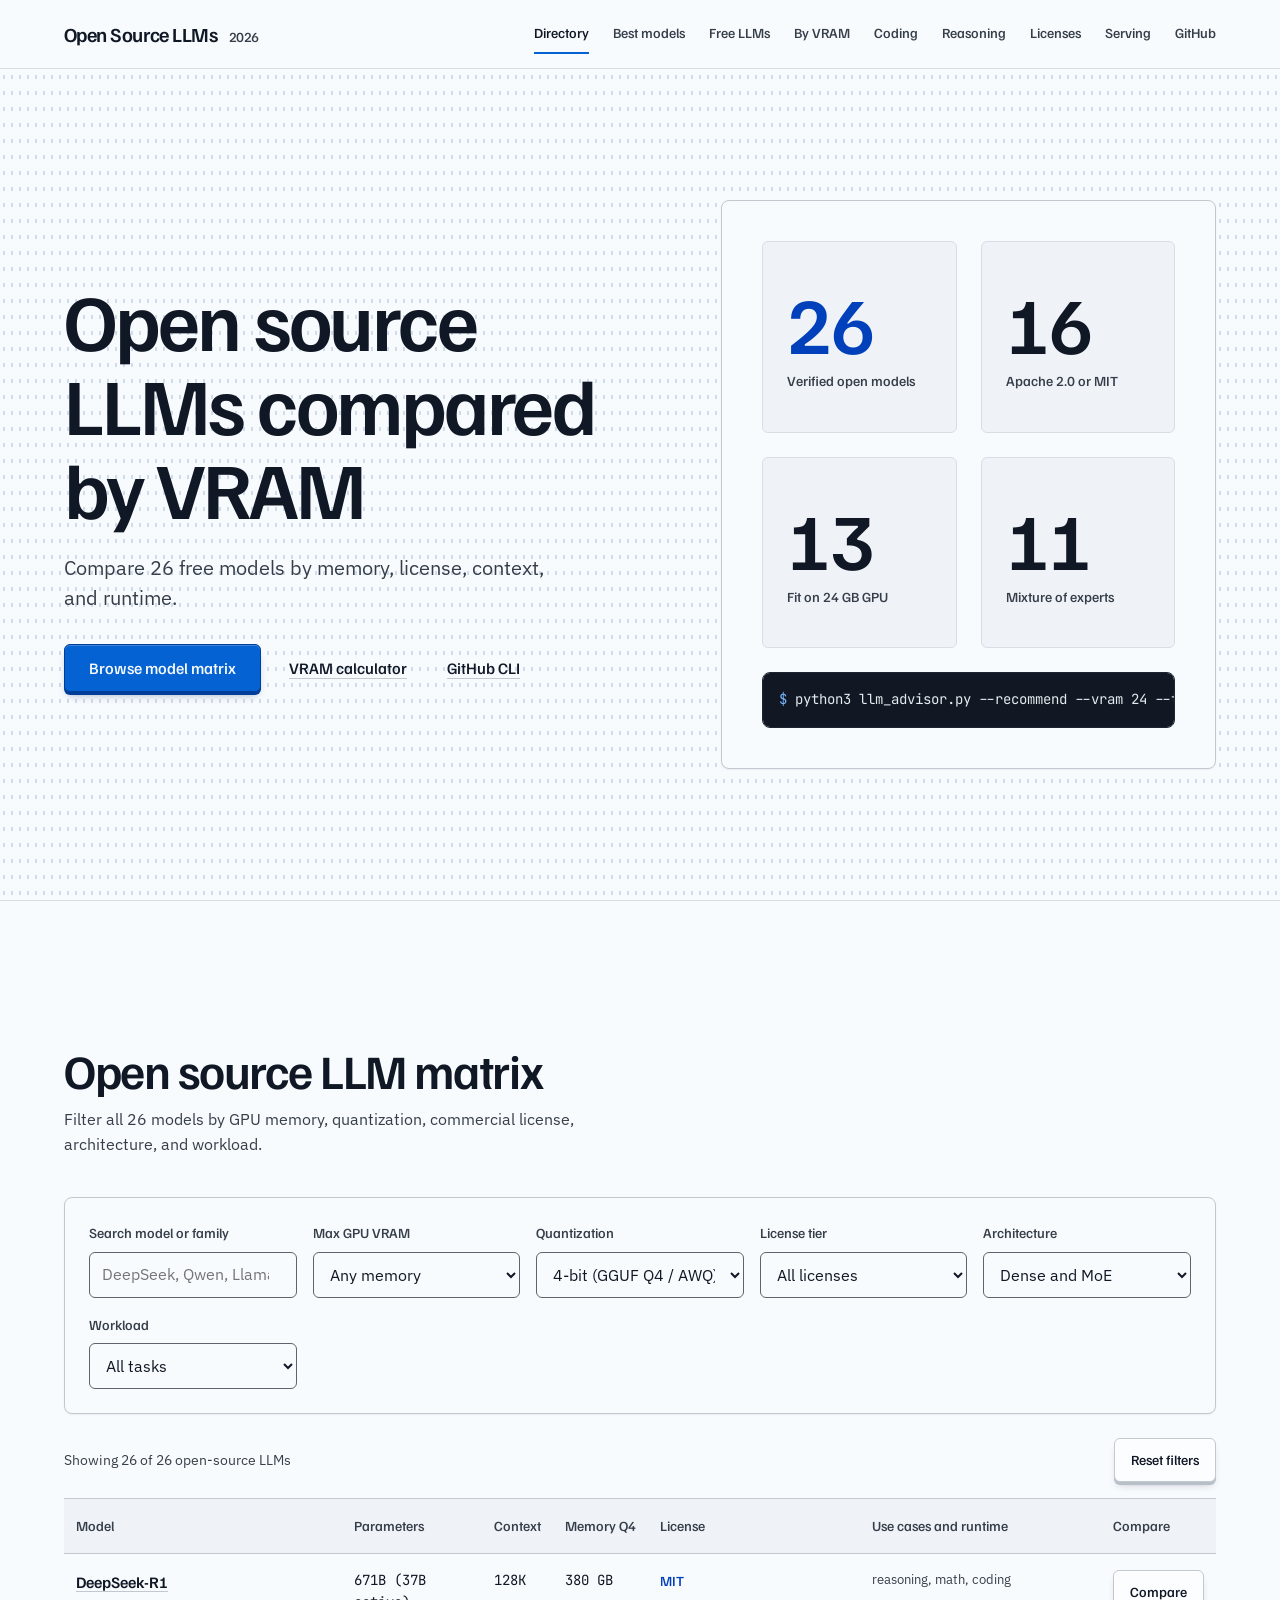
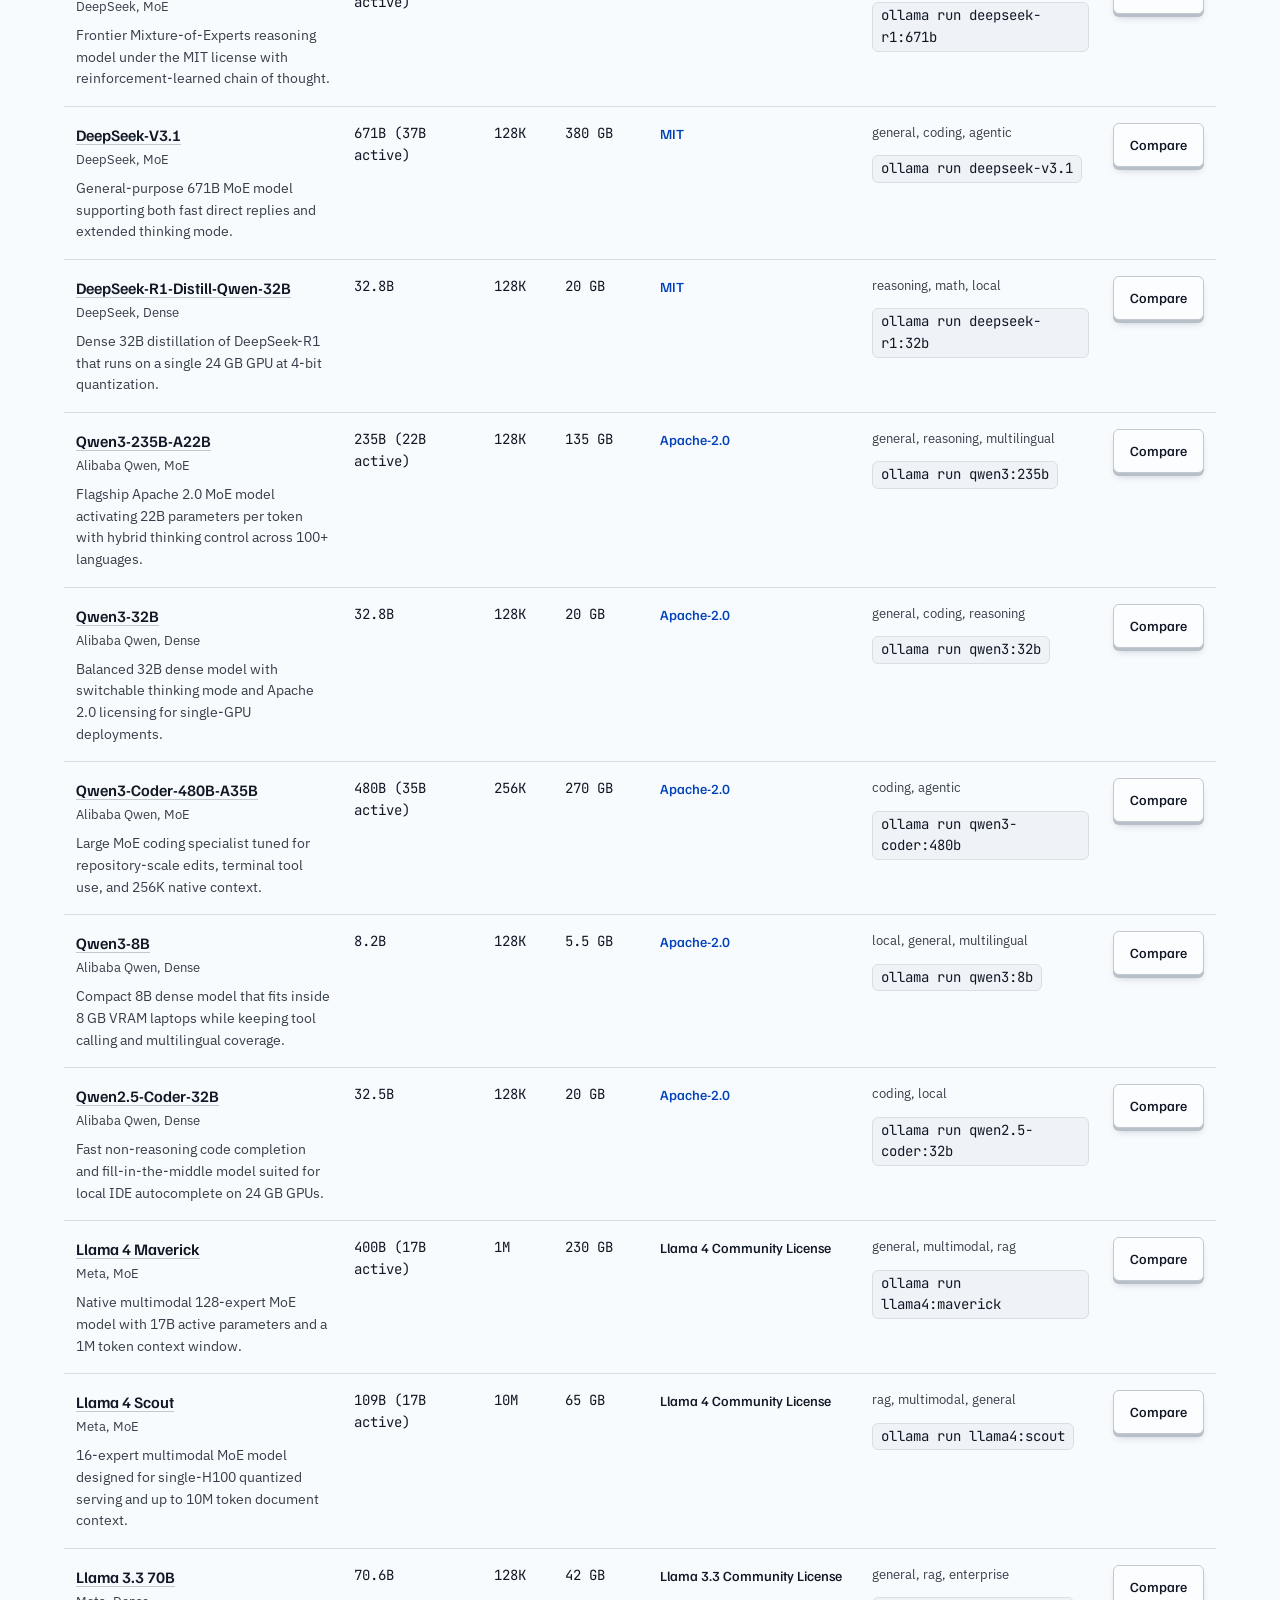
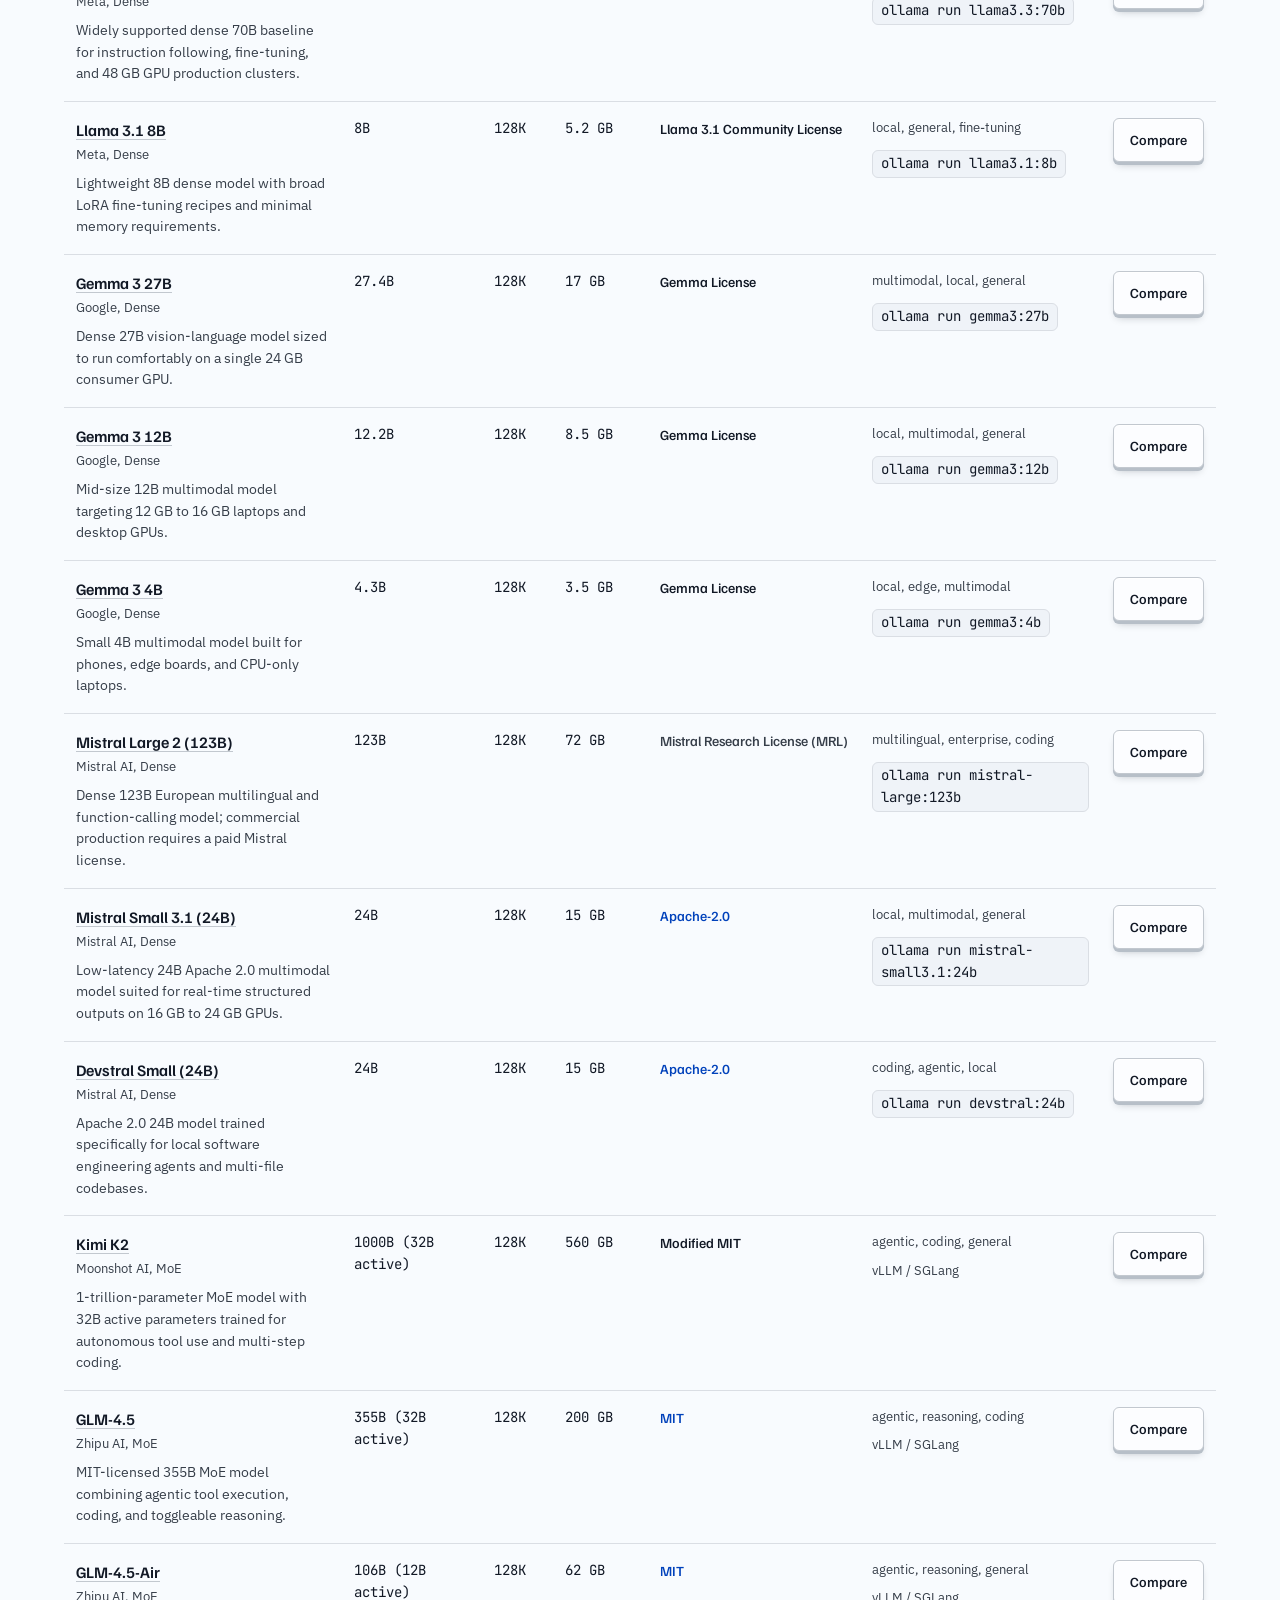
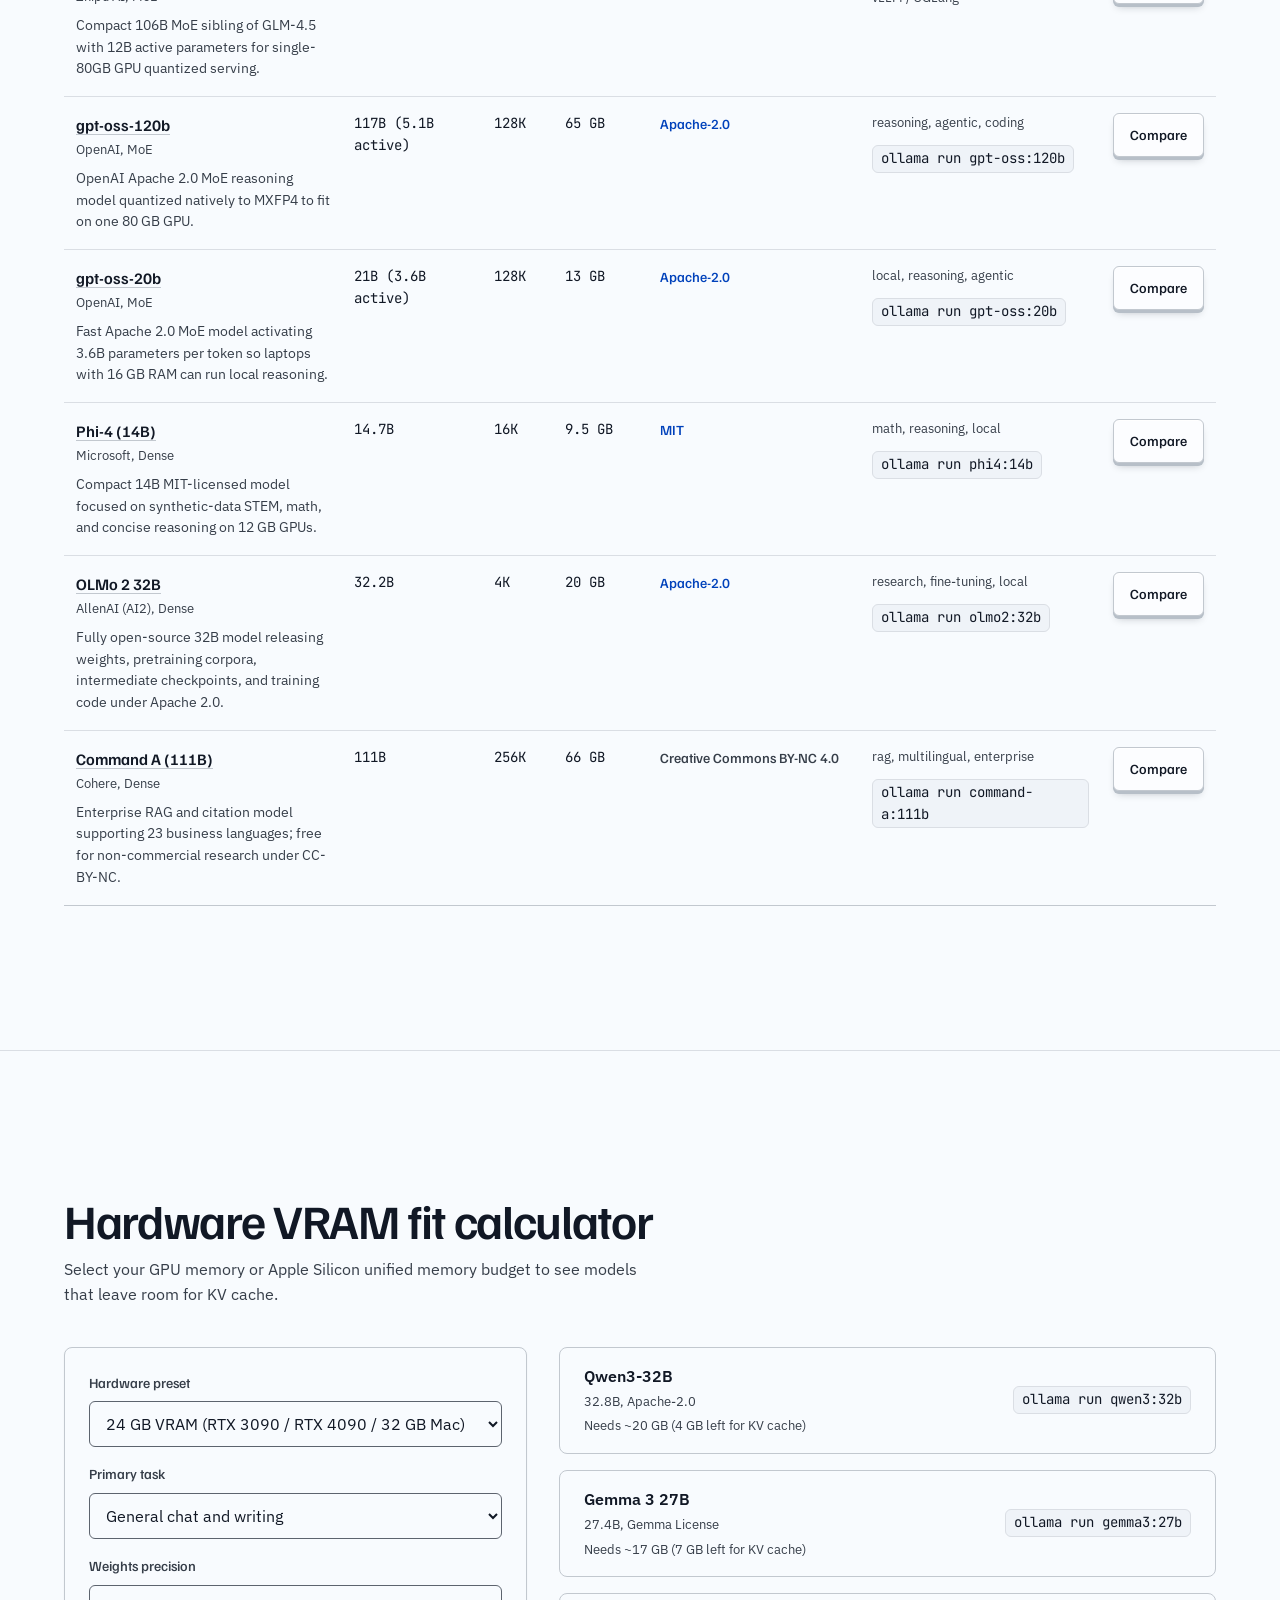
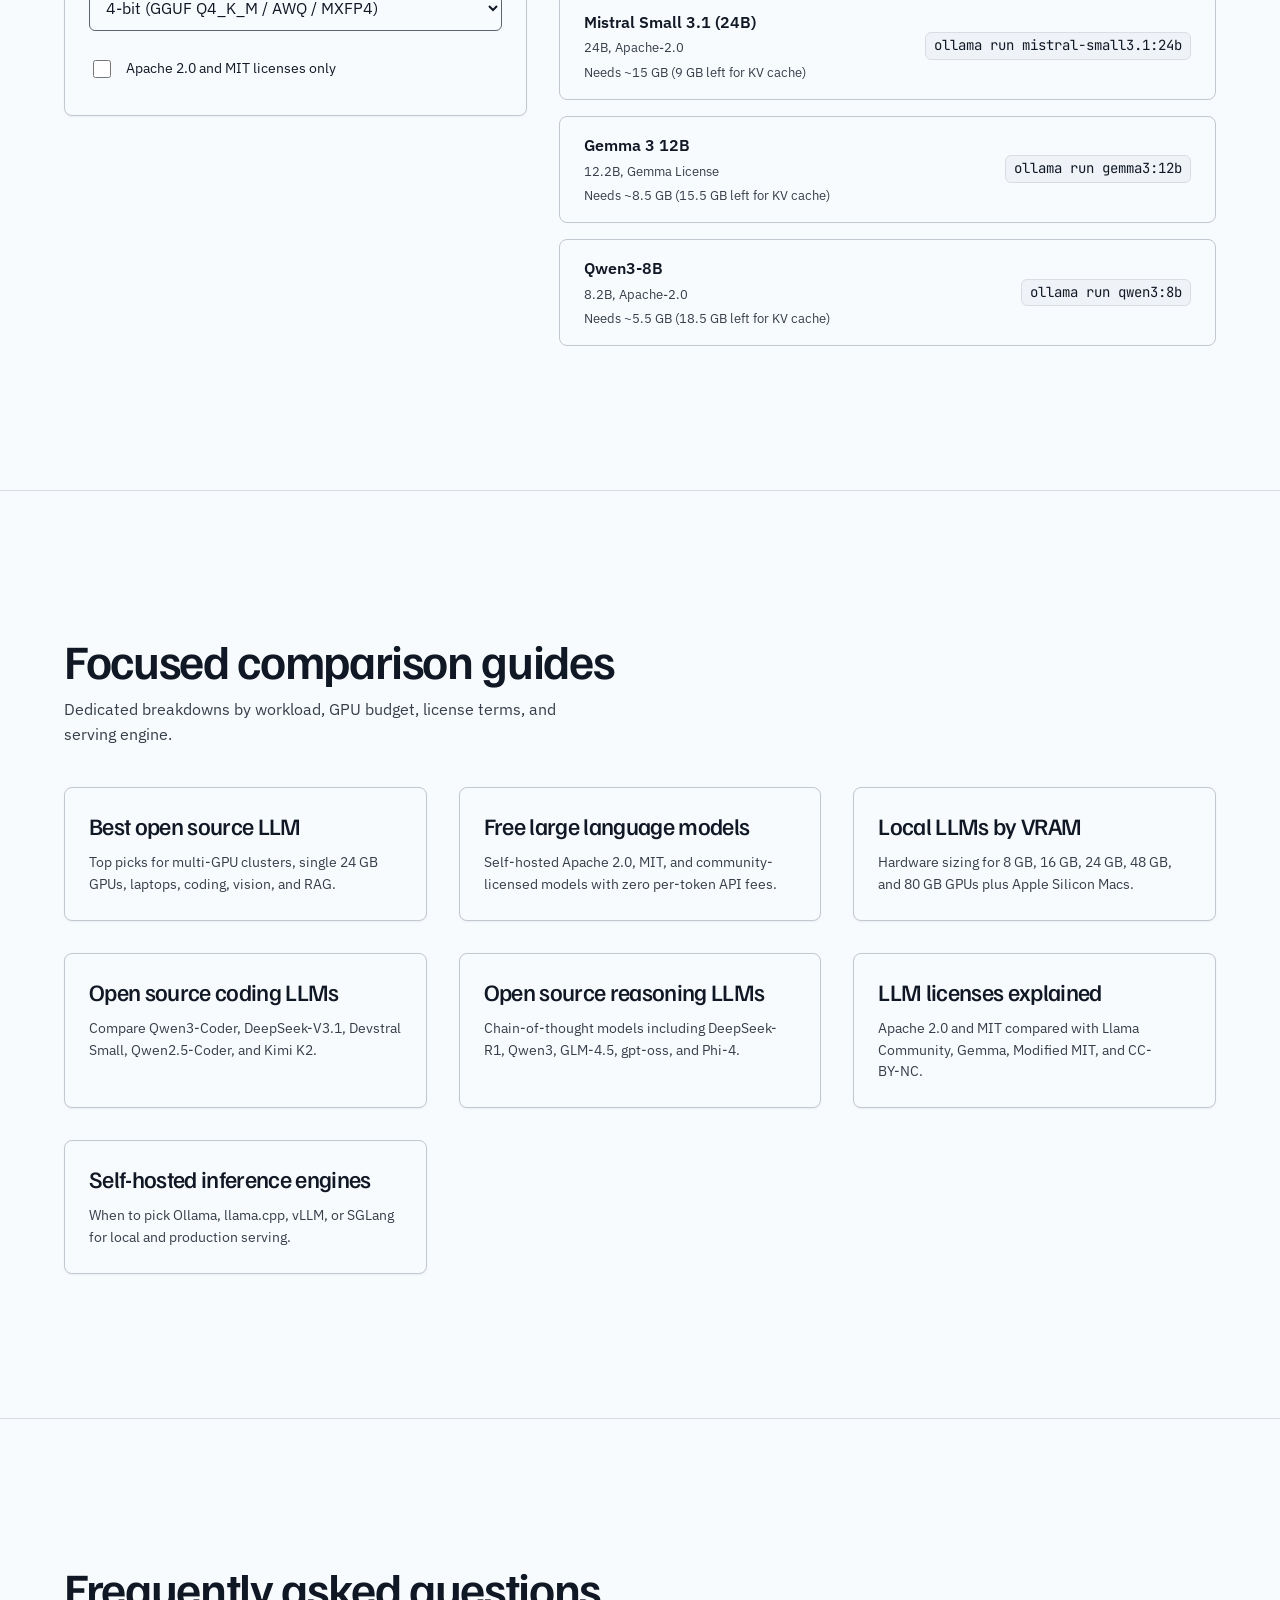
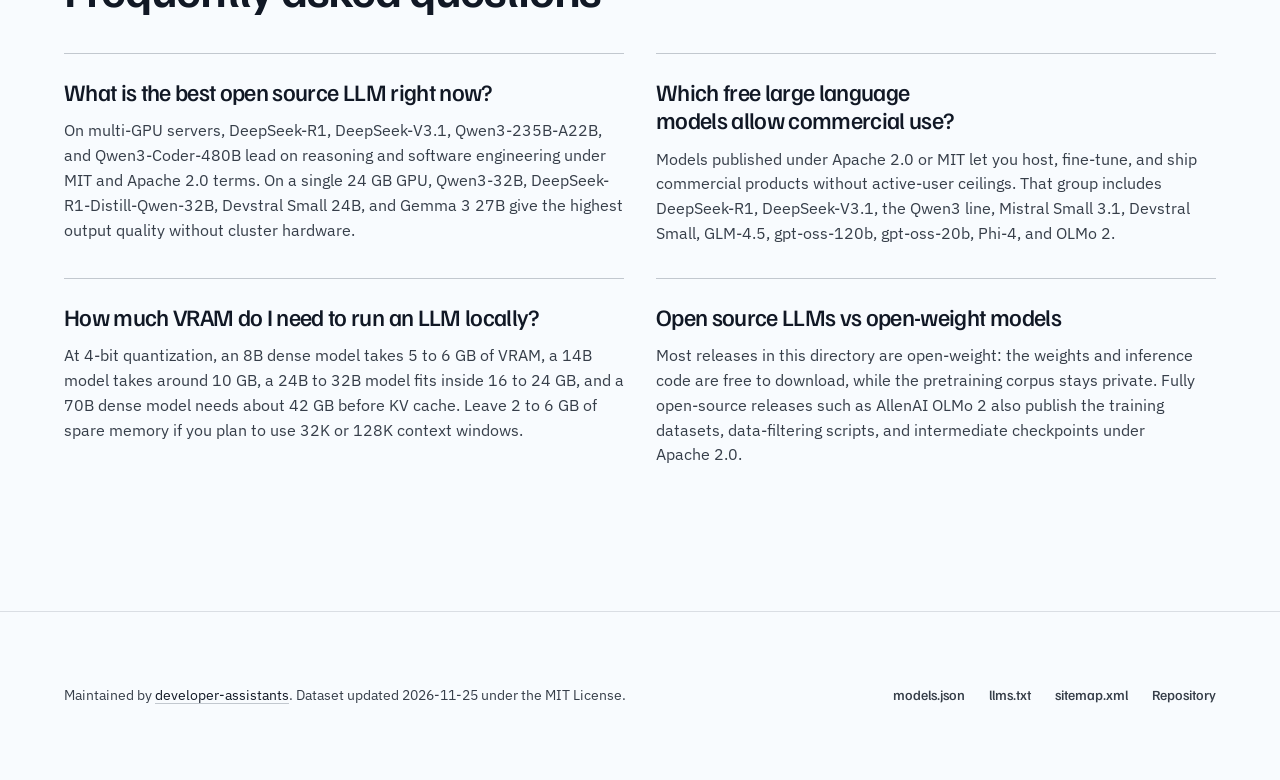
<file: docs/index.html>
<!DOCTYPE html>
<html lang="en">
<head>
  <meta charset="utf-8">
  <meta name="viewport" content="width=device-width, initial-scale=1">
  <meta name="google-site-verification" content="HqgfQrEQATXaycciOAu8GzuJP8BSRHtaR1JrgBtnApU" />
  <title>Open Source LLMs Directory &amp; Comparison (2026) | Free Large Language Models</title>
  <meta name="description" content="Compare 26 open source LLMs and free large language models by VRAM, license, context window, coding, and reasoning. Interactive hardware calculator and Python CLI.">
  <link rel="canonical" href="https://developer-assistants.github.io/open-source-llms/">
  <meta property="og:title" content="Open Source LLMs Directory &amp; Comparison (2026) | Free Large Language Models">
  <meta property="og:description" content="Compare 26 open source LLMs and free large language models by VRAM, license, context window, coding, and reasoning. Interactive hardware calculator and Python CLI.">
  <meta property="og:type" content="website">
  <meta property="og:url" content="https://developer-assistants.github.io/open-source-llms/">
  <meta property="og:image" content="https://developer-assistants.github.io/open-source-llms/assets/preview.svg">
  <meta name="twitter:card" content="summary_large_image">
  <meta name="twitter:title" content="Open Source LLMs Directory &amp; Comparison (2026) | Free Large Language Models">
  <meta name="twitter:description" content="Compare 26 open source LLMs and free large language models by VRAM, license, context window, coding, and reasoning. Interactive hardware calculator and Python CLI.">
  <meta name="twitter:image" content="https://developer-assistants.github.io/open-source-llms/assets/preview.svg">
  <link rel="icon" href="./assets/favicon.svg" type="image/svg+xml">
  <link rel="preconnect" href="https://fonts.googleapis.com">
  <link rel="preconnect" href="https://fonts.gstatic.com" crossorigin>
  <link href="https://fonts.googleapis.com/css2?family=Familjen+Grotesk:wght@500;600&family=IBM+Plex+Sans:wght@400;500&family=JetBrains+Mono:wght@400;500&display=swap" rel="stylesheet">
  <link rel="stylesheet" href="./styles/site.css">
  <script type="application/ld+json">
{
  "@context": "https://schema.org",
  "@graph": [
    {
      "@type": "Dataset",
      "name": "Open Source LLMs Directory (2026)",
      "description": "Structured directory comparing 26 open source LLMs and free large language models by parameter count, VRAM requirement, context window, license, and inference runtime.",
      "url": "https://developer-assistants.github.io/open-source-llms/",
      "license": "https://opensource.org/licenses/MIT",
      "dateModified": "2026-11-25",
      "creator": {
        "@type": "Organization",
        "name": "developer-assistants",
        "url": "https://github.com/developer-assistants"
      }
    },
    {
      "@type": "FAQPage",
      "mainEntity": [
        {
          "@type": "Question",
          "name": "What is the best open source LLM right now?",
          "acceptedAnswer": {
            "@type": "Answer",
            "text": "For multi-GPU reasoning and coding clusters, DeepSeek-R1, DeepSeek-V3.1, Qwen3-235B-A22B, and Qwen3-Coder-480B lead under MIT and Apache 2.0 licenses. For a single 24 GB consumer GPU, Qwen3-32B, DeepSeek-R1-Distill-Qwen-32B, Devstral Small 24B, and Gemma 3 27B give the strongest local performance."
          }
        },
        {
          "@type": "Question",
          "name": "Which free large language models allow unrestricted commercial use?",
          "acceptedAnswer": {
            "@type": "Answer",
            "text": "Models under Apache 2.0 or MIT licenses allow commercial hosting, fine-tuning, and product integration without monthly active user caps. Examples include DeepSeek-R1, DeepSeek-V3.1, Qwen3, Mistral Small 3.1, Devstral Small, GLM-4.5, gpt-oss-120b, gpt-oss-20b, Phi-4, and OLMo 2."
          }
        },
        {
          "@type": "Question",
          "name": "How much VRAM do I need to run an open source LLM locally?",
          "acceptedAnswer": {
            "@type": "Answer",
            "text": "At 4-bit quantization (Q4_K_M or AWQ), an 8B model needs roughly 5 to 6 GB of VRAM, a 14B model needs about 10 GB, a 24B to 32B model fits inside 16 to 24 GB, and a 70B dense model requires around 42 GB plus space for the KV cache."
          }
        },
        {
          "@type": "Question",
          "name": "What is the difference between open source LLMs and open-weight models?",
          "acceptedAnswer": {
            "@type": "Answer",
            "text": "Open-weight models publish downloadable weights and inference code, often under Apache 2.0, MIT, or custom community licenses, without releasing the full pretraining corpus. Truly open-source models like OLMo 2 release weights, training datasets, intermediate checkpoints, and training recipes together."
          }
        }
      ]
    }
  ]
}
  </script>
</head>
<body>
  <header class="site-header">
    <div class="container site-header__inner">
      <a class="brand" href="./index.html">
        <span>Open Source LLMs</span>
        <span class="brand__year">2026</span>
      </a>
      <nav class="nav" aria-label="Primary">
        <a href="./index.html" aria-current="page">Directory</a><a href="./best-open-source-llm.html">Best models</a><a href="./free-large-language-models.html">Free LLMs</a><a href="./local-llms-by-vram.html">By VRAM</a><a href="./open-source-coding-llms.html">Coding</a><a href="./open-source-reasoning-llms.html">Reasoning</a><a href="./open-source-llm-licenses.html">Licenses</a><a href="./self-hosted-llm-inference.html">Serving</a><a href="https://github.com/developer-assistants/open-source-llms" target="_blank" rel="noopener">GitHub</a>
      </nav>
    </div>
  </header>
  <main>
    <section class="hero">
      <div class="container hero__grid">
        <div class="hero__copy">
          <h1>Open source LLMs compared by VRAM</h1>
          <p class="lead">Compare 26 free models by memory, license, context, and runtime.</p>
          <div class="hero__actions">
            <a class="key key--primary" href="#directory">Browse model matrix</a>
            <a class="action-link" href="#vram-calculator">VRAM calculator</a>
            <a class="action-link" href="https://github.com/developer-assistants/open-source-llms" target="_blank" rel="noopener">GitHub CLI</a>
          </div>
        </div>

        <aside class="cut bench" aria-label="Dataset summary">
          <div class="bench__cell">
            <span class="bench__figure bench__figure--accent">26</span>
            <span class="bench__label">Verified open models</span>
          </div>
          <div class="bench__cell">
            <span class="bench__figure">16</span>
            <span class="bench__label">Apache 2.0 or MIT</span>
          </div>
          <div class="bench__cell">
            <span class="bench__figure">13</span>
            <span class="bench__label">Fit on 24 GB GPU</span>
          </div>
          <div class="bench__cell">
            <span class="bench__figure">11</span>
            <span class="bench__label">Mixture of experts</span>
          </div>
          <div class="bench__cell--wide graphite cli-strip">
            <span class="token">$</span> python3 llm_advisor.py --recommend --vram 24 --task coding
          </div>
        </aside>
      </div>
    </section>

    <section class="section" id="directory">
      <div class="container">
        <div class="section-head">
          <h2>Open source LLM matrix</h2>
          <p>Filter all 26 models by GPU memory, quantization, commercial license, architecture, and workload.</p>
        </div>

        <form class="cut filter-bar" onsubmit="return false;">
          <div class="field">
            <label for="filter-search">Search model or family</label>
            <input id="filter-search" type="search" placeholder="DeepSeek, Qwen, Llama, 32B...">
          </div>
          <div class="field">
            <label for="filter-vram">Max GPU VRAM</label>
            <select id="filter-vram">
              <option value="">Any memory</option>
              <option value="8">Up to 8 GB (Laptop)</option>
              <option value="16">Up to 16 GB (RTX 4060 Ti / Mac)</option>
              <option value="24">Up to 24 GB (RTX 3090 / 4090)</option>
              <option value="48">Up to 48 GB (A6000 / L40S)</option>
              <option value="80">Up to 80 GB (A100 / H100)</option>
              <option value="256">Up to 256 GB (Multi-GPU)</option>
            </select>
          </div>
          <div class="field">
            <label for="filter-precision">Quantization</label>
            <select id="filter-precision">
              <option value="q4">4-bit (GGUF Q4 / AWQ)</option>
              <option value="fp16">16-bit (FP16 / BF16)</option>
            </select>
          </div>
          <div class="field">
            <label for="filter-license">License tier</label>
            <select id="filter-license">
              <option value="">All licenses</option>
              <option value="permissive-oss">Apache 2.0 / MIT</option>
              <option value="community-commercial">Community Commercial</option>
              <option value="non-commercial-research">Research / Non-Commercial</option>
            </select>
          </div>
          <div class="field">
            <label for="filter-arch">Architecture</label>
            <select id="filter-arch">
              <option value="">Dense and MoE</option>
              <option value="Dense">Dense</option>
              <option value="MoE">Mixture-of-Experts (MoE)</option>
            </select>
          </div>
          <div class="field">
            <label for="filter-task">Workload</label>
            <select id="filter-task">
              <option value="">All tasks</option>
              <option value="coding">Coding</option>
              <option value="reasoning">Reasoning and math</option>
              <option value="agentic">Agentic tool use</option>
              <option value="local">Local and laptop</option>
              <option value="rag">Long-context RAG</option>
              <option value="vision">Vision and multimodal</option>
              <option value="open_data">Open training data</option>
            </select>
          </div>
        </form>

        <div class="toolbar">
          <span id="result-count">Showing 26 of 26 open-source LLMs</span>
          <button type="button" class="key key--sm" id="filter-reset">Reset filters</button>
        </div>

        <div class="table-wrap">
          <table>
            <thead>
              <tr>
                <th>Model</th>
                <th>Parameters</th>
                <th>Context</th>
                <th>Memory Q4</th>
                <th>License</th>
                <th>Use cases and runtime</th>
                <th>Compare</th>
              </tr>
            </thead>
            <tbody id="models-tbody">
          <tr>
            <td>
              <span class="model-name"><a href="https://huggingface.co/deepseek-ai/DeepSeek-R1" target="_blank" rel="noopener">DeepSeek-R1</a></span>
              <span class="model-meta">DeepSeek, MoE</span>
              <div class="model-summary">Frontier Mixture-of-Experts reasoning model under the MIT license with reinforcement-learned chain of thought.</div>
            </td>
            <td class="mono num">671B (37B active)</td>
            <td class="mono num">128K</td>
            <td class="mono num">380 GB</td>
            <td><span class="status-text status-text--oss">MIT</span></td>
            <td><div class="tag-list">reasoning, math, coding</div><code class="run-cmd">ollama run deepseek-r1:671b</code></td>
            <td><button type="button" class="key key--sm" data-compare-id="deepseek-r1">Compare</button></td>
          </tr>
          <tr>
            <td>
              <span class="model-name"><a href="https://huggingface.co/deepseek-ai/DeepSeek-V3.1" target="_blank" rel="noopener">DeepSeek-V3.1</a></span>
              <span class="model-meta">DeepSeek, MoE</span>
              <div class="model-summary">General-purpose 671B MoE model supporting both fast direct replies and extended thinking mode.</div>
            </td>
            <td class="mono num">671B (37B active)</td>
            <td class="mono num">128K</td>
            <td class="mono num">380 GB</td>
            <td><span class="status-text status-text--oss">MIT</span></td>
            <td><div class="tag-list">general, coding, agentic</div><code class="run-cmd">ollama run deepseek-v3.1</code></td>
            <td><button type="button" class="key key--sm" data-compare-id="deepseek-v3-1">Compare</button></td>
          </tr>
          <tr>
            <td>
              <span class="model-name"><a href="https://huggingface.co/deepseek-ai/DeepSeek-R1-Distill-Qwen-32B" target="_blank" rel="noopener">DeepSeek-R1-Distill-Qwen-32B</a></span>
              <span class="model-meta">DeepSeek, Dense</span>
              <div class="model-summary">Dense 32B distillation of DeepSeek-R1 that runs on a single 24 GB GPU at 4-bit quantization.</div>
            </td>
            <td class="mono num">32.8B</td>
            <td class="mono num">128K</td>
            <td class="mono num">20 GB</td>
            <td><span class="status-text status-text--oss">MIT</span></td>
            <td><div class="tag-list">reasoning, math, local</div><code class="run-cmd">ollama run deepseek-r1:32b</code></td>
            <td><button type="button" class="key key--sm" data-compare-id="deepseek-r1-distill-qwen-32b">Compare</button></td>
          </tr>
          <tr>
            <td>
              <span class="model-name"><a href="https://huggingface.co/Qwen/Qwen3-235B-A22B" target="_blank" rel="noopener">Qwen3-235B-A22B</a></span>
              <span class="model-meta">Alibaba Qwen, MoE</span>
              <div class="model-summary">Flagship Apache 2.0 MoE model activating 22B parameters per token with hybrid thinking control across 100+ languages.</div>
            </td>
            <td class="mono num">235B (22B active)</td>
            <td class="mono num">128K</td>
            <td class="mono num">135 GB</td>
            <td><span class="status-text status-text--oss">Apache-2.0</span></td>
            <td><div class="tag-list">general, reasoning, multilingual</div><code class="run-cmd">ollama run qwen3:235b</code></td>
            <td><button type="button" class="key key--sm" data-compare-id="qwen3-235b-a22b">Compare</button></td>
          </tr>
          <tr>
            <td>
              <span class="model-name"><a href="https://huggingface.co/Qwen/Qwen3-32B" target="_blank" rel="noopener">Qwen3-32B</a></span>
              <span class="model-meta">Alibaba Qwen, Dense</span>
              <div class="model-summary">Balanced 32B dense model with switchable thinking mode and Apache 2.0 licensing for single-GPU deployments.</div>
            </td>
            <td class="mono num">32.8B</td>
            <td class="mono num">128K</td>
            <td class="mono num">20 GB</td>
            <td><span class="status-text status-text--oss">Apache-2.0</span></td>
            <td><div class="tag-list">general, coding, reasoning</div><code class="run-cmd">ollama run qwen3:32b</code></td>
            <td><button type="button" class="key key--sm" data-compare-id="qwen3-32b">Compare</button></td>
          </tr>
          <tr>
            <td>
              <span class="model-name"><a href="https://huggingface.co/Qwen/Qwen3-Coder-480B-A35B-Instruct" target="_blank" rel="noopener">Qwen3-Coder-480B-A35B</a></span>
              <span class="model-meta">Alibaba Qwen, MoE</span>
              <div class="model-summary">Large MoE coding specialist tuned for repository-scale edits, terminal tool use, and 256K native context.</div>
            </td>
            <td class="mono num">480B (35B active)</td>
            <td class="mono num">256K</td>
            <td class="mono num">270 GB</td>
            <td><span class="status-text status-text--oss">Apache-2.0</span></td>
            <td><div class="tag-list">coding, agentic</div><code class="run-cmd">ollama run qwen3-coder:480b</code></td>
            <td><button type="button" class="key key--sm" data-compare-id="qwen3-coder-480b">Compare</button></td>
          </tr>
          <tr>
            <td>
              <span class="model-name"><a href="https://huggingface.co/Qwen/Qwen3-8B" target="_blank" rel="noopener">Qwen3-8B</a></span>
              <span class="model-meta">Alibaba Qwen, Dense</span>
              <div class="model-summary">Compact 8B dense model that fits inside 8 GB VRAM laptops while keeping tool calling and multilingual coverage.</div>
            </td>
            <td class="mono num">8.2B</td>
            <td class="mono num">128K</td>
            <td class="mono num">5.5 GB</td>
            <td><span class="status-text status-text--oss">Apache-2.0</span></td>
            <td><div class="tag-list">local, general, multilingual</div><code class="run-cmd">ollama run qwen3:8b</code></td>
            <td><button type="button" class="key key--sm" data-compare-id="qwen3-8b">Compare</button></td>
          </tr>
          <tr>
            <td>
              <span class="model-name"><a href="https://huggingface.co/Qwen/Qwen2.5-Coder-32B-Instruct" target="_blank" rel="noopener">Qwen2.5-Coder-32B</a></span>
              <span class="model-meta">Alibaba Qwen, Dense</span>
              <div class="model-summary">Fast non-reasoning code completion and fill-in-the-middle model suited for local IDE autocomplete on 24 GB GPUs.</div>
            </td>
            <td class="mono num">32.5B</td>
            <td class="mono num">128K</td>
            <td class="mono num">20 GB</td>
            <td><span class="status-text status-text--oss">Apache-2.0</span></td>
            <td><div class="tag-list">coding, local</div><code class="run-cmd">ollama run qwen2.5-coder:32b</code></td>
            <td><button type="button" class="key key--sm" data-compare-id="qwen2-5-coder-32b">Compare</button></td>
          </tr>
          <tr>
            <td>
              <span class="model-name"><a href="https://huggingface.co/meta-llama/Llama-4-Maverick-17B-128E-Instruct" target="_blank" rel="noopener">Llama 4 Maverick</a></span>
              <span class="model-meta">Meta, MoE</span>
              <div class="model-summary">Native multimodal 128-expert MoE model with 17B active parameters and a 1M token context window.</div>
            </td>
            <td class="mono num">400B (17B active)</td>
            <td class="mono num">1M</td>
            <td class="mono num">230 GB</td>
            <td><span class="status-text status-text--community">Llama 4 Community License</span></td>
            <td><div class="tag-list">general, multimodal, rag</div><code class="run-cmd">ollama run llama4:maverick</code></td>
            <td><button type="button" class="key key--sm" data-compare-id="llama-4-maverick">Compare</button></td>
          </tr>
          <tr>
            <td>
              <span class="model-name"><a href="https://huggingface.co/meta-llama/Llama-4-Scout-17B-16E-Instruct" target="_blank" rel="noopener">Llama 4 Scout</a></span>
              <span class="model-meta">Meta, MoE</span>
              <div class="model-summary">16-expert multimodal MoE model designed for single-H100 quantized serving and up to 10M token document context.</div>
            </td>
            <td class="mono num">109B (17B active)</td>
            <td class="mono num">10M</td>
            <td class="mono num">65 GB</td>
            <td><span class="status-text status-text--community">Llama 4 Community License</span></td>
            <td><div class="tag-list">rag, multimodal, general</div><code class="run-cmd">ollama run llama4:scout</code></td>
            <td><button type="button" class="key key--sm" data-compare-id="llama-4-scout">Compare</button></td>
          </tr>
          <tr>
            <td>
              <span class="model-name"><a href="https://huggingface.co/meta-llama/Llama-3.3-70B-Instruct" target="_blank" rel="noopener">Llama 3.3 70B</a></span>
              <span class="model-meta">Meta, Dense</span>
              <div class="model-summary">Widely supported dense 70B baseline for instruction following, fine-tuning, and 48 GB GPU production clusters.</div>
            </td>
            <td class="mono num">70.6B</td>
            <td class="mono num">128K</td>
            <td class="mono num">42 GB</td>
            <td><span class="status-text status-text--community">Llama 3.3 Community License</span></td>
            <td><div class="tag-list">general, rag, enterprise</div><code class="run-cmd">ollama run llama3.3:70b</code></td>
            <td><button type="button" class="key key--sm" data-compare-id="llama-3-3-70b">Compare</button></td>
          </tr>
          <tr>
            <td>
              <span class="model-name"><a href="https://huggingface.co/meta-llama/Llama-3.1-8B-Instruct" target="_blank" rel="noopener">Llama 3.1 8B</a></span>
              <span class="model-meta">Meta, Dense</span>
              <div class="model-summary">Lightweight 8B dense model with broad LoRA fine-tuning recipes and minimal memory requirements.</div>
            </td>
            <td class="mono num">8B</td>
            <td class="mono num">128K</td>
            <td class="mono num">5.2 GB</td>
            <td><span class="status-text status-text--community">Llama 3.1 Community License</span></td>
            <td><div class="tag-list">local, general, fine-tuning</div><code class="run-cmd">ollama run llama3.1:8b</code></td>
            <td><button type="button" class="key key--sm" data-compare-id="llama-3-1-8b">Compare</button></td>
          </tr>
          <tr>
            <td>
              <span class="model-name"><a href="https://huggingface.co/google/gemma-3-27b-it" target="_blank" rel="noopener">Gemma 3 27B</a></span>
              <span class="model-meta">Google, Dense</span>
              <div class="model-summary">Dense 27B vision-language model sized to run comfortably on a single 24 GB consumer GPU.</div>
            </td>
            <td class="mono num">27.4B</td>
            <td class="mono num">128K</td>
            <td class="mono num">17 GB</td>
            <td><span class="status-text status-text--community">Gemma License</span></td>
            <td><div class="tag-list">multimodal, local, general</div><code class="run-cmd">ollama run gemma3:27b</code></td>
            <td><button type="button" class="key key--sm" data-compare-id="gemma-3-27b">Compare</button></td>
          </tr>
          <tr>
            <td>
              <span class="model-name"><a href="https://huggingface.co/google/gemma-3-12b-it" target="_blank" rel="noopener">Gemma 3 12B</a></span>
              <span class="model-meta">Google, Dense</span>
              <div class="model-summary">Mid-size 12B multimodal model targeting 12 GB to 16 GB laptops and desktop GPUs.</div>
            </td>
            <td class="mono num">12.2B</td>
            <td class="mono num">128K</td>
            <td class="mono num">8.5 GB</td>
            <td><span class="status-text status-text--community">Gemma License</span></td>
            <td><div class="tag-list">local, multimodal, general</div><code class="run-cmd">ollama run gemma3:12b</code></td>
            <td><button type="button" class="key key--sm" data-compare-id="gemma-3-12b">Compare</button></td>
          </tr>
          <tr>
            <td>
              <span class="model-name"><a href="https://huggingface.co/google/gemma-3-4b-it" target="_blank" rel="noopener">Gemma 3 4B</a></span>
              <span class="model-meta">Google, Dense</span>
              <div class="model-summary">Small 4B multimodal model built for phones, edge boards, and CPU-only laptops.</div>
            </td>
            <td class="mono num">4.3B</td>
            <td class="mono num">128K</td>
            <td class="mono num">3.5 GB</td>
            <td><span class="status-text status-text--community">Gemma License</span></td>
            <td><div class="tag-list">local, edge, multimodal</div><code class="run-cmd">ollama run gemma3:4b</code></td>
            <td><button type="button" class="key key--sm" data-compare-id="gemma-3-4b">Compare</button></td>
          </tr>
          <tr>
            <td>
              <span class="model-name"><a href="https://huggingface.co/mistralai/Mistral-Large-Instruct-2411" target="_blank" rel="noopener">Mistral Large 2 (123B)</a></span>
              <span class="model-meta">Mistral AI, Dense</span>
              <div class="model-summary">Dense 123B European multilingual and function-calling model; commercial production requires a paid Mistral license.</div>
            </td>
            <td class="mono num">123B</td>
            <td class="mono num">128K</td>
            <td class="mono num">72 GB</td>
            <td><span class="status-text status-text--research">Mistral Research License (MRL)</span></td>
            <td><div class="tag-list">multilingual, enterprise, coding</div><code class="run-cmd">ollama run mistral-large:123b</code></td>
            <td><button type="button" class="key key--sm" data-compare-id="mistral-large-2">Compare</button></td>
          </tr>
          <tr>
            <td>
              <span class="model-name"><a href="https://huggingface.co/mistralai/Mistral-Small-3.1-24B-Instruct-2503" target="_blank" rel="noopener">Mistral Small 3.1 (24B)</a></span>
              <span class="model-meta">Mistral AI, Dense</span>
              <div class="model-summary">Low-latency 24B Apache 2.0 multimodal model suited for real-time structured outputs on 16 GB to 24 GB GPUs.</div>
            </td>
            <td class="mono num">24B</td>
            <td class="mono num">128K</td>
            <td class="mono num">15 GB</td>
            <td><span class="status-text status-text--oss">Apache-2.0</span></td>
            <td><div class="tag-list">local, multimodal, general</div><code class="run-cmd">ollama run mistral-small3.1:24b</code></td>
            <td><button type="button" class="key key--sm" data-compare-id="mistral-small-3-1">Compare</button></td>
          </tr>
          <tr>
            <td>
              <span class="model-name"><a href="https://huggingface.co/mistralai/Devstral-Small-2505" target="_blank" rel="noopener">Devstral Small (24B)</a></span>
              <span class="model-meta">Mistral AI, Dense</span>
              <div class="model-summary">Apache 2.0 24B model trained specifically for local software engineering agents and multi-file codebases.</div>
            </td>
            <td class="mono num">24B</td>
            <td class="mono num">128K</td>
            <td class="mono num">15 GB</td>
            <td><span class="status-text status-text--oss">Apache-2.0</span></td>
            <td><div class="tag-list">coding, agentic, local</div><code class="run-cmd">ollama run devstral:24b</code></td>
            <td><button type="button" class="key key--sm" data-compare-id="devstral-small">Compare</button></td>
          </tr>
          <tr>
            <td>
              <span class="model-name"><a href="https://huggingface.co/moonshotai/Kimi-K2-Instruct" target="_blank" rel="noopener">Kimi K2</a></span>
              <span class="model-meta">Moonshot AI, MoE</span>
              <div class="model-summary">1-trillion-parameter MoE model with 32B active parameters trained for autonomous tool use and multi-step coding.</div>
            </td>
            <td class="mono num">1000B (32B active)</td>
            <td class="mono num">128K</td>
            <td class="mono num">560 GB</td>
            <td><span class="status-text status-text--community">Modified MIT</span></td>
            <td><div class="tag-list">agentic, coding, general</div><span class="model-meta">vLLM / SGLang</span></td>
            <td><button type="button" class="key key--sm" data-compare-id="kimi-k2">Compare</button></td>
          </tr>
          <tr>
            <td>
              <span class="model-name"><a href="https://huggingface.co/zai-org/GLM-4.5" target="_blank" rel="noopener">GLM-4.5</a></span>
              <span class="model-meta">Zhipu AI, MoE</span>
              <div class="model-summary">MIT-licensed 355B MoE model combining agentic tool execution, coding, and toggleable reasoning.</div>
            </td>
            <td class="mono num">355B (32B active)</td>
            <td class="mono num">128K</td>
            <td class="mono num">200 GB</td>
            <td><span class="status-text status-text--oss">MIT</span></td>
            <td><div class="tag-list">agentic, reasoning, coding</div><span class="model-meta">vLLM / SGLang</span></td>
            <td><button type="button" class="key key--sm" data-compare-id="glm-4-5">Compare</button></td>
          </tr>
          <tr>
            <td>
              <span class="model-name"><a href="https://huggingface.co/zai-org/GLM-4.5-Air" target="_blank" rel="noopener">GLM-4.5-Air</a></span>
              <span class="model-meta">Zhipu AI, MoE</span>
              <div class="model-summary">Compact 106B MoE sibling of GLM-4.5 with 12B active parameters for single-80GB GPU quantized serving.</div>
            </td>
            <td class="mono num">106B (12B active)</td>
            <td class="mono num">128K</td>
            <td class="mono num">62 GB</td>
            <td><span class="status-text status-text--oss">MIT</span></td>
            <td><div class="tag-list">agentic, reasoning, general</div><span class="model-meta">vLLM / SGLang</span></td>
            <td><button type="button" class="key key--sm" data-compare-id="glm-4-5-air">Compare</button></td>
          </tr>
          <tr>
            <td>
              <span class="model-name"><a href="https://huggingface.co/openai/gpt-oss-120b" target="_blank" rel="noopener">gpt-oss-120b</a></span>
              <span class="model-meta">OpenAI, MoE</span>
              <div class="model-summary">OpenAI Apache 2.0 MoE reasoning model quantized natively to MXFP4 to fit on one 80 GB GPU.</div>
            </td>
            <td class="mono num">117B (5.1B active)</td>
            <td class="mono num">128K</td>
            <td class="mono num">65 GB</td>
            <td><span class="status-text status-text--oss">Apache-2.0</span></td>
            <td><div class="tag-list">reasoning, agentic, coding</div><code class="run-cmd">ollama run gpt-oss:120b</code></td>
            <td><button type="button" class="key key--sm" data-compare-id="gpt-oss-120b">Compare</button></td>
          </tr>
          <tr>
            <td>
              <span class="model-name"><a href="https://huggingface.co/openai/gpt-oss-20b" target="_blank" rel="noopener">gpt-oss-20b</a></span>
              <span class="model-meta">OpenAI, MoE</span>
              <div class="model-summary">Fast Apache 2.0 MoE model activating 3.6B parameters per token so laptops with 16 GB RAM can run local reasoning.</div>
            </td>
            <td class="mono num">21B (3.6B active)</td>
            <td class="mono num">128K</td>
            <td class="mono num">13 GB</td>
            <td><span class="status-text status-text--oss">Apache-2.0</span></td>
            <td><div class="tag-list">local, reasoning, agentic</div><code class="run-cmd">ollama run gpt-oss:20b</code></td>
            <td><button type="button" class="key key--sm" data-compare-id="gpt-oss-20b">Compare</button></td>
          </tr>
          <tr>
            <td>
              <span class="model-name"><a href="https://huggingface.co/microsoft/phi-4" target="_blank" rel="noopener">Phi-4 (14B)</a></span>
              <span class="model-meta">Microsoft, Dense</span>
              <div class="model-summary">Compact 14B MIT-licensed model focused on synthetic-data STEM, math, and concise reasoning on 12 GB GPUs.</div>
            </td>
            <td class="mono num">14.7B</td>
            <td class="mono num">16K</td>
            <td class="mono num">9.5 GB</td>
            <td><span class="status-text status-text--oss">MIT</span></td>
            <td><div class="tag-list">math, reasoning, local</div><code class="run-cmd">ollama run phi4:14b</code></td>
            <td><button type="button" class="key key--sm" data-compare-id="phi-4-14b">Compare</button></td>
          </tr>
          <tr>
            <td>
              <span class="model-name"><a href="https://huggingface.co/allenai/OLMo-2-0325-32B-Instruct" target="_blank" rel="noopener">OLMo 2 32B</a></span>
              <span class="model-meta">AllenAI (AI2), Dense</span>
              <div class="model-summary">Fully open-source 32B model releasing weights, pretraining corpora, intermediate checkpoints, and training code under Apache 2.0.</div>
            </td>
            <td class="mono num">32.2B</td>
            <td class="mono num">4K</td>
            <td class="mono num">20 GB</td>
            <td><span class="status-text status-text--oss">Apache-2.0</span></td>
            <td><div class="tag-list">research, fine-tuning, local</div><code class="run-cmd">ollama run olmo2:32b</code></td>
            <td><button type="button" class="key key--sm" data-compare-id="olmo-2-32b">Compare</button></td>
          </tr>
          <tr>
            <td>
              <span class="model-name"><a href="https://huggingface.co/CohereForAI/c4ai-command-a-03-2025" target="_blank" rel="noopener">Command A (111B)</a></span>
              <span class="model-meta">Cohere, Dense</span>
              <div class="model-summary">Enterprise RAG and citation model supporting 23 business languages; free for non-commercial research under CC-BY-NC.</div>
            </td>
            <td class="mono num">111B</td>
            <td class="mono num">256K</td>
            <td class="mono num">66 GB</td>
            <td><span class="status-text status-text--research">Creative Commons BY-NC 4.0</span></td>
            <td><div class="tag-list">rag, multilingual, enterprise</div><code class="run-cmd">ollama run command-a:111b</code></td>
            <td><button type="button" class="key key--sm" data-compare-id="command-a-111b">Compare</button></td>
          </tr>
            </tbody>
          </table>
        </div>

        <div class="cut compare-tray" id="compare-tray" aria-live="polite">
          <div class="compare-tray__head">
            <h3>Side-by-side comparison</h3>
            <button type="button" class="key key--sm" id="clear-compare">Clear selection</button>
          </div>
          <div class="table-wrap">
            <table id="compare-table"></table>
          </div>
        </div>
      </div>
    </section>

    <section class="section" id="vram-calculator">
      <div class="container">
        <div class="section-head">
          <h2>Hardware VRAM fit calculator</h2>
          <p>Select your GPU memory or Apple Silicon unified memory budget to see models that leave room for KV cache.</p>
        </div>
        <div class="calc-grid">
          <div class="cut card">
            <div class="field" style="margin-bottom:var(--space-md)">
              <label for="calc-hardware">Hardware preset</label>
              <select id="calc-hardware">
                <option value="8">8 GB VRAM (RTX 4060 / 16 GB laptop)</option>
                <option value="16">16 GB VRAM (RTX 4060 Ti / 24 GB Mac)</option>
                <option value="24" selected>24 GB VRAM (RTX 3090 / RTX 4090 / 32 GB Mac)</option>
                <option value="48">48 GB VRAM (A6000 / L40S / 64 GB Mac)</option>
                <option value="80">80 GB VRAM (A100 / H100 / 128 GB Mac)</option>
                <option value="320">4x 80 GB H100 (320 GB cluster)</option>
                <option value="640">8x 80 GB H100 (640 GB cluster)</option>
              </select>
            </div>
            <div class="field" style="margin-bottom:var(--space-md)">
              <label for="calc-task">Primary task</label>
              <select id="calc-task">
                <option value="general">General chat and writing</option>
                <option value="coding">Coding and IDE agents</option>
                <option value="reasoning">Reasoning and math</option>
                <option value="agentic">Tool calling and agents</option>
                <option value="rag">Document RAG</option>
                <option value="multimodal">Vision and images</option>
              </select>
            </div>
            <div class="field" style="margin-bottom:var(--space-md)">
              <label for="calc-precision">Weights precision</label>
              <select id="calc-precision">
                <option value="q4" selected>4-bit (GGUF Q4_K_M / AWQ / MXFP4)</option>
                <option value="fp16">16-bit (FP16 / BF16)</option>
              </select>
            </div>
            <label class="check-row">
              <input id="calc-permissive" type="checkbox">
              Apache 2.0 and MIT licenses only
            </label>
          </div>
          <div class="calc-results" id="calc-output">
            <div class="calc-item">
              <div>
                <strong>Qwen3-32B</strong>
                <span class="calc-item__meta">32.8B, Apache-2.0</span>
                <span class="calc-item__meta">Needs ~20 GB (4 GB left for KV cache)</span>
              </div>
              <code>ollama run qwen3:32b</code>
            </div>
            <div class="calc-item">
              <div>
                <strong>Gemma 3 27B</strong>
                <span class="calc-item__meta">27.4B, Gemma License</span>
                <span class="calc-item__meta">Needs ~17 GB (7 GB left for KV cache)</span>
              </div>
              <code>ollama run gemma3:27b</code>
            </div>
            <div class="calc-item">
              <div>
                <strong>Devstral Small (24B)</strong>
                <span class="calc-item__meta">24B, Apache-2.0</span>
                <span class="calc-item__meta">Needs ~15 GB (9 GB left for KV cache)</span>
              </div>
              <code>ollama run devstral:24b</code>
            </div>
          </div>
        </div>
      </div>
    </section>

    <section class="section">
      <div class="container">
        <div class="section-head">
          <h2>Focused comparison guides</h2>
          <p>Dedicated breakdowns by workload, GPU budget, license terms, and serving engine.</p>
        </div>
        <div class="cluster-grid">
          <a class="cut cluster-card" href="./best-open-source-llm.html">
            <h3>Best open source LLM</h3>
            <p>Top picks for multi-GPU clusters, single 24 GB GPUs, laptops, coding, vision, and RAG.</p>
          </a>
          <a class="cut cluster-card" href="./free-large-language-models.html">
            <h3>Free large language models</h3>
            <p>Self-hosted Apache 2.0, MIT, and community-licensed models with zero per-token API fees.</p>
          </a>
          <a class="cut cluster-card" href="./local-llms-by-vram.html">
            <h3>Local LLMs by VRAM</h3>
            <p>Hardware sizing for 8 GB, 16 GB, 24 GB, 48 GB, and 80 GB GPUs plus Apple Silicon Macs.</p>
          </a>
          <a class="cut cluster-card" href="./open-source-coding-llms.html">
            <h3>Open source coding LLMs</h3>
            <p>Compare Qwen3-Coder, DeepSeek-V3.1, Devstral Small, Qwen2.5-Coder, and Kimi K2.</p>
          </a>
          <a class="cut cluster-card" href="./open-source-reasoning-llms.html">
            <h3>Open source reasoning LLMs</h3>
            <p>Chain-of-thought models including DeepSeek-R1, Qwen3, GLM-4.5, gpt-oss, and Phi-4.</p>
          </a>
          <a class="cut cluster-card" href="./open-source-llm-licenses.html">
            <h3>LLM licenses explained</h3>
            <p>Apache 2.0 and MIT compared with Llama Community, Gemma, Modified MIT, and CC-BY-NC.</p>
          </a>
          <a class="cut cluster-card" href="./self-hosted-llm-inference.html">
            <h3>Self-hosted inference engines</h3>
            <p>When to pick Ollama, llama.cpp, vLLM, or SGLang for local and production serving.</p>
          </a>
        </div>
      </div>
    </section>

    <section class="section">
      <div class="container">
        <div class="section-head">
          <h2>Frequently asked questions</h2>
        </div>
        <div class="faq-list">
          <div class="faq-item">
            <h3>What is the best open source LLM right now?</h3>
            <p>On multi-GPU servers, DeepSeek-R1, DeepSeek-V3.1, Qwen3-235B-A22B, and Qwen3-Coder-480B lead on reasoning and software engineering under MIT and Apache 2.0 terms. On a single 24 GB GPU, Qwen3-32B, DeepSeek-R1-Distill-Qwen-32B, Devstral Small 24B, and Gemma 3 27B give the highest output quality without cluster hardware.</p>
          </div>
          <div class="faq-item">
            <h3>Which free large language models allow commercial use?</h3>
            <p>Models published under Apache 2.0 or MIT let you host, fine-tune, and ship commercial products without active-user ceilings. That group includes DeepSeek-R1, DeepSeek-V3.1, the Qwen3 line, Mistral Small 3.1, Devstral Small, GLM-4.5, gpt-oss-120b, gpt-oss-20b, Phi-4, and OLMo 2.</p>
          </div>
          <div class="faq-item">
            <h3>How much VRAM do I need to run an LLM locally?</h3>
            <p>At 4-bit quantization, an 8B dense model takes 5 to 6 GB of VRAM, a 14B model takes around 10 GB, a 24B to 32B model fits inside 16 to 24 GB, and a 70B dense model needs about 42 GB before KV cache. Leave 2 to 6 GB of spare memory if you plan to use 32K or 128K context windows.</p>
          </div>
          <div class="faq-item">
            <h3>Open source LLMs vs open-weight models</h3>
            <p>Most releases in this directory are open-weight: the weights and inference code are free to download, while the pretraining corpus stays private. Fully open-source releases such as AllenAI OLMo 2 also publish the training datasets, data-filtering scripts, and intermediate checkpoints under Apache 2.0.</p>
          </div>
        </div>
      </div>
    </section>
  </main>
  <footer class="site-footer">
    <div class="container site-footer__inner">
      <div>
        Maintained by <a href="https://github.com/developer-assistants">developer-assistants</a>.
        Dataset updated 2026-11-25 under the MIT License.
      </div>
      <div class="nav">
        <a href="./models.json">models.json</a>
        <a href="./llms.txt">llms.txt</a>
        <a href="./sitemap.xml">sitemap.xml</a>
        <a href="https://github.com/developer-assistants/open-source-llms">Repository</a>
      </div>
    </div>
  </footer>
  <script src="./app.js" defer></script>
</body>
</html>
</file>
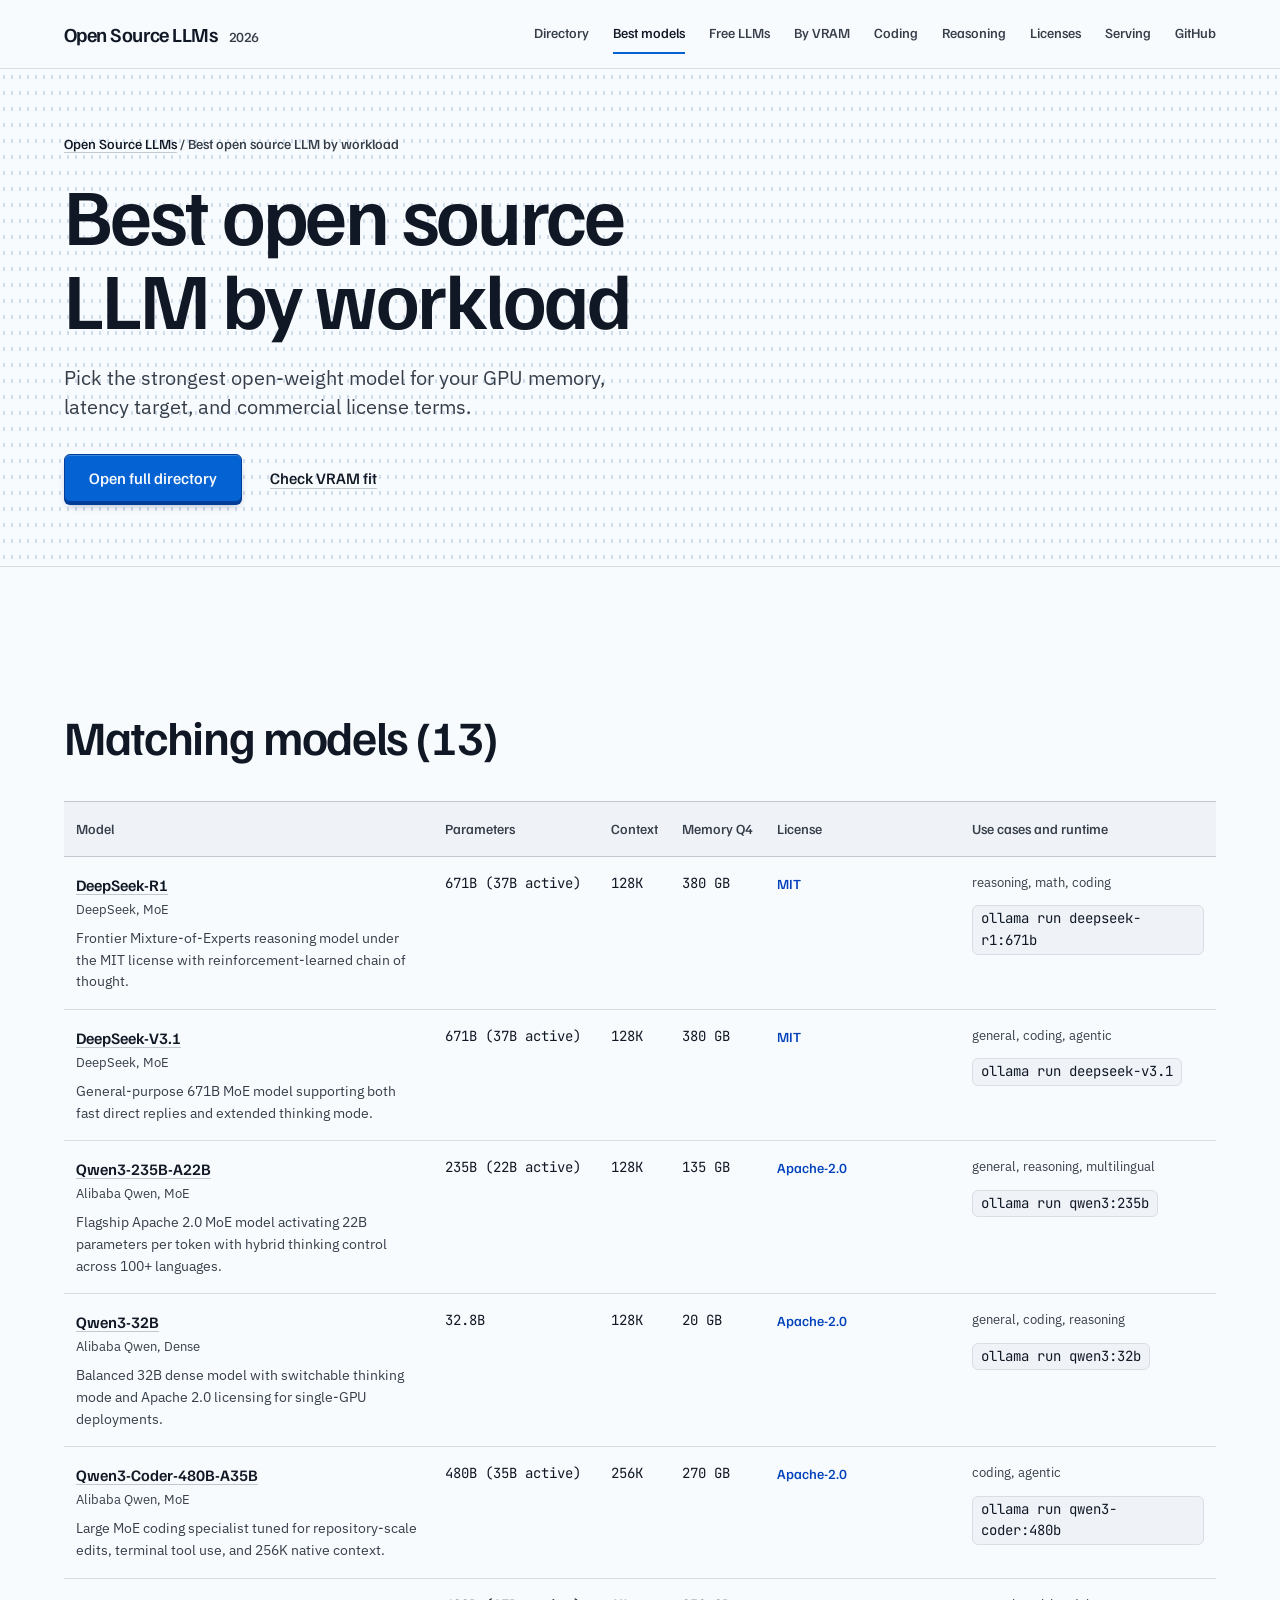
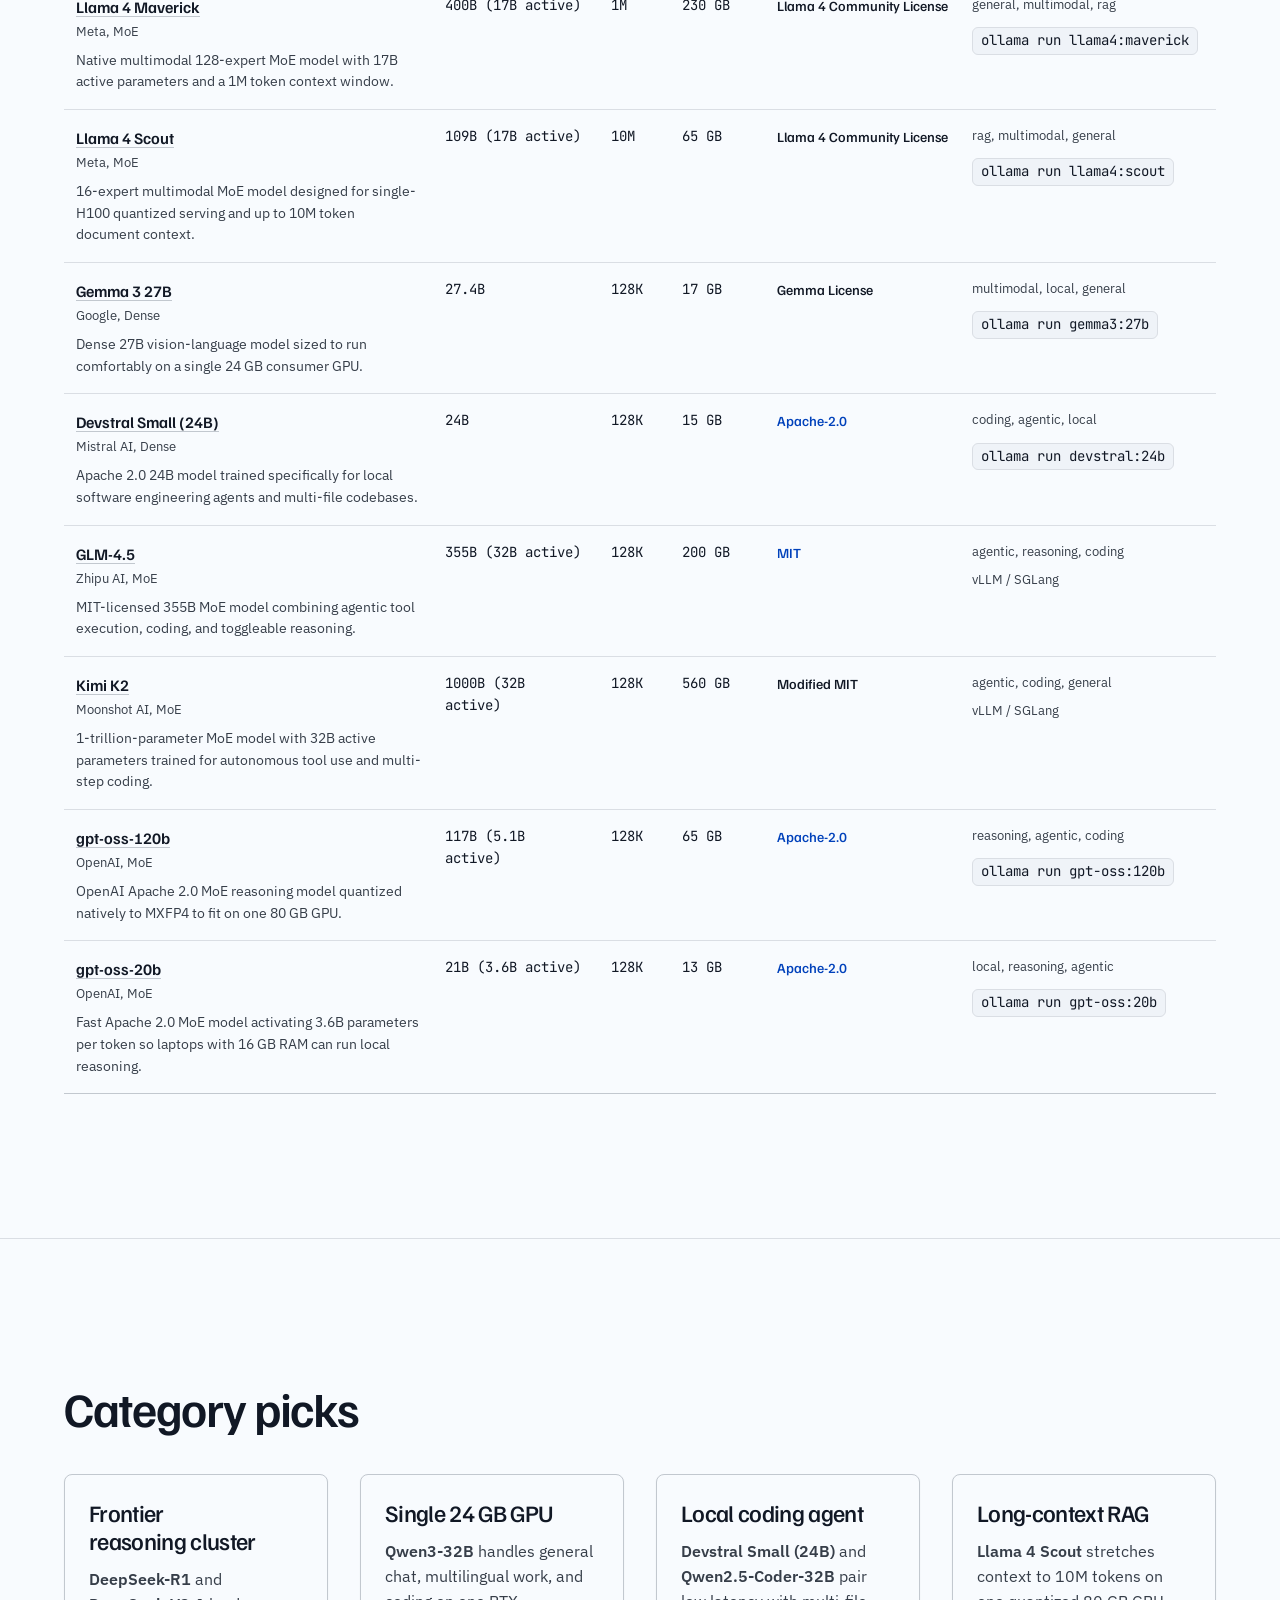
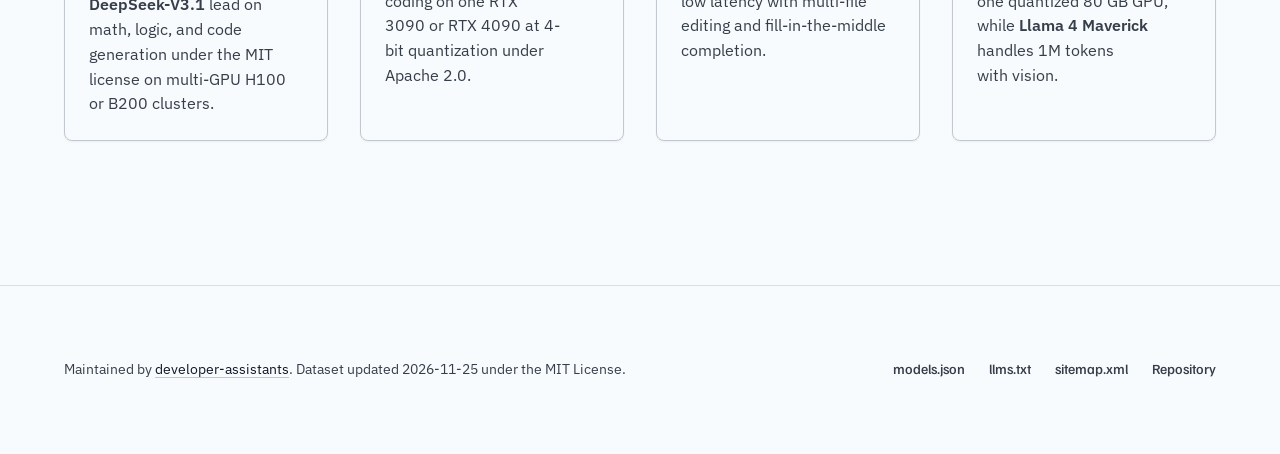
<file: docs/best-open-source-llm.html>
<!DOCTYPE html>
<html lang="en">
<head>
  <meta charset="utf-8">
  <meta name="viewport" content="width=device-width, initial-scale=1">
  <title>Best Open Source LLM in 2026: Ranked by Hardware &amp; Workload</title>
  <meta name="description" content="Find the best open source LLM for coding, reasoning, RAG, multimodal vision, and local 24 GB GPUs. Side-by-side specs for DeepSeek, Qwen3, Llama 4, Gemma 3, and gpt-oss.">
  <link rel="canonical" href="https://developer-assistants.github.io/open-source-llms/best-open-source-llm.html">
  <meta property="og:title" content="Best Open Source LLM in 2026: Ranked by Hardware &amp; Workload">
  <meta property="og:description" content="Find the best open source LLM for coding, reasoning, RAG, multimodal vision, and local 24 GB GPUs. Side-by-side specs for DeepSeek, Qwen3, Llama 4, Gemma 3, and gpt-oss.">
  <meta property="og:type" content="website">
  <meta property="og:url" content="https://developer-assistants.github.io/open-source-llms/best-open-source-llm.html">
  <meta property="og:image" content="https://developer-assistants.github.io/open-source-llms/assets/preview.svg">
  <meta name="twitter:card" content="summary_large_image">
  <meta name="twitter:title" content="Best Open Source LLM in 2026: Ranked by Hardware &amp; Workload">
  <meta name="twitter:description" content="Find the best open source LLM for coding, reasoning, RAG, multimodal vision, and local 24 GB GPUs. Side-by-side specs for DeepSeek, Qwen3, Llama 4, Gemma 3, and gpt-oss.">
  <meta name="twitter:image" content="https://developer-assistants.github.io/open-source-llms/assets/preview.svg">
  <link rel="icon" href="./assets/favicon.svg" type="image/svg+xml">
  <link rel="preconnect" href="https://fonts.googleapis.com">
  <link rel="preconnect" href="https://fonts.gstatic.com" crossorigin>
  <link href="https://fonts.googleapis.com/css2?family=Familjen+Grotesk:wght@500;600&family=IBM+Plex+Sans:wght@400;500&family=JetBrains+Mono:wght@400;500&display=swap" rel="stylesheet">
  <link rel="stylesheet" href="./styles/site.css">
  <script type="application/ld+json">
{
  "@context": "https://schema.org",
  "@type": "BreadcrumbList",
  "itemListElement": [
    {
      "@type": "ListItem",
      "position": 1,
      "name": "Open Source LLMs",
      "item": "https://developer-assistants.github.io/open-source-llms/"
    },
    {
      "@type": "ListItem",
      "position": 2,
      "name": "Best open source LLM by workload",
      "item": "https://developer-assistants.github.io/open-source-llms/best-open-source-llm.html"
    }
  ]
}
  </script>
</head>
<body>
  <header class="site-header">
    <div class="container site-header__inner">
      <a class="brand" href="./index.html">
        <span>Open Source LLMs</span>
        <span class="brand__year">2026</span>
      </a>
      <nav class="nav" aria-label="Primary">
        <a href="./index.html">Directory</a><a href="./best-open-source-llm.html" aria-current="page">Best models</a><a href="./free-large-language-models.html">Free LLMs</a><a href="./local-llms-by-vram.html">By VRAM</a><a href="./open-source-coding-llms.html">Coding</a><a href="./open-source-reasoning-llms.html">Reasoning</a><a href="./open-source-llm-licenses.html">Licenses</a><a href="./self-hosted-llm-inference.html">Serving</a><a href="https://github.com/developer-assistants/open-source-llms" target="_blank" rel="noopener">GitHub</a>
      </nav>
    </div>
  </header>
  <main>
    <section class="hero hero--sub">
      <div class="container">
        <div class="breadcrumbs"><a href="./index.html">Open Source LLMs</a> / Best open source LLM by workload</div>
        <div class="hero__copy">
          <h1>Best open source LLM by workload</h1>
          <p class="lead">Pick the strongest open-weight model for your GPU memory, latency target, and commercial license terms.</p>
          <div class="hero__actions">
            <a class="key key--primary" href="./index.html#directory">Open full directory</a>
            <a class="action-link" href="./index.html#vram-calculator">Check VRAM fit</a>
          </div>
        </div>
      </div>
    </section>

    <section class="section">
      <div class="container">
        <div class="section-head">
          <h2>Matching models (13)</h2>
        </div>
        <div class="table-wrap">
          <table>
            <thead>
              <tr>
                <th>Model</th>
                <th>Parameters</th>
                <th>Context</th>
                <th>Memory Q4</th>
                <th>License</th>
                <th>Use cases and runtime</th>
              </tr>
            </thead>
            <tbody>
          <tr>
            <td>
              <span class="model-name"><a href="https://huggingface.co/deepseek-ai/DeepSeek-R1" target="_blank" rel="noopener">DeepSeek-R1</a></span>
              <span class="model-meta">DeepSeek, MoE</span>
              <div class="model-summary">Frontier Mixture-of-Experts reasoning model under the MIT license with reinforcement-learned chain of thought.</div>
            </td>
            <td class="mono num">671B (37B active)</td>
            <td class="mono num">128K</td>
            <td class="mono num">380 GB</td>
            <td><span class="status-text status-text--oss">MIT</span></td>
            <td><div class="tag-list">reasoning, math, coding</div><code class="run-cmd">ollama run deepseek-r1:671b</code></td>
            
          </tr>
          <tr>
            <td>
              <span class="model-name"><a href="https://huggingface.co/deepseek-ai/DeepSeek-V3.1" target="_blank" rel="noopener">DeepSeek-V3.1</a></span>
              <span class="model-meta">DeepSeek, MoE</span>
              <div class="model-summary">General-purpose 671B MoE model supporting both fast direct replies and extended thinking mode.</div>
            </td>
            <td class="mono num">671B (37B active)</td>
            <td class="mono num">128K</td>
            <td class="mono num">380 GB</td>
            <td><span class="status-text status-text--oss">MIT</span></td>
            <td><div class="tag-list">general, coding, agentic</div><code class="run-cmd">ollama run deepseek-v3.1</code></td>
            
          </tr>
          <tr>
            <td>
              <span class="model-name"><a href="https://huggingface.co/Qwen/Qwen3-235B-A22B" target="_blank" rel="noopener">Qwen3-235B-A22B</a></span>
              <span class="model-meta">Alibaba Qwen, MoE</span>
              <div class="model-summary">Flagship Apache 2.0 MoE model activating 22B parameters per token with hybrid thinking control across 100+ languages.</div>
            </td>
            <td class="mono num">235B (22B active)</td>
            <td class="mono num">128K</td>
            <td class="mono num">135 GB</td>
            <td><span class="status-text status-text--oss">Apache-2.0</span></td>
            <td><div class="tag-list">general, reasoning, multilingual</div><code class="run-cmd">ollama run qwen3:235b</code></td>
            
          </tr>
          <tr>
            <td>
              <span class="model-name"><a href="https://huggingface.co/Qwen/Qwen3-32B" target="_blank" rel="noopener">Qwen3-32B</a></span>
              <span class="model-meta">Alibaba Qwen, Dense</span>
              <div class="model-summary">Balanced 32B dense model with switchable thinking mode and Apache 2.0 licensing for single-GPU deployments.</div>
            </td>
            <td class="mono num">32.8B</td>
            <td class="mono num">128K</td>
            <td class="mono num">20 GB</td>
            <td><span class="status-text status-text--oss">Apache-2.0</span></td>
            <td><div class="tag-list">general, coding, reasoning</div><code class="run-cmd">ollama run qwen3:32b</code></td>
            
          </tr>
          <tr>
            <td>
              <span class="model-name"><a href="https://huggingface.co/Qwen/Qwen3-Coder-480B-A35B-Instruct" target="_blank" rel="noopener">Qwen3-Coder-480B-A35B</a></span>
              <span class="model-meta">Alibaba Qwen, MoE</span>
              <div class="model-summary">Large MoE coding specialist tuned for repository-scale edits, terminal tool use, and 256K native context.</div>
            </td>
            <td class="mono num">480B (35B active)</td>
            <td class="mono num">256K</td>
            <td class="mono num">270 GB</td>
            <td><span class="status-text status-text--oss">Apache-2.0</span></td>
            <td><div class="tag-list">coding, agentic</div><code class="run-cmd">ollama run qwen3-coder:480b</code></td>
            
          </tr>
          <tr>
            <td>
              <span class="model-name"><a href="https://huggingface.co/meta-llama/Llama-4-Maverick-17B-128E-Instruct" target="_blank" rel="noopener">Llama 4 Maverick</a></span>
              <span class="model-meta">Meta, MoE</span>
              <div class="model-summary">Native multimodal 128-expert MoE model with 17B active parameters and a 1M token context window.</div>
            </td>
            <td class="mono num">400B (17B active)</td>
            <td class="mono num">1M</td>
            <td class="mono num">230 GB</td>
            <td><span class="status-text status-text--community">Llama 4 Community License</span></td>
            <td><div class="tag-list">general, multimodal, rag</div><code class="run-cmd">ollama run llama4:maverick</code></td>
            
          </tr>
          <tr>
            <td>
              <span class="model-name"><a href="https://huggingface.co/meta-llama/Llama-4-Scout-17B-16E-Instruct" target="_blank" rel="noopener">Llama 4 Scout</a></span>
              <span class="model-meta">Meta, MoE</span>
              <div class="model-summary">16-expert multimodal MoE model designed for single-H100 quantized serving and up to 10M token document context.</div>
            </td>
            <td class="mono num">109B (17B active)</td>
            <td class="mono num">10M</td>
            <td class="mono num">65 GB</td>
            <td><span class="status-text status-text--community">Llama 4 Community License</span></td>
            <td><div class="tag-list">rag, multimodal, general</div><code class="run-cmd">ollama run llama4:scout</code></td>
            
          </tr>
          <tr>
            <td>
              <span class="model-name"><a href="https://huggingface.co/google/gemma-3-27b-it" target="_blank" rel="noopener">Gemma 3 27B</a></span>
              <span class="model-meta">Google, Dense</span>
              <div class="model-summary">Dense 27B vision-language model sized to run comfortably on a single 24 GB consumer GPU.</div>
            </td>
            <td class="mono num">27.4B</td>
            <td class="mono num">128K</td>
            <td class="mono num">17 GB</td>
            <td><span class="status-text status-text--community">Gemma License</span></td>
            <td><div class="tag-list">multimodal, local, general</div><code class="run-cmd">ollama run gemma3:27b</code></td>
            
          </tr>
          <tr>
            <td>
              <span class="model-name"><a href="https://huggingface.co/mistralai/Devstral-Small-2505" target="_blank" rel="noopener">Devstral Small (24B)</a></span>
              <span class="model-meta">Mistral AI, Dense</span>
              <div class="model-summary">Apache 2.0 24B model trained specifically for local software engineering agents and multi-file codebases.</div>
            </td>
            <td class="mono num">24B</td>
            <td class="mono num">128K</td>
            <td class="mono num">15 GB</td>
            <td><span class="status-text status-text--oss">Apache-2.0</span></td>
            <td><div class="tag-list">coding, agentic, local</div><code class="run-cmd">ollama run devstral:24b</code></td>
            
          </tr>
          <tr>
            <td>
              <span class="model-name"><a href="https://huggingface.co/zai-org/GLM-4.5" target="_blank" rel="noopener">GLM-4.5</a></span>
              <span class="model-meta">Zhipu AI, MoE</span>
              <div class="model-summary">MIT-licensed 355B MoE model combining agentic tool execution, coding, and toggleable reasoning.</div>
            </td>
            <td class="mono num">355B (32B active)</td>
            <td class="mono num">128K</td>
            <td class="mono num">200 GB</td>
            <td><span class="status-text status-text--oss">MIT</span></td>
            <td><div class="tag-list">agentic, reasoning, coding</div><span class="model-meta">vLLM / SGLang</span></td>
            
          </tr>
          <tr>
            <td>
              <span class="model-name"><a href="https://huggingface.co/moonshotai/Kimi-K2-Instruct" target="_blank" rel="noopener">Kimi K2</a></span>
              <span class="model-meta">Moonshot AI, MoE</span>
              <div class="model-summary">1-trillion-parameter MoE model with 32B active parameters trained for autonomous tool use and multi-step coding.</div>
            </td>
            <td class="mono num">1000B (32B active)</td>
            <td class="mono num">128K</td>
            <td class="mono num">560 GB</td>
            <td><span class="status-text status-text--community">Modified MIT</span></td>
            <td><div class="tag-list">agentic, coding, general</div><span class="model-meta">vLLM / SGLang</span></td>
            
          </tr>
          <tr>
            <td>
              <span class="model-name"><a href="https://huggingface.co/openai/gpt-oss-120b" target="_blank" rel="noopener">gpt-oss-120b</a></span>
              <span class="model-meta">OpenAI, MoE</span>
              <div class="model-summary">OpenAI Apache 2.0 MoE reasoning model quantized natively to MXFP4 to fit on one 80 GB GPU.</div>
            </td>
            <td class="mono num">117B (5.1B active)</td>
            <td class="mono num">128K</td>
            <td class="mono num">65 GB</td>
            <td><span class="status-text status-text--oss">Apache-2.0</span></td>
            <td><div class="tag-list">reasoning, agentic, coding</div><code class="run-cmd">ollama run gpt-oss:120b</code></td>
            
          </tr>
          <tr>
            <td>
              <span class="model-name"><a href="https://huggingface.co/openai/gpt-oss-20b" target="_blank" rel="noopener">gpt-oss-20b</a></span>
              <span class="model-meta">OpenAI, MoE</span>
              <div class="model-summary">Fast Apache 2.0 MoE model activating 3.6B parameters per token so laptops with 16 GB RAM can run local reasoning.</div>
            </td>
            <td class="mono num">21B (3.6B active)</td>
            <td class="mono num">128K</td>
            <td class="mono num">13 GB</td>
            <td><span class="status-text status-text--oss">Apache-2.0</span></td>
            <td><div class="tag-list">local, reasoning, agentic</div><code class="run-cmd">ollama run gpt-oss:20b</code></td>
            
          </tr>
            </tbody>
          </table>
        </div>
      </div>
    </section>

    <section class="section">
      <div class="container">
        <div class="section-head">
          <h2>Category picks</h2>
        </div>
        <div class="card-grid">
          <div class="cut card">
            <h3>Frontier reasoning cluster</h3>
            <p><strong>DeepSeek-R1</strong> and <strong>DeepSeek-V3.1</strong> lead on math, logic, and code generation under the MIT license on multi-GPU H100 or B200 clusters.</p>
          </div>
          <div class="cut card">
            <h3>Single 24 GB GPU</h3>
            <p><strong>Qwen3-32B</strong> handles general chat, multilingual work, and coding on one RTX 3090 or RTX 4090 at 4-bit quantization under Apache 2.0.</p>
          </div>
          <div class="cut card">
            <h3>Local coding agent</h3>
            <p><strong>Devstral Small (24B)</strong> and <strong>Qwen2.5-Coder-32B</strong> pair low latency with multi-file editing and fill-in-the-middle completion.</p>
          </div>
          <div class="cut card">
            <h3>Long-context RAG</h3>
            <p><strong>Llama 4 Scout</strong> stretches context to 10M tokens on one quantized 80 GB GPU, while <strong>Llama 4 Maverick</strong> handles 1M tokens with vision.</p>
          </div>
        </div>
      </div>
    </section>
  </main>
  <footer class="site-footer">
    <div class="container site-footer__inner">
      <div>
        Maintained by <a href="https://github.com/developer-assistants">developer-assistants</a>.
        Dataset updated 2026-11-25 under the MIT License.
      </div>
      <div class="nav">
        <a href="./models.json">models.json</a>
        <a href="./llms.txt">llms.txt</a>
        <a href="./sitemap.xml">sitemap.xml</a>
        <a href="https://github.com/developer-assistants/open-source-llms">Repository</a>
      </div>
    </div>
  </footer>
</body>
</html>
</file>
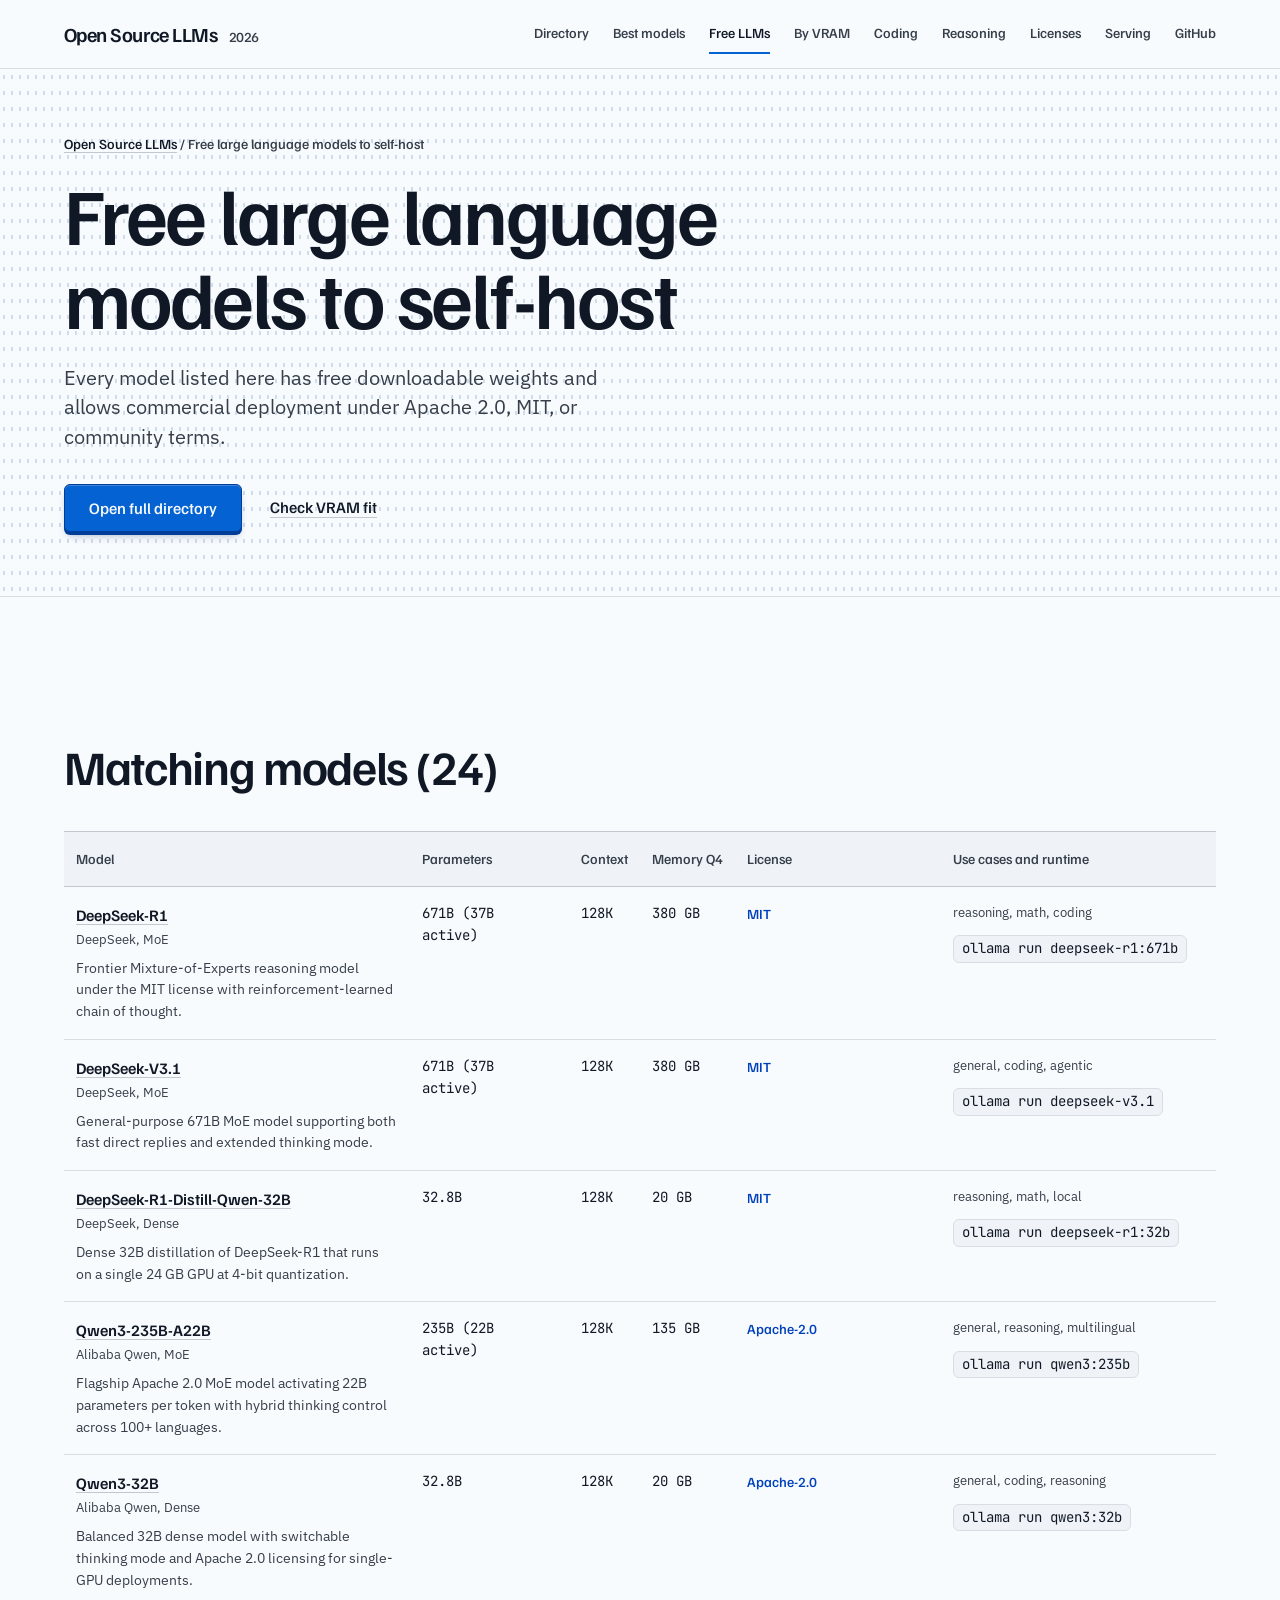
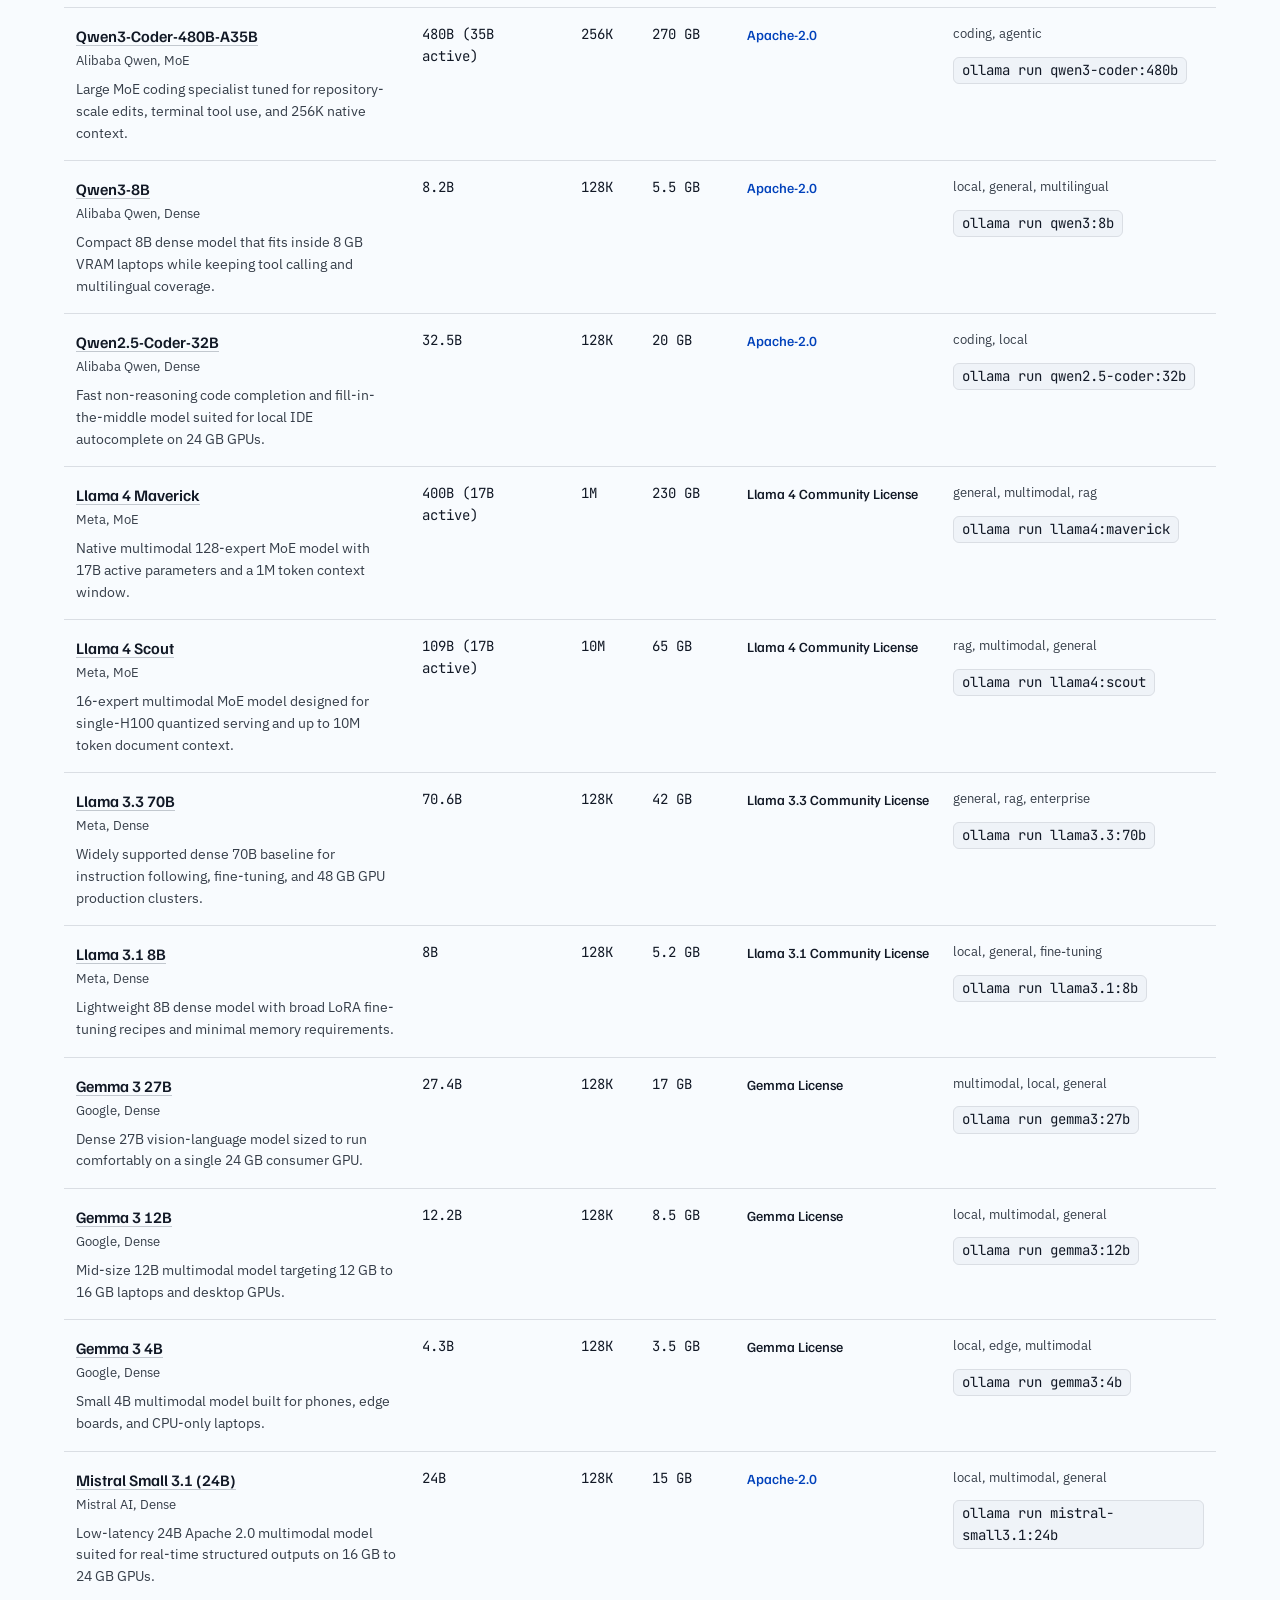
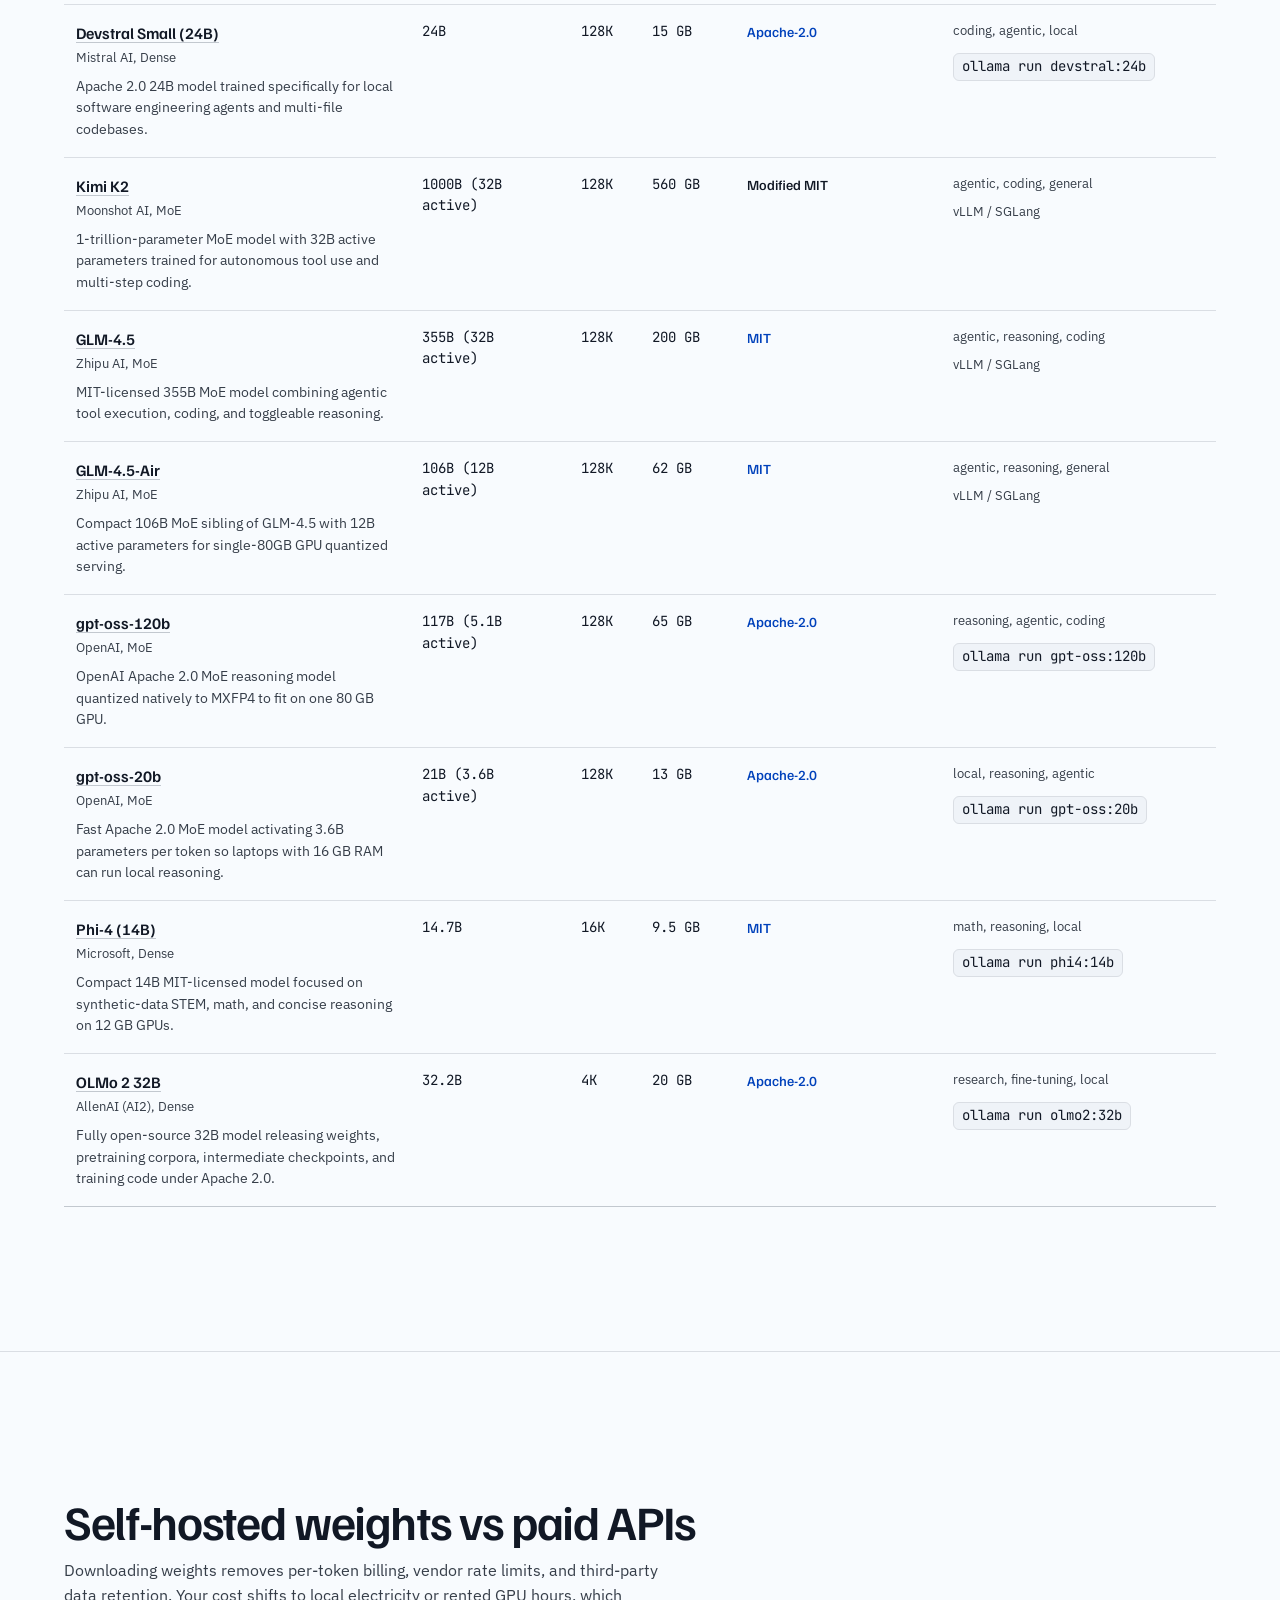
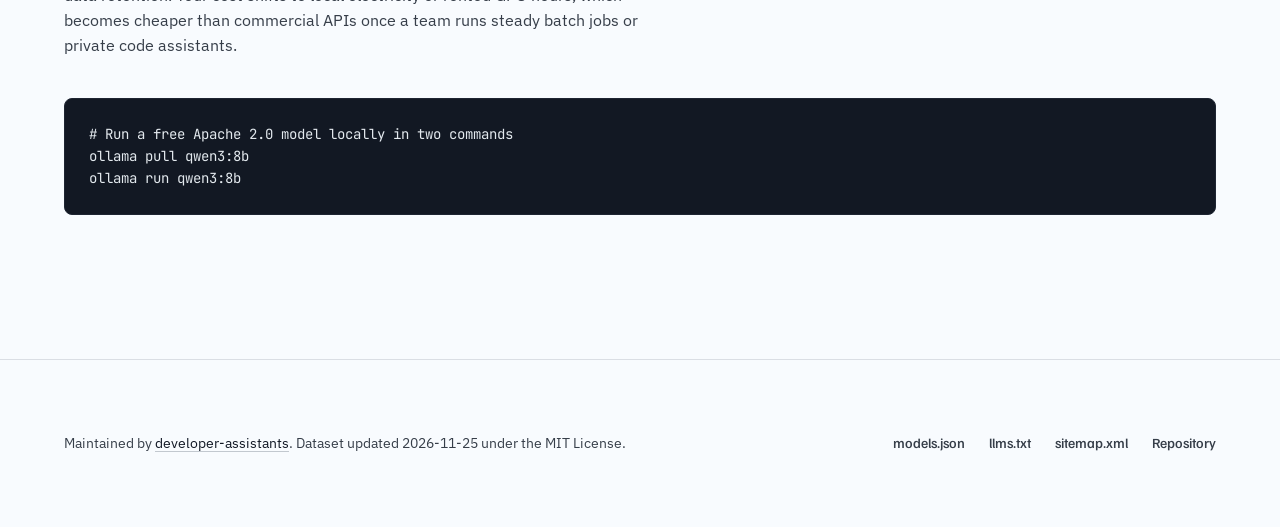
<file: docs/free-large-language-models.html>
<!DOCTYPE html>
<html lang="en">
<head>
  <meta charset="utf-8">
  <meta name="viewport" content="width=device-width, initial-scale=1">
  <title>Free Large Language Models (2026): Self-Hosted &amp; Commercial-Ready</title>
  <meta name="description" content="Directory of 24 free large language models you can download, self-host, and run with zero API token fees under Apache 2.0, MIT, Llama, and Gemma licenses.">
  <link rel="canonical" href="https://developer-assistants.github.io/open-source-llms/free-large-language-models.html">
  <meta property="og:title" content="Free Large Language Models (2026): Self-Hosted &amp; Commercial-Ready">
  <meta property="og:description" content="Directory of 24 free large language models you can download, self-host, and run with zero API token fees under Apache 2.0, MIT, Llama, and Gemma licenses.">
  <meta property="og:type" content="website">
  <meta property="og:url" content="https://developer-assistants.github.io/open-source-llms/free-large-language-models.html">
  <meta property="og:image" content="https://developer-assistants.github.io/open-source-llms/assets/preview.svg">
  <meta name="twitter:card" content="summary_large_image">
  <meta name="twitter:title" content="Free Large Language Models (2026): Self-Hosted &amp; Commercial-Ready">
  <meta name="twitter:description" content="Directory of 24 free large language models you can download, self-host, and run with zero API token fees under Apache 2.0, MIT, Llama, and Gemma licenses.">
  <meta name="twitter:image" content="https://developer-assistants.github.io/open-source-llms/assets/preview.svg">
  <link rel="icon" href="./assets/favicon.svg" type="image/svg+xml">
  <link rel="preconnect" href="https://fonts.googleapis.com">
  <link rel="preconnect" href="https://fonts.gstatic.com" crossorigin>
  <link href="https://fonts.googleapis.com/css2?family=Familjen+Grotesk:wght@500;600&family=IBM+Plex+Sans:wght@400;500&family=JetBrains+Mono:wght@400;500&display=swap" rel="stylesheet">
  <link rel="stylesheet" href="./styles/site.css">
  <script type="application/ld+json">
{
  "@context": "https://schema.org",
  "@type": "BreadcrumbList",
  "itemListElement": [
    {
      "@type": "ListItem",
      "position": 1,
      "name": "Open Source LLMs",
      "item": "https://developer-assistants.github.io/open-source-llms/"
    },
    {
      "@type": "ListItem",
      "position": 2,
      "name": "Free large language models to self-host",
      "item": "https://developer-assistants.github.io/open-source-llms/free-large-language-models.html"
    }
  ]
}
  </script>
</head>
<body>
  <header class="site-header">
    <div class="container site-header__inner">
      <a class="brand" href="./index.html">
        <span>Open Source LLMs</span>
        <span class="brand__year">2026</span>
      </a>
      <nav class="nav" aria-label="Primary">
        <a href="./index.html">Directory</a><a href="./best-open-source-llm.html">Best models</a><a href="./free-large-language-models.html" aria-current="page">Free LLMs</a><a href="./local-llms-by-vram.html">By VRAM</a><a href="./open-source-coding-llms.html">Coding</a><a href="./open-source-reasoning-llms.html">Reasoning</a><a href="./open-source-llm-licenses.html">Licenses</a><a href="./self-hosted-llm-inference.html">Serving</a><a href="https://github.com/developer-assistants/open-source-llms" target="_blank" rel="noopener">GitHub</a>
      </nav>
    </div>
  </header>
  <main>
    <section class="hero hero--sub">
      <div class="container">
        <div class="breadcrumbs"><a href="./index.html">Open Source LLMs</a> / Free large language models to self-host</div>
        <div class="hero__copy">
          <h1>Free large language models to self-host</h1>
          <p class="lead">Every model listed here has free downloadable weights and allows commercial deployment under Apache 2.0, MIT, or community terms.</p>
          <div class="hero__actions">
            <a class="key key--primary" href="./index.html#directory">Open full directory</a>
            <a class="action-link" href="./index.html#vram-calculator">Check VRAM fit</a>
          </div>
        </div>
      </div>
    </section>

    <section class="section">
      <div class="container">
        <div class="section-head">
          <h2>Matching models (24)</h2>
        </div>
        <div class="table-wrap">
          <table>
            <thead>
              <tr>
                <th>Model</th>
                <th>Parameters</th>
                <th>Context</th>
                <th>Memory Q4</th>
                <th>License</th>
                <th>Use cases and runtime</th>
              </tr>
            </thead>
            <tbody>
          <tr>
            <td>
              <span class="model-name"><a href="https://huggingface.co/deepseek-ai/DeepSeek-R1" target="_blank" rel="noopener">DeepSeek-R1</a></span>
              <span class="model-meta">DeepSeek, MoE</span>
              <div class="model-summary">Frontier Mixture-of-Experts reasoning model under the MIT license with reinforcement-learned chain of thought.</div>
            </td>
            <td class="mono num">671B (37B active)</td>
            <td class="mono num">128K</td>
            <td class="mono num">380 GB</td>
            <td><span class="status-text status-text--oss">MIT</span></td>
            <td><div class="tag-list">reasoning, math, coding</div><code class="run-cmd">ollama run deepseek-r1:671b</code></td>
            
          </tr>
          <tr>
            <td>
              <span class="model-name"><a href="https://huggingface.co/deepseek-ai/DeepSeek-V3.1" target="_blank" rel="noopener">DeepSeek-V3.1</a></span>
              <span class="model-meta">DeepSeek, MoE</span>
              <div class="model-summary">General-purpose 671B MoE model supporting both fast direct replies and extended thinking mode.</div>
            </td>
            <td class="mono num">671B (37B active)</td>
            <td class="mono num">128K</td>
            <td class="mono num">380 GB</td>
            <td><span class="status-text status-text--oss">MIT</span></td>
            <td><div class="tag-list">general, coding, agentic</div><code class="run-cmd">ollama run deepseek-v3.1</code></td>
            
          </tr>
          <tr>
            <td>
              <span class="model-name"><a href="https://huggingface.co/deepseek-ai/DeepSeek-R1-Distill-Qwen-32B" target="_blank" rel="noopener">DeepSeek-R1-Distill-Qwen-32B</a></span>
              <span class="model-meta">DeepSeek, Dense</span>
              <div class="model-summary">Dense 32B distillation of DeepSeek-R1 that runs on a single 24 GB GPU at 4-bit quantization.</div>
            </td>
            <td class="mono num">32.8B</td>
            <td class="mono num">128K</td>
            <td class="mono num">20 GB</td>
            <td><span class="status-text status-text--oss">MIT</span></td>
            <td><div class="tag-list">reasoning, math, local</div><code class="run-cmd">ollama run deepseek-r1:32b</code></td>
            
          </tr>
          <tr>
            <td>
              <span class="model-name"><a href="https://huggingface.co/Qwen/Qwen3-235B-A22B" target="_blank" rel="noopener">Qwen3-235B-A22B</a></span>
              <span class="model-meta">Alibaba Qwen, MoE</span>
              <div class="model-summary">Flagship Apache 2.0 MoE model activating 22B parameters per token with hybrid thinking control across 100+ languages.</div>
            </td>
            <td class="mono num">235B (22B active)</td>
            <td class="mono num">128K</td>
            <td class="mono num">135 GB</td>
            <td><span class="status-text status-text--oss">Apache-2.0</span></td>
            <td><div class="tag-list">general, reasoning, multilingual</div><code class="run-cmd">ollama run qwen3:235b</code></td>
            
          </tr>
          <tr>
            <td>
              <span class="model-name"><a href="https://huggingface.co/Qwen/Qwen3-32B" target="_blank" rel="noopener">Qwen3-32B</a></span>
              <span class="model-meta">Alibaba Qwen, Dense</span>
              <div class="model-summary">Balanced 32B dense model with switchable thinking mode and Apache 2.0 licensing for single-GPU deployments.</div>
            </td>
            <td class="mono num">32.8B</td>
            <td class="mono num">128K</td>
            <td class="mono num">20 GB</td>
            <td><span class="status-text status-text--oss">Apache-2.0</span></td>
            <td><div class="tag-list">general, coding, reasoning</div><code class="run-cmd">ollama run qwen3:32b</code></td>
            
          </tr>
          <tr>
            <td>
              <span class="model-name"><a href="https://huggingface.co/Qwen/Qwen3-Coder-480B-A35B-Instruct" target="_blank" rel="noopener">Qwen3-Coder-480B-A35B</a></span>
              <span class="model-meta">Alibaba Qwen, MoE</span>
              <div class="model-summary">Large MoE coding specialist tuned for repository-scale edits, terminal tool use, and 256K native context.</div>
            </td>
            <td class="mono num">480B (35B active)</td>
            <td class="mono num">256K</td>
            <td class="mono num">270 GB</td>
            <td><span class="status-text status-text--oss">Apache-2.0</span></td>
            <td><div class="tag-list">coding, agentic</div><code class="run-cmd">ollama run qwen3-coder:480b</code></td>
            
          </tr>
          <tr>
            <td>
              <span class="model-name"><a href="https://huggingface.co/Qwen/Qwen3-8B" target="_blank" rel="noopener">Qwen3-8B</a></span>
              <span class="model-meta">Alibaba Qwen, Dense</span>
              <div class="model-summary">Compact 8B dense model that fits inside 8 GB VRAM laptops while keeping tool calling and multilingual coverage.</div>
            </td>
            <td class="mono num">8.2B</td>
            <td class="mono num">128K</td>
            <td class="mono num">5.5 GB</td>
            <td><span class="status-text status-text--oss">Apache-2.0</span></td>
            <td><div class="tag-list">local, general, multilingual</div><code class="run-cmd">ollama run qwen3:8b</code></td>
            
          </tr>
          <tr>
            <td>
              <span class="model-name"><a href="https://huggingface.co/Qwen/Qwen2.5-Coder-32B-Instruct" target="_blank" rel="noopener">Qwen2.5-Coder-32B</a></span>
              <span class="model-meta">Alibaba Qwen, Dense</span>
              <div class="model-summary">Fast non-reasoning code completion and fill-in-the-middle model suited for local IDE autocomplete on 24 GB GPUs.</div>
            </td>
            <td class="mono num">32.5B</td>
            <td class="mono num">128K</td>
            <td class="mono num">20 GB</td>
            <td><span class="status-text status-text--oss">Apache-2.0</span></td>
            <td><div class="tag-list">coding, local</div><code class="run-cmd">ollama run qwen2.5-coder:32b</code></td>
            
          </tr>
          <tr>
            <td>
              <span class="model-name"><a href="https://huggingface.co/meta-llama/Llama-4-Maverick-17B-128E-Instruct" target="_blank" rel="noopener">Llama 4 Maverick</a></span>
              <span class="model-meta">Meta, MoE</span>
              <div class="model-summary">Native multimodal 128-expert MoE model with 17B active parameters and a 1M token context window.</div>
            </td>
            <td class="mono num">400B (17B active)</td>
            <td class="mono num">1M</td>
            <td class="mono num">230 GB</td>
            <td><span class="status-text status-text--community">Llama 4 Community License</span></td>
            <td><div class="tag-list">general, multimodal, rag</div><code class="run-cmd">ollama run llama4:maverick</code></td>
            
          </tr>
          <tr>
            <td>
              <span class="model-name"><a href="https://huggingface.co/meta-llama/Llama-4-Scout-17B-16E-Instruct" target="_blank" rel="noopener">Llama 4 Scout</a></span>
              <span class="model-meta">Meta, MoE</span>
              <div class="model-summary">16-expert multimodal MoE model designed for single-H100 quantized serving and up to 10M token document context.</div>
            </td>
            <td class="mono num">109B (17B active)</td>
            <td class="mono num">10M</td>
            <td class="mono num">65 GB</td>
            <td><span class="status-text status-text--community">Llama 4 Community License</span></td>
            <td><div class="tag-list">rag, multimodal, general</div><code class="run-cmd">ollama run llama4:scout</code></td>
            
          </tr>
          <tr>
            <td>
              <span class="model-name"><a href="https://huggingface.co/meta-llama/Llama-3.3-70B-Instruct" target="_blank" rel="noopener">Llama 3.3 70B</a></span>
              <span class="model-meta">Meta, Dense</span>
              <div class="model-summary">Widely supported dense 70B baseline for instruction following, fine-tuning, and 48 GB GPU production clusters.</div>
            </td>
            <td class="mono num">70.6B</td>
            <td class="mono num">128K</td>
            <td class="mono num">42 GB</td>
            <td><span class="status-text status-text--community">Llama 3.3 Community License</span></td>
            <td><div class="tag-list">general, rag, enterprise</div><code class="run-cmd">ollama run llama3.3:70b</code></td>
            
          </tr>
          <tr>
            <td>
              <span class="model-name"><a href="https://huggingface.co/meta-llama/Llama-3.1-8B-Instruct" target="_blank" rel="noopener">Llama 3.1 8B</a></span>
              <span class="model-meta">Meta, Dense</span>
              <div class="model-summary">Lightweight 8B dense model with broad LoRA fine-tuning recipes and minimal memory requirements.</div>
            </td>
            <td class="mono num">8B</td>
            <td class="mono num">128K</td>
            <td class="mono num">5.2 GB</td>
            <td><span class="status-text status-text--community">Llama 3.1 Community License</span></td>
            <td><div class="tag-list">local, general, fine-tuning</div><code class="run-cmd">ollama run llama3.1:8b</code></td>
            
          </tr>
          <tr>
            <td>
              <span class="model-name"><a href="https://huggingface.co/google/gemma-3-27b-it" target="_blank" rel="noopener">Gemma 3 27B</a></span>
              <span class="model-meta">Google, Dense</span>
              <div class="model-summary">Dense 27B vision-language model sized to run comfortably on a single 24 GB consumer GPU.</div>
            </td>
            <td class="mono num">27.4B</td>
            <td class="mono num">128K</td>
            <td class="mono num">17 GB</td>
            <td><span class="status-text status-text--community">Gemma License</span></td>
            <td><div class="tag-list">multimodal, local, general</div><code class="run-cmd">ollama run gemma3:27b</code></td>
            
          </tr>
          <tr>
            <td>
              <span class="model-name"><a href="https://huggingface.co/google/gemma-3-12b-it" target="_blank" rel="noopener">Gemma 3 12B</a></span>
              <span class="model-meta">Google, Dense</span>
              <div class="model-summary">Mid-size 12B multimodal model targeting 12 GB to 16 GB laptops and desktop GPUs.</div>
            </td>
            <td class="mono num">12.2B</td>
            <td class="mono num">128K</td>
            <td class="mono num">8.5 GB</td>
            <td><span class="status-text status-text--community">Gemma License</span></td>
            <td><div class="tag-list">local, multimodal, general</div><code class="run-cmd">ollama run gemma3:12b</code></td>
            
          </tr>
          <tr>
            <td>
              <span class="model-name"><a href="https://huggingface.co/google/gemma-3-4b-it" target="_blank" rel="noopener">Gemma 3 4B</a></span>
              <span class="model-meta">Google, Dense</span>
              <div class="model-summary">Small 4B multimodal model built for phones, edge boards, and CPU-only laptops.</div>
            </td>
            <td class="mono num">4.3B</td>
            <td class="mono num">128K</td>
            <td class="mono num">3.5 GB</td>
            <td><span class="status-text status-text--community">Gemma License</span></td>
            <td><div class="tag-list">local, edge, multimodal</div><code class="run-cmd">ollama run gemma3:4b</code></td>
            
          </tr>
          <tr>
            <td>
              <span class="model-name"><a href="https://huggingface.co/mistralai/Mistral-Small-3.1-24B-Instruct-2503" target="_blank" rel="noopener">Mistral Small 3.1 (24B)</a></span>
              <span class="model-meta">Mistral AI, Dense</span>
              <div class="model-summary">Low-latency 24B Apache 2.0 multimodal model suited for real-time structured outputs on 16 GB to 24 GB GPUs.</div>
            </td>
            <td class="mono num">24B</td>
            <td class="mono num">128K</td>
            <td class="mono num">15 GB</td>
            <td><span class="status-text status-text--oss">Apache-2.0</span></td>
            <td><div class="tag-list">local, multimodal, general</div><code class="run-cmd">ollama run mistral-small3.1:24b</code></td>
            
          </tr>
          <tr>
            <td>
              <span class="model-name"><a href="https://huggingface.co/mistralai/Devstral-Small-2505" target="_blank" rel="noopener">Devstral Small (24B)</a></span>
              <span class="model-meta">Mistral AI, Dense</span>
              <div class="model-summary">Apache 2.0 24B model trained specifically for local software engineering agents and multi-file codebases.</div>
            </td>
            <td class="mono num">24B</td>
            <td class="mono num">128K</td>
            <td class="mono num">15 GB</td>
            <td><span class="status-text status-text--oss">Apache-2.0</span></td>
            <td><div class="tag-list">coding, agentic, local</div><code class="run-cmd">ollama run devstral:24b</code></td>
            
          </tr>
          <tr>
            <td>
              <span class="model-name"><a href="https://huggingface.co/moonshotai/Kimi-K2-Instruct" target="_blank" rel="noopener">Kimi K2</a></span>
              <span class="model-meta">Moonshot AI, MoE</span>
              <div class="model-summary">1-trillion-parameter MoE model with 32B active parameters trained for autonomous tool use and multi-step coding.</div>
            </td>
            <td class="mono num">1000B (32B active)</td>
            <td class="mono num">128K</td>
            <td class="mono num">560 GB</td>
            <td><span class="status-text status-text--community">Modified MIT</span></td>
            <td><div class="tag-list">agentic, coding, general</div><span class="model-meta">vLLM / SGLang</span></td>
            
          </tr>
          <tr>
            <td>
              <span class="model-name"><a href="https://huggingface.co/zai-org/GLM-4.5" target="_blank" rel="noopener">GLM-4.5</a></span>
              <span class="model-meta">Zhipu AI, MoE</span>
              <div class="model-summary">MIT-licensed 355B MoE model combining agentic tool execution, coding, and toggleable reasoning.</div>
            </td>
            <td class="mono num">355B (32B active)</td>
            <td class="mono num">128K</td>
            <td class="mono num">200 GB</td>
            <td><span class="status-text status-text--oss">MIT</span></td>
            <td><div class="tag-list">agentic, reasoning, coding</div><span class="model-meta">vLLM / SGLang</span></td>
            
          </tr>
          <tr>
            <td>
              <span class="model-name"><a href="https://huggingface.co/zai-org/GLM-4.5-Air" target="_blank" rel="noopener">GLM-4.5-Air</a></span>
              <span class="model-meta">Zhipu AI, MoE</span>
              <div class="model-summary">Compact 106B MoE sibling of GLM-4.5 with 12B active parameters for single-80GB GPU quantized serving.</div>
            </td>
            <td class="mono num">106B (12B active)</td>
            <td class="mono num">128K</td>
            <td class="mono num">62 GB</td>
            <td><span class="status-text status-text--oss">MIT</span></td>
            <td><div class="tag-list">agentic, reasoning, general</div><span class="model-meta">vLLM / SGLang</span></td>
            
          </tr>
          <tr>
            <td>
              <span class="model-name"><a href="https://huggingface.co/openai/gpt-oss-120b" target="_blank" rel="noopener">gpt-oss-120b</a></span>
              <span class="model-meta">OpenAI, MoE</span>
              <div class="model-summary">OpenAI Apache 2.0 MoE reasoning model quantized natively to MXFP4 to fit on one 80 GB GPU.</div>
            </td>
            <td class="mono num">117B (5.1B active)</td>
            <td class="mono num">128K</td>
            <td class="mono num">65 GB</td>
            <td><span class="status-text status-text--oss">Apache-2.0</span></td>
            <td><div class="tag-list">reasoning, agentic, coding</div><code class="run-cmd">ollama run gpt-oss:120b</code></td>
            
          </tr>
          <tr>
            <td>
              <span class="model-name"><a href="https://huggingface.co/openai/gpt-oss-20b" target="_blank" rel="noopener">gpt-oss-20b</a></span>
              <span class="model-meta">OpenAI, MoE</span>
              <div class="model-summary">Fast Apache 2.0 MoE model activating 3.6B parameters per token so laptops with 16 GB RAM can run local reasoning.</div>
            </td>
            <td class="mono num">21B (3.6B active)</td>
            <td class="mono num">128K</td>
            <td class="mono num">13 GB</td>
            <td><span class="status-text status-text--oss">Apache-2.0</span></td>
            <td><div class="tag-list">local, reasoning, agentic</div><code class="run-cmd">ollama run gpt-oss:20b</code></td>
            
          </tr>
          <tr>
            <td>
              <span class="model-name"><a href="https://huggingface.co/microsoft/phi-4" target="_blank" rel="noopener">Phi-4 (14B)</a></span>
              <span class="model-meta">Microsoft, Dense</span>
              <div class="model-summary">Compact 14B MIT-licensed model focused on synthetic-data STEM, math, and concise reasoning on 12 GB GPUs.</div>
            </td>
            <td class="mono num">14.7B</td>
            <td class="mono num">16K</td>
            <td class="mono num">9.5 GB</td>
            <td><span class="status-text status-text--oss">MIT</span></td>
            <td><div class="tag-list">math, reasoning, local</div><code class="run-cmd">ollama run phi4:14b</code></td>
            
          </tr>
          <tr>
            <td>
              <span class="model-name"><a href="https://huggingface.co/allenai/OLMo-2-0325-32B-Instruct" target="_blank" rel="noopener">OLMo 2 32B</a></span>
              <span class="model-meta">AllenAI (AI2), Dense</span>
              <div class="model-summary">Fully open-source 32B model releasing weights, pretraining corpora, intermediate checkpoints, and training code under Apache 2.0.</div>
            </td>
            <td class="mono num">32.2B</td>
            <td class="mono num">4K</td>
            <td class="mono num">20 GB</td>
            <td><span class="status-text status-text--oss">Apache-2.0</span></td>
            <td><div class="tag-list">research, fine-tuning, local</div><code class="run-cmd">ollama run olmo2:32b</code></td>
            
          </tr>
            </tbody>
          </table>
        </div>
      </div>
    </section>

    <section class="section">
      <div class="container">
        <div class="section-head">
          <h2>Self-hosted weights vs paid APIs</h2>
          <p>Downloading weights removes per-token billing, vendor rate limits, and third-party data retention. Your cost shifts to local electricity or rented GPU hours, which becomes cheaper than commercial APIs once a team runs steady batch jobs or private code assistants.</p>
        </div>
        <pre><code># Run a free Apache 2.0 model locally in two commands
ollama pull qwen3:8b
ollama run qwen3:8b</code></pre>
      </div>
    </section>
  </main>
  <footer class="site-footer">
    <div class="container site-footer__inner">
      <div>
        Maintained by <a href="https://github.com/developer-assistants">developer-assistants</a>.
        Dataset updated 2026-11-25 under the MIT License.
      </div>
      <div class="nav">
        <a href="./models.json">models.json</a>
        <a href="./llms.txt">llms.txt</a>
        <a href="./sitemap.xml">sitemap.xml</a>
        <a href="https://github.com/developer-assistants/open-source-llms">Repository</a>
      </div>
    </div>
  </footer>
</body>
</html>
</file>
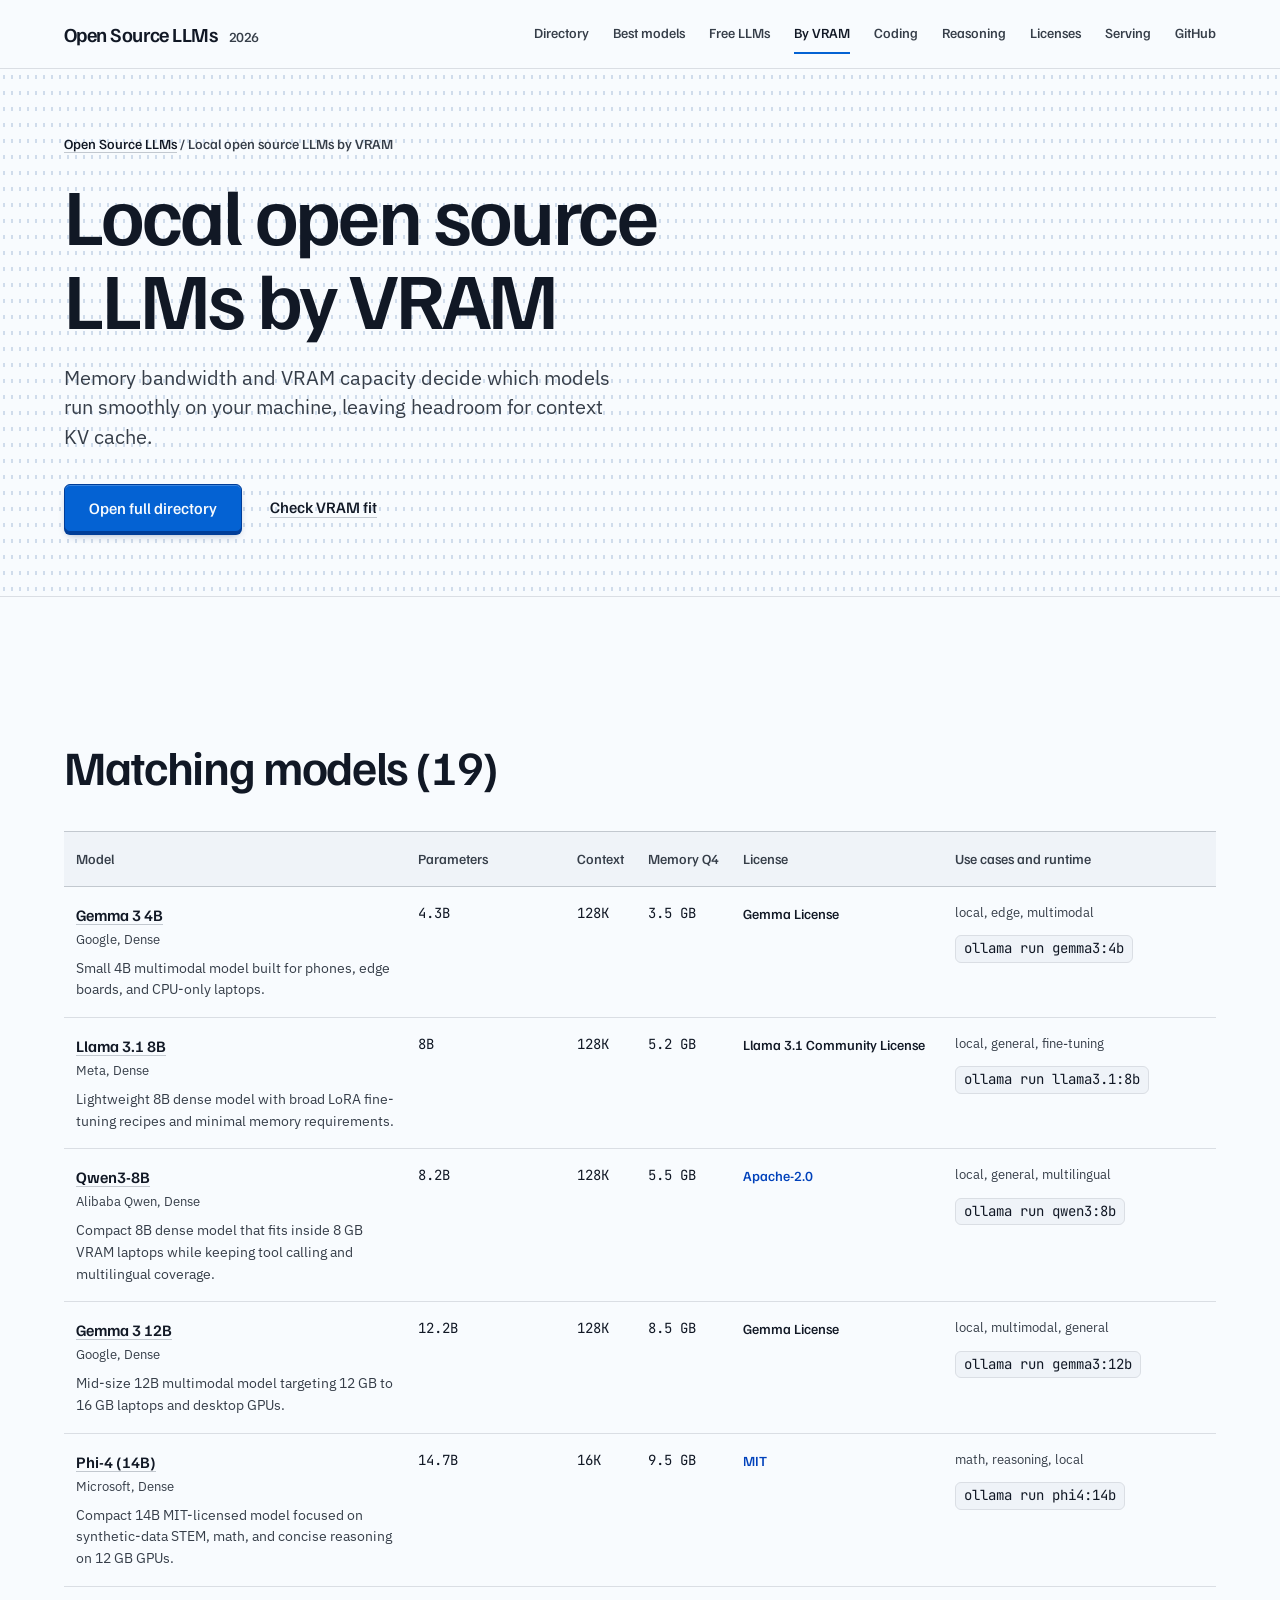
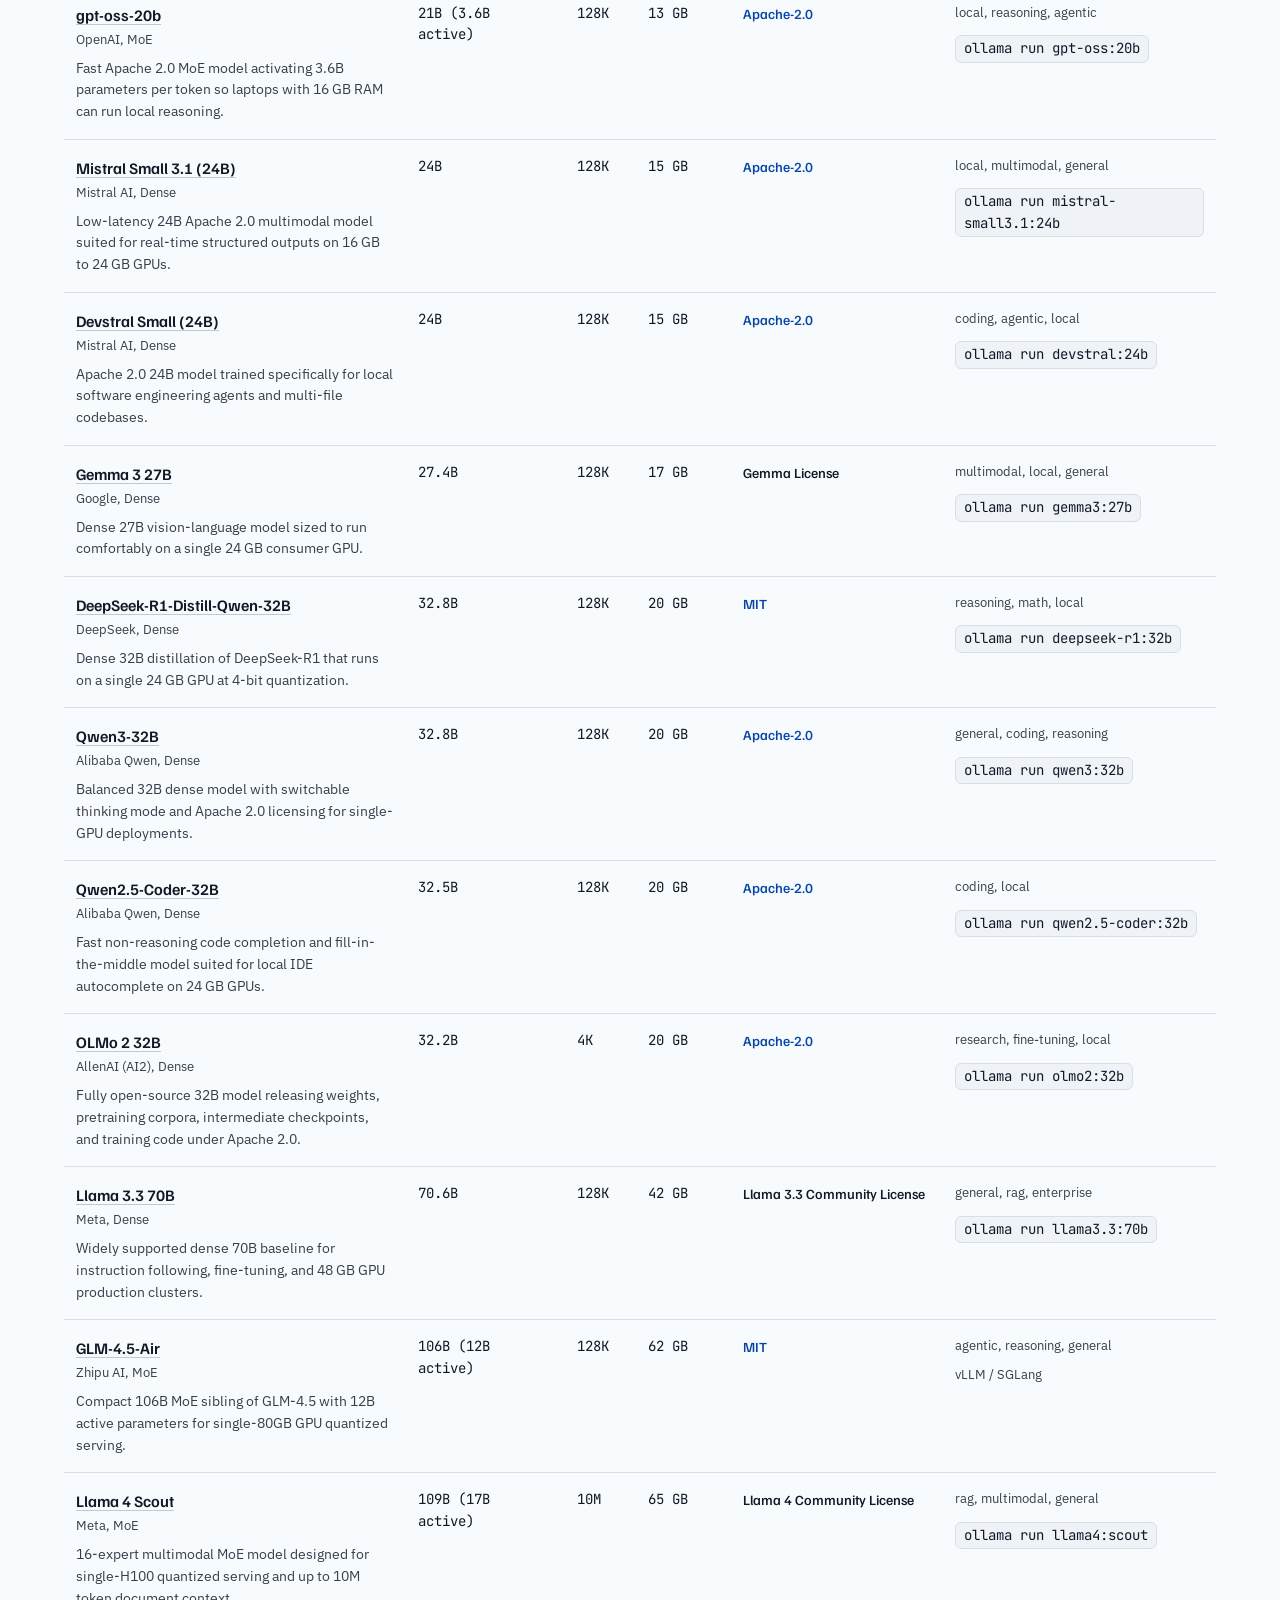
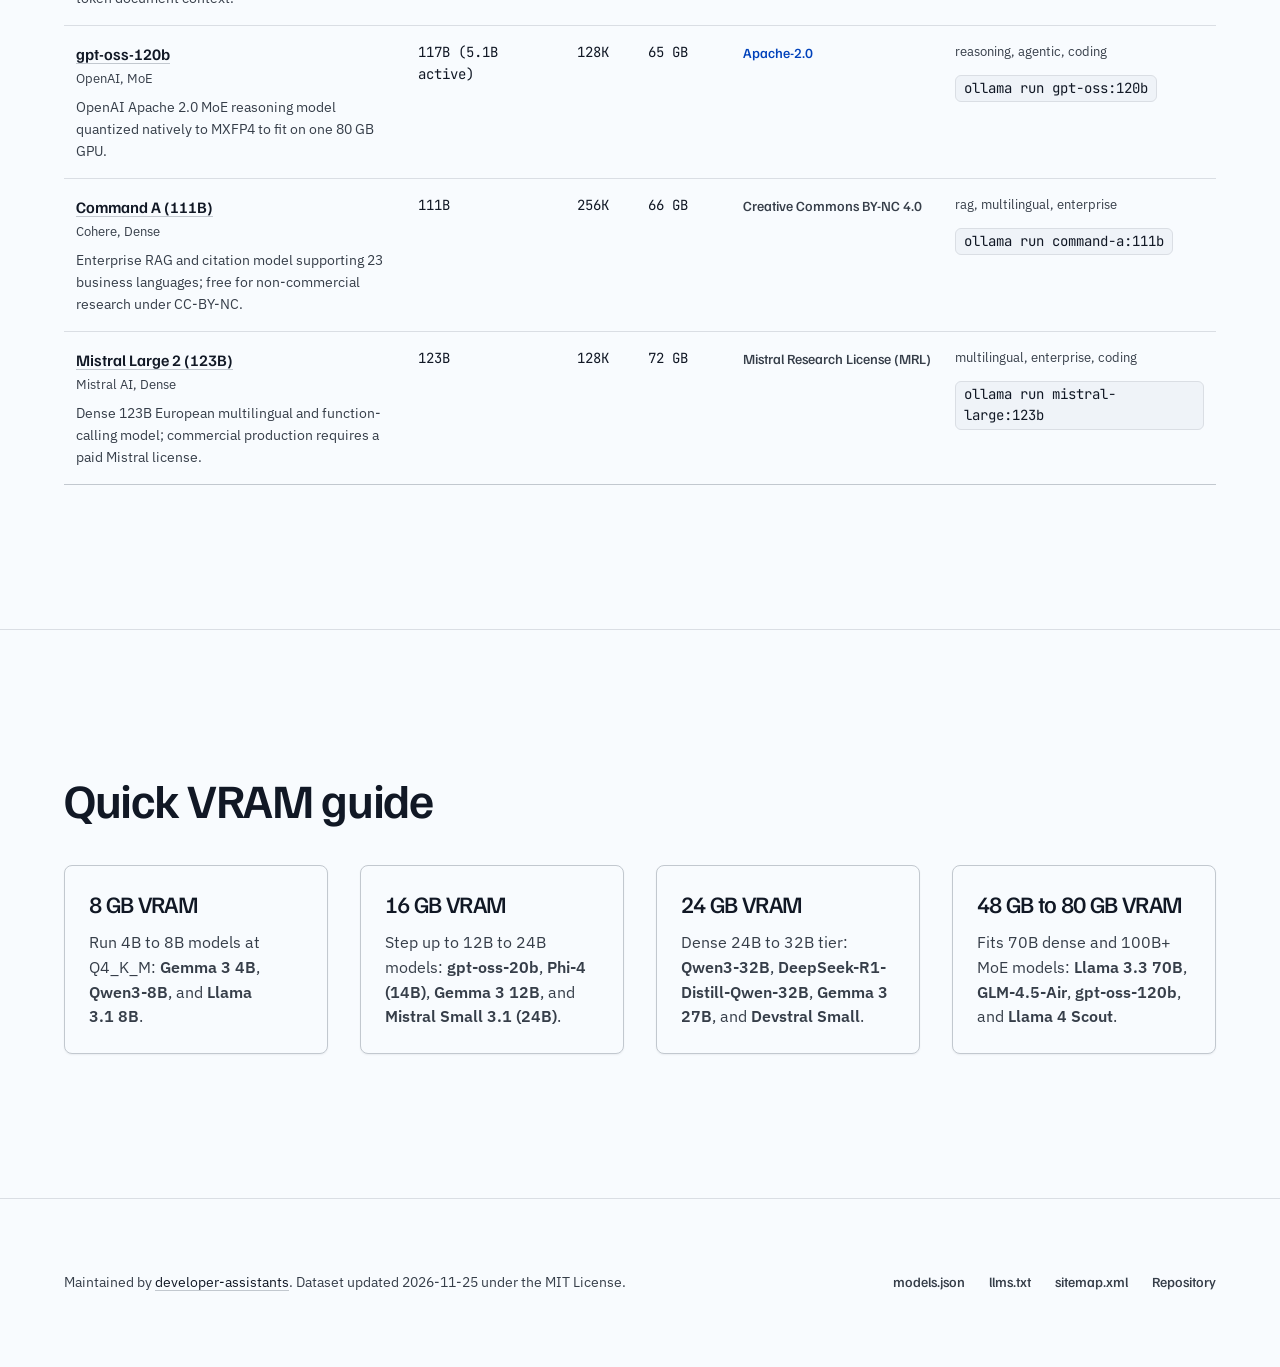
<file: docs/local-llms-by-vram.html>
<!DOCTYPE html>
<html lang="en">
<head>
  <meta charset="utf-8">
  <meta name="viewport" content="width=device-width, initial-scale=1">
  <title>Local Open Source LLMs by VRAM: 8 GB, 16 GB, 24 GB, 48 GB &amp; 80 GB</title>
  <meta name="description" content="Match open source LLMs to your exact GPU VRAM or Apple Silicon unified memory. Tested 4-bit and FP16 sizing for laptops, RTX 4090, and single H100 servers.">
  <link rel="canonical" href="https://developer-assistants.github.io/open-source-llms/local-llms-by-vram.html">
  <meta property="og:title" content="Local Open Source LLMs by VRAM: 8 GB, 16 GB, 24 GB, 48 GB &amp; 80 GB">
  <meta property="og:description" content="Match open source LLMs to your exact GPU VRAM or Apple Silicon unified memory. Tested 4-bit and FP16 sizing for laptops, RTX 4090, and single H100 servers.">
  <meta property="og:type" content="website">
  <meta property="og:url" content="https://developer-assistants.github.io/open-source-llms/local-llms-by-vram.html">
  <meta property="og:image" content="https://developer-assistants.github.io/open-source-llms/assets/preview.svg">
  <meta name="twitter:card" content="summary_large_image">
  <meta name="twitter:title" content="Local Open Source LLMs by VRAM: 8 GB, 16 GB, 24 GB, 48 GB &amp; 80 GB">
  <meta name="twitter:description" content="Match open source LLMs to your exact GPU VRAM or Apple Silicon unified memory. Tested 4-bit and FP16 sizing for laptops, RTX 4090, and single H100 servers.">
  <meta name="twitter:image" content="https://developer-assistants.github.io/open-source-llms/assets/preview.svg">
  <link rel="icon" href="./assets/favicon.svg" type="image/svg+xml">
  <link rel="preconnect" href="https://fonts.googleapis.com">
  <link rel="preconnect" href="https://fonts.gstatic.com" crossorigin>
  <link href="https://fonts.googleapis.com/css2?family=Familjen+Grotesk:wght@500;600&family=IBM+Plex+Sans:wght@400;500&family=JetBrains+Mono:wght@400;500&display=swap" rel="stylesheet">
  <link rel="stylesheet" href="./styles/site.css">
  <script type="application/ld+json">
{
  "@context": "https://schema.org",
  "@type": "BreadcrumbList",
  "itemListElement": [
    {
      "@type": "ListItem",
      "position": 1,
      "name": "Open Source LLMs",
      "item": "https://developer-assistants.github.io/open-source-llms/"
    },
    {
      "@type": "ListItem",
      "position": 2,
      "name": "Local open source LLMs by VRAM",
      "item": "https://developer-assistants.github.io/open-source-llms/local-llms-by-vram.html"
    }
  ]
}
  </script>
</head>
<body>
  <header class="site-header">
    <div class="container site-header__inner">
      <a class="brand" href="./index.html">
        <span>Open Source LLMs</span>
        <span class="brand__year">2026</span>
      </a>
      <nav class="nav" aria-label="Primary">
        <a href="./index.html">Directory</a><a href="./best-open-source-llm.html">Best models</a><a href="./free-large-language-models.html">Free LLMs</a><a href="./local-llms-by-vram.html" aria-current="page">By VRAM</a><a href="./open-source-coding-llms.html">Coding</a><a href="./open-source-reasoning-llms.html">Reasoning</a><a href="./open-source-llm-licenses.html">Licenses</a><a href="./self-hosted-llm-inference.html">Serving</a><a href="https://github.com/developer-assistants/open-source-llms" target="_blank" rel="noopener">GitHub</a>
      </nav>
    </div>
  </header>
  <main>
    <section class="hero hero--sub">
      <div class="container">
        <div class="breadcrumbs"><a href="./index.html">Open Source LLMs</a> / Local open source LLMs by VRAM</div>
        <div class="hero__copy">
          <h1>Local open source LLMs by VRAM</h1>
          <p class="lead">Memory bandwidth and VRAM capacity decide which models run smoothly on your machine, leaving headroom for context KV cache.</p>
          <div class="hero__actions">
            <a class="key key--primary" href="./index.html#directory">Open full directory</a>
            <a class="action-link" href="./index.html#vram-calculator">Check VRAM fit</a>
          </div>
        </div>
      </div>
    </section>

    <section class="section">
      <div class="container">
        <div class="section-head">
          <h2>Matching models (19)</h2>
        </div>
        <div class="table-wrap">
          <table>
            <thead>
              <tr>
                <th>Model</th>
                <th>Parameters</th>
                <th>Context</th>
                <th>Memory Q4</th>
                <th>License</th>
                <th>Use cases and runtime</th>
              </tr>
            </thead>
            <tbody>
          <tr>
            <td>
              <span class="model-name"><a href="https://huggingface.co/google/gemma-3-4b-it" target="_blank" rel="noopener">Gemma 3 4B</a></span>
              <span class="model-meta">Google, Dense</span>
              <div class="model-summary">Small 4B multimodal model built for phones, edge boards, and CPU-only laptops.</div>
            </td>
            <td class="mono num">4.3B</td>
            <td class="mono num">128K</td>
            <td class="mono num">3.5 GB</td>
            <td><span class="status-text status-text--community">Gemma License</span></td>
            <td><div class="tag-list">local, edge, multimodal</div><code class="run-cmd">ollama run gemma3:4b</code></td>
            
          </tr>
          <tr>
            <td>
              <span class="model-name"><a href="https://huggingface.co/meta-llama/Llama-3.1-8B-Instruct" target="_blank" rel="noopener">Llama 3.1 8B</a></span>
              <span class="model-meta">Meta, Dense</span>
              <div class="model-summary">Lightweight 8B dense model with broad LoRA fine-tuning recipes and minimal memory requirements.</div>
            </td>
            <td class="mono num">8B</td>
            <td class="mono num">128K</td>
            <td class="mono num">5.2 GB</td>
            <td><span class="status-text status-text--community">Llama 3.1 Community License</span></td>
            <td><div class="tag-list">local, general, fine-tuning</div><code class="run-cmd">ollama run llama3.1:8b</code></td>
            
          </tr>
          <tr>
            <td>
              <span class="model-name"><a href="https://huggingface.co/Qwen/Qwen3-8B" target="_blank" rel="noopener">Qwen3-8B</a></span>
              <span class="model-meta">Alibaba Qwen, Dense</span>
              <div class="model-summary">Compact 8B dense model that fits inside 8 GB VRAM laptops while keeping tool calling and multilingual coverage.</div>
            </td>
            <td class="mono num">8.2B</td>
            <td class="mono num">128K</td>
            <td class="mono num">5.5 GB</td>
            <td><span class="status-text status-text--oss">Apache-2.0</span></td>
            <td><div class="tag-list">local, general, multilingual</div><code class="run-cmd">ollama run qwen3:8b</code></td>
            
          </tr>
          <tr>
            <td>
              <span class="model-name"><a href="https://huggingface.co/google/gemma-3-12b-it" target="_blank" rel="noopener">Gemma 3 12B</a></span>
              <span class="model-meta">Google, Dense</span>
              <div class="model-summary">Mid-size 12B multimodal model targeting 12 GB to 16 GB laptops and desktop GPUs.</div>
            </td>
            <td class="mono num">12.2B</td>
            <td class="mono num">128K</td>
            <td class="mono num">8.5 GB</td>
            <td><span class="status-text status-text--community">Gemma License</span></td>
            <td><div class="tag-list">local, multimodal, general</div><code class="run-cmd">ollama run gemma3:12b</code></td>
            
          </tr>
          <tr>
            <td>
              <span class="model-name"><a href="https://huggingface.co/microsoft/phi-4" target="_blank" rel="noopener">Phi-4 (14B)</a></span>
              <span class="model-meta">Microsoft, Dense</span>
              <div class="model-summary">Compact 14B MIT-licensed model focused on synthetic-data STEM, math, and concise reasoning on 12 GB GPUs.</div>
            </td>
            <td class="mono num">14.7B</td>
            <td class="mono num">16K</td>
            <td class="mono num">9.5 GB</td>
            <td><span class="status-text status-text--oss">MIT</span></td>
            <td><div class="tag-list">math, reasoning, local</div><code class="run-cmd">ollama run phi4:14b</code></td>
            
          </tr>
          <tr>
            <td>
              <span class="model-name"><a href="https://huggingface.co/openai/gpt-oss-20b" target="_blank" rel="noopener">gpt-oss-20b</a></span>
              <span class="model-meta">OpenAI, MoE</span>
              <div class="model-summary">Fast Apache 2.0 MoE model activating 3.6B parameters per token so laptops with 16 GB RAM can run local reasoning.</div>
            </td>
            <td class="mono num">21B (3.6B active)</td>
            <td class="mono num">128K</td>
            <td class="mono num">13 GB</td>
            <td><span class="status-text status-text--oss">Apache-2.0</span></td>
            <td><div class="tag-list">local, reasoning, agentic</div><code class="run-cmd">ollama run gpt-oss:20b</code></td>
            
          </tr>
          <tr>
            <td>
              <span class="model-name"><a href="https://huggingface.co/mistralai/Mistral-Small-3.1-24B-Instruct-2503" target="_blank" rel="noopener">Mistral Small 3.1 (24B)</a></span>
              <span class="model-meta">Mistral AI, Dense</span>
              <div class="model-summary">Low-latency 24B Apache 2.0 multimodal model suited for real-time structured outputs on 16 GB to 24 GB GPUs.</div>
            </td>
            <td class="mono num">24B</td>
            <td class="mono num">128K</td>
            <td class="mono num">15 GB</td>
            <td><span class="status-text status-text--oss">Apache-2.0</span></td>
            <td><div class="tag-list">local, multimodal, general</div><code class="run-cmd">ollama run mistral-small3.1:24b</code></td>
            
          </tr>
          <tr>
            <td>
              <span class="model-name"><a href="https://huggingface.co/mistralai/Devstral-Small-2505" target="_blank" rel="noopener">Devstral Small (24B)</a></span>
              <span class="model-meta">Mistral AI, Dense</span>
              <div class="model-summary">Apache 2.0 24B model trained specifically for local software engineering agents and multi-file codebases.</div>
            </td>
            <td class="mono num">24B</td>
            <td class="mono num">128K</td>
            <td class="mono num">15 GB</td>
            <td><span class="status-text status-text--oss">Apache-2.0</span></td>
            <td><div class="tag-list">coding, agentic, local</div><code class="run-cmd">ollama run devstral:24b</code></td>
            
          </tr>
          <tr>
            <td>
              <span class="model-name"><a href="https://huggingface.co/google/gemma-3-27b-it" target="_blank" rel="noopener">Gemma 3 27B</a></span>
              <span class="model-meta">Google, Dense</span>
              <div class="model-summary">Dense 27B vision-language model sized to run comfortably on a single 24 GB consumer GPU.</div>
            </td>
            <td class="mono num">27.4B</td>
            <td class="mono num">128K</td>
            <td class="mono num">17 GB</td>
            <td><span class="status-text status-text--community">Gemma License</span></td>
            <td><div class="tag-list">multimodal, local, general</div><code class="run-cmd">ollama run gemma3:27b</code></td>
            
          </tr>
          <tr>
            <td>
              <span class="model-name"><a href="https://huggingface.co/deepseek-ai/DeepSeek-R1-Distill-Qwen-32B" target="_blank" rel="noopener">DeepSeek-R1-Distill-Qwen-32B</a></span>
              <span class="model-meta">DeepSeek, Dense</span>
              <div class="model-summary">Dense 32B distillation of DeepSeek-R1 that runs on a single 24 GB GPU at 4-bit quantization.</div>
            </td>
            <td class="mono num">32.8B</td>
            <td class="mono num">128K</td>
            <td class="mono num">20 GB</td>
            <td><span class="status-text status-text--oss">MIT</span></td>
            <td><div class="tag-list">reasoning, math, local</div><code class="run-cmd">ollama run deepseek-r1:32b</code></td>
            
          </tr>
          <tr>
            <td>
              <span class="model-name"><a href="https://huggingface.co/Qwen/Qwen3-32B" target="_blank" rel="noopener">Qwen3-32B</a></span>
              <span class="model-meta">Alibaba Qwen, Dense</span>
              <div class="model-summary">Balanced 32B dense model with switchable thinking mode and Apache 2.0 licensing for single-GPU deployments.</div>
            </td>
            <td class="mono num">32.8B</td>
            <td class="mono num">128K</td>
            <td class="mono num">20 GB</td>
            <td><span class="status-text status-text--oss">Apache-2.0</span></td>
            <td><div class="tag-list">general, coding, reasoning</div><code class="run-cmd">ollama run qwen3:32b</code></td>
            
          </tr>
          <tr>
            <td>
              <span class="model-name"><a href="https://huggingface.co/Qwen/Qwen2.5-Coder-32B-Instruct" target="_blank" rel="noopener">Qwen2.5-Coder-32B</a></span>
              <span class="model-meta">Alibaba Qwen, Dense</span>
              <div class="model-summary">Fast non-reasoning code completion and fill-in-the-middle model suited for local IDE autocomplete on 24 GB GPUs.</div>
            </td>
            <td class="mono num">32.5B</td>
            <td class="mono num">128K</td>
            <td class="mono num">20 GB</td>
            <td><span class="status-text status-text--oss">Apache-2.0</span></td>
            <td><div class="tag-list">coding, local</div><code class="run-cmd">ollama run qwen2.5-coder:32b</code></td>
            
          </tr>
          <tr>
            <td>
              <span class="model-name"><a href="https://huggingface.co/allenai/OLMo-2-0325-32B-Instruct" target="_blank" rel="noopener">OLMo 2 32B</a></span>
              <span class="model-meta">AllenAI (AI2), Dense</span>
              <div class="model-summary">Fully open-source 32B model releasing weights, pretraining corpora, intermediate checkpoints, and training code under Apache 2.0.</div>
            </td>
            <td class="mono num">32.2B</td>
            <td class="mono num">4K</td>
            <td class="mono num">20 GB</td>
            <td><span class="status-text status-text--oss">Apache-2.0</span></td>
            <td><div class="tag-list">research, fine-tuning, local</div><code class="run-cmd">ollama run olmo2:32b</code></td>
            
          </tr>
          <tr>
            <td>
              <span class="model-name"><a href="https://huggingface.co/meta-llama/Llama-3.3-70B-Instruct" target="_blank" rel="noopener">Llama 3.3 70B</a></span>
              <span class="model-meta">Meta, Dense</span>
              <div class="model-summary">Widely supported dense 70B baseline for instruction following, fine-tuning, and 48 GB GPU production clusters.</div>
            </td>
            <td class="mono num">70.6B</td>
            <td class="mono num">128K</td>
            <td class="mono num">42 GB</td>
            <td><span class="status-text status-text--community">Llama 3.3 Community License</span></td>
            <td><div class="tag-list">general, rag, enterprise</div><code class="run-cmd">ollama run llama3.3:70b</code></td>
            
          </tr>
          <tr>
            <td>
              <span class="model-name"><a href="https://huggingface.co/zai-org/GLM-4.5-Air" target="_blank" rel="noopener">GLM-4.5-Air</a></span>
              <span class="model-meta">Zhipu AI, MoE</span>
              <div class="model-summary">Compact 106B MoE sibling of GLM-4.5 with 12B active parameters for single-80GB GPU quantized serving.</div>
            </td>
            <td class="mono num">106B (12B active)</td>
            <td class="mono num">128K</td>
            <td class="mono num">62 GB</td>
            <td><span class="status-text status-text--oss">MIT</span></td>
            <td><div class="tag-list">agentic, reasoning, general</div><span class="model-meta">vLLM / SGLang</span></td>
            
          </tr>
          <tr>
            <td>
              <span class="model-name"><a href="https://huggingface.co/meta-llama/Llama-4-Scout-17B-16E-Instruct" target="_blank" rel="noopener">Llama 4 Scout</a></span>
              <span class="model-meta">Meta, MoE</span>
              <div class="model-summary">16-expert multimodal MoE model designed for single-H100 quantized serving and up to 10M token document context.</div>
            </td>
            <td class="mono num">109B (17B active)</td>
            <td class="mono num">10M</td>
            <td class="mono num">65 GB</td>
            <td><span class="status-text status-text--community">Llama 4 Community License</span></td>
            <td><div class="tag-list">rag, multimodal, general</div><code class="run-cmd">ollama run llama4:scout</code></td>
            
          </tr>
          <tr>
            <td>
              <span class="model-name"><a href="https://huggingface.co/openai/gpt-oss-120b" target="_blank" rel="noopener">gpt-oss-120b</a></span>
              <span class="model-meta">OpenAI, MoE</span>
              <div class="model-summary">OpenAI Apache 2.0 MoE reasoning model quantized natively to MXFP4 to fit on one 80 GB GPU.</div>
            </td>
            <td class="mono num">117B (5.1B active)</td>
            <td class="mono num">128K</td>
            <td class="mono num">65 GB</td>
            <td><span class="status-text status-text--oss">Apache-2.0</span></td>
            <td><div class="tag-list">reasoning, agentic, coding</div><code class="run-cmd">ollama run gpt-oss:120b</code></td>
            
          </tr>
          <tr>
            <td>
              <span class="model-name"><a href="https://huggingface.co/CohereForAI/c4ai-command-a-03-2025" target="_blank" rel="noopener">Command A (111B)</a></span>
              <span class="model-meta">Cohere, Dense</span>
              <div class="model-summary">Enterprise RAG and citation model supporting 23 business languages; free for non-commercial research under CC-BY-NC.</div>
            </td>
            <td class="mono num">111B</td>
            <td class="mono num">256K</td>
            <td class="mono num">66 GB</td>
            <td><span class="status-text status-text--research">Creative Commons BY-NC 4.0</span></td>
            <td><div class="tag-list">rag, multilingual, enterprise</div><code class="run-cmd">ollama run command-a:111b</code></td>
            
          </tr>
          <tr>
            <td>
              <span class="model-name"><a href="https://huggingface.co/mistralai/Mistral-Large-Instruct-2411" target="_blank" rel="noopener">Mistral Large 2 (123B)</a></span>
              <span class="model-meta">Mistral AI, Dense</span>
              <div class="model-summary">Dense 123B European multilingual and function-calling model; commercial production requires a paid Mistral license.</div>
            </td>
            <td class="mono num">123B</td>
            <td class="mono num">128K</td>
            <td class="mono num">72 GB</td>
            <td><span class="status-text status-text--research">Mistral Research License (MRL)</span></td>
            <td><div class="tag-list">multilingual, enterprise, coding</div><code class="run-cmd">ollama run mistral-large:123b</code></td>
            
          </tr>
            </tbody>
          </table>
        </div>
      </div>
    </section>

    <section class="section">
      <div class="container">
        <div class="section-head">
          <h2>Quick VRAM guide</h2>
        </div>
        <div class="card-grid">
          <div class="cut card">
            <h3>8 GB VRAM</h3>
            <p>Run 4B to 8B models at Q4_K_M: <strong>Gemma 3 4B</strong>, <strong>Qwen3-8B</strong>, and <strong>Llama 3.1 8B</strong>.</p>
          </div>
          <div class="cut card">
            <h3>16 GB VRAM</h3>
            <p>Step up to 12B to 24B models: <strong>gpt-oss-20b</strong>, <strong>Phi-4 (14B)</strong>, <strong>Gemma 3 12B</strong>, and <strong>Mistral Small 3.1 (24B)</strong>.</p>
          </div>
          <div class="cut card">
            <h3>24 GB VRAM</h3>
            <p>Dense 24B to 32B tier: <strong>Qwen3-32B</strong>, <strong>DeepSeek-R1-Distill-Qwen-32B</strong>, <strong>Gemma 3 27B</strong>, and <strong>Devstral Small</strong>.</p>
          </div>
          <div class="cut card">
            <h3>48 GB to 80 GB VRAM</h3>
            <p>Fits 70B dense and 100B+ MoE models: <strong>Llama 3.3 70B</strong>, <strong>GLM-4.5-Air</strong>, <strong>gpt-oss-120b</strong>, and <strong>Llama 4 Scout</strong>.</p>
          </div>
        </div>
      </div>
    </section>
  </main>
  <footer class="site-footer">
    <div class="container site-footer__inner">
      <div>
        Maintained by <a href="https://github.com/developer-assistants">developer-assistants</a>.
        Dataset updated 2026-11-25 under the MIT License.
      </div>
      <div class="nav">
        <a href="./models.json">models.json</a>
        <a href="./llms.txt">llms.txt</a>
        <a href="./sitemap.xml">sitemap.xml</a>
        <a href="https://github.com/developer-assistants/open-source-llms">Repository</a>
      </div>
    </div>
  </footer>
</body>
</html>
</file>
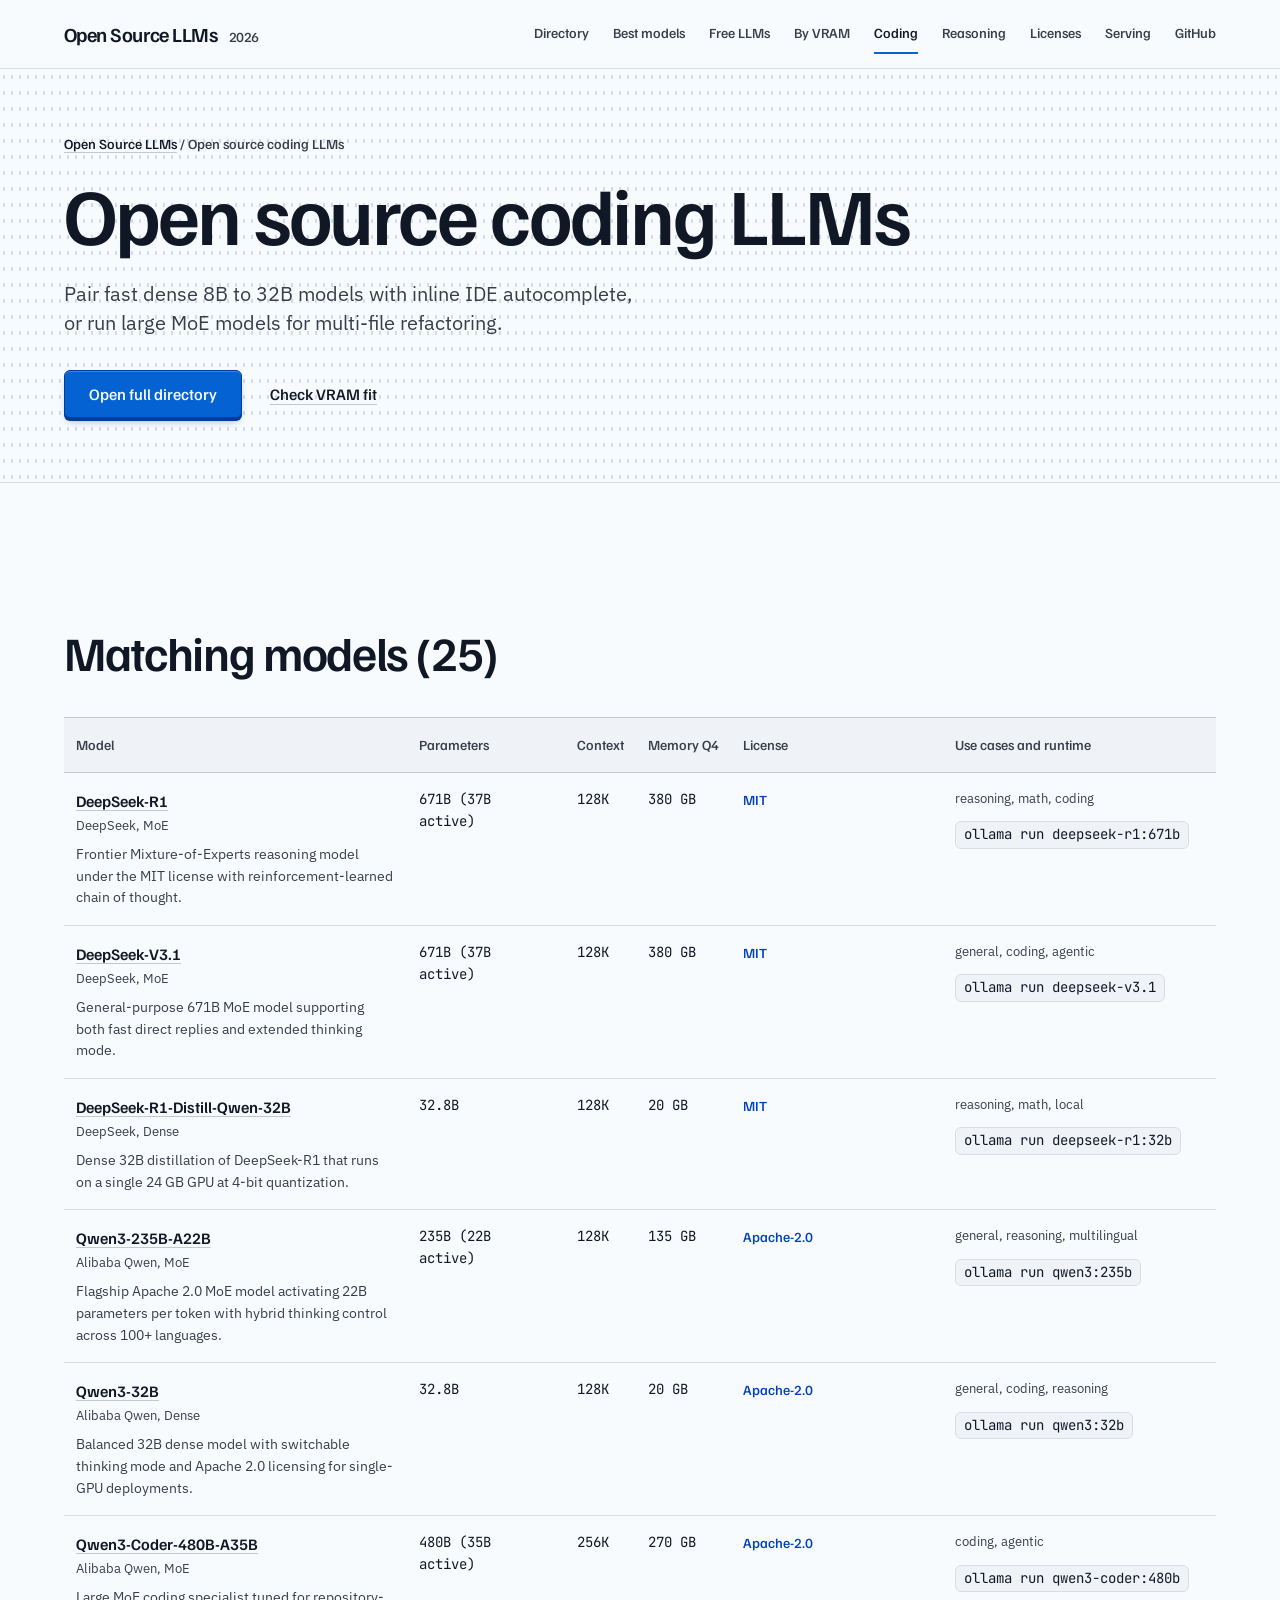
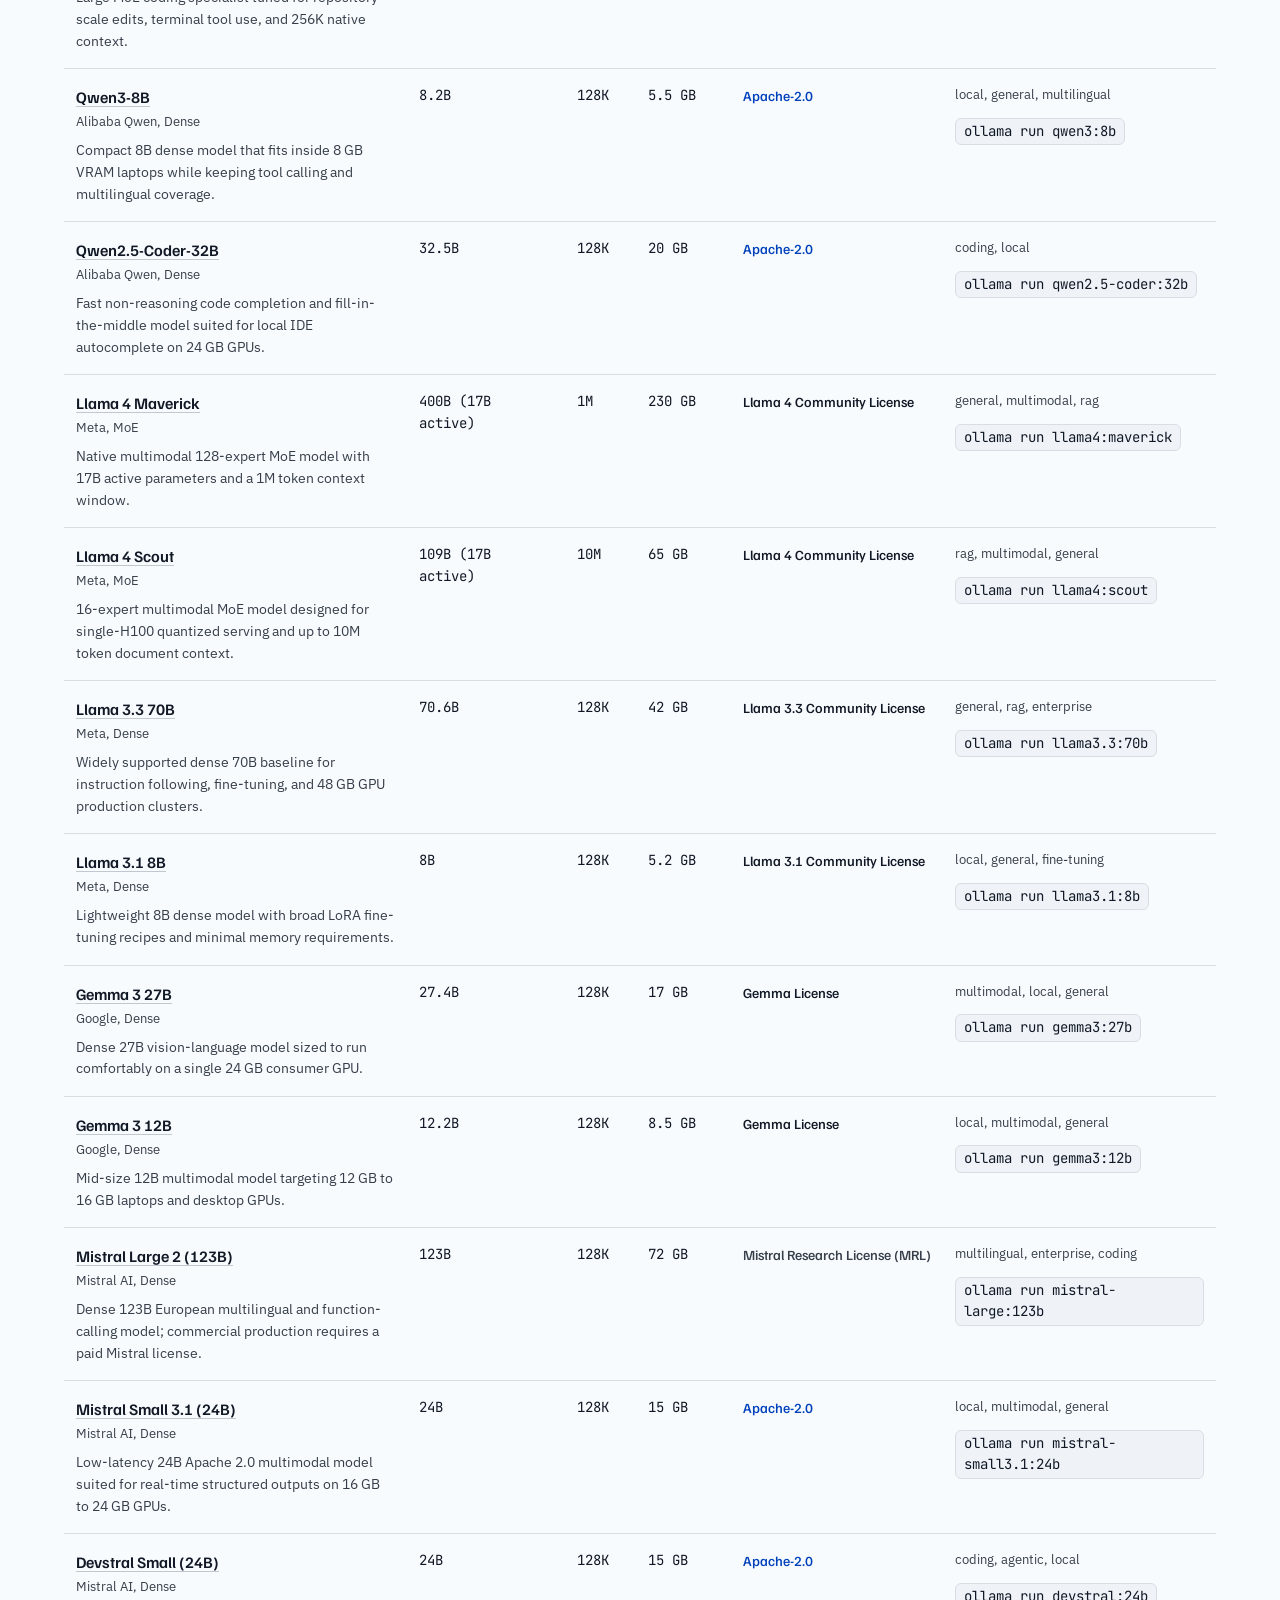
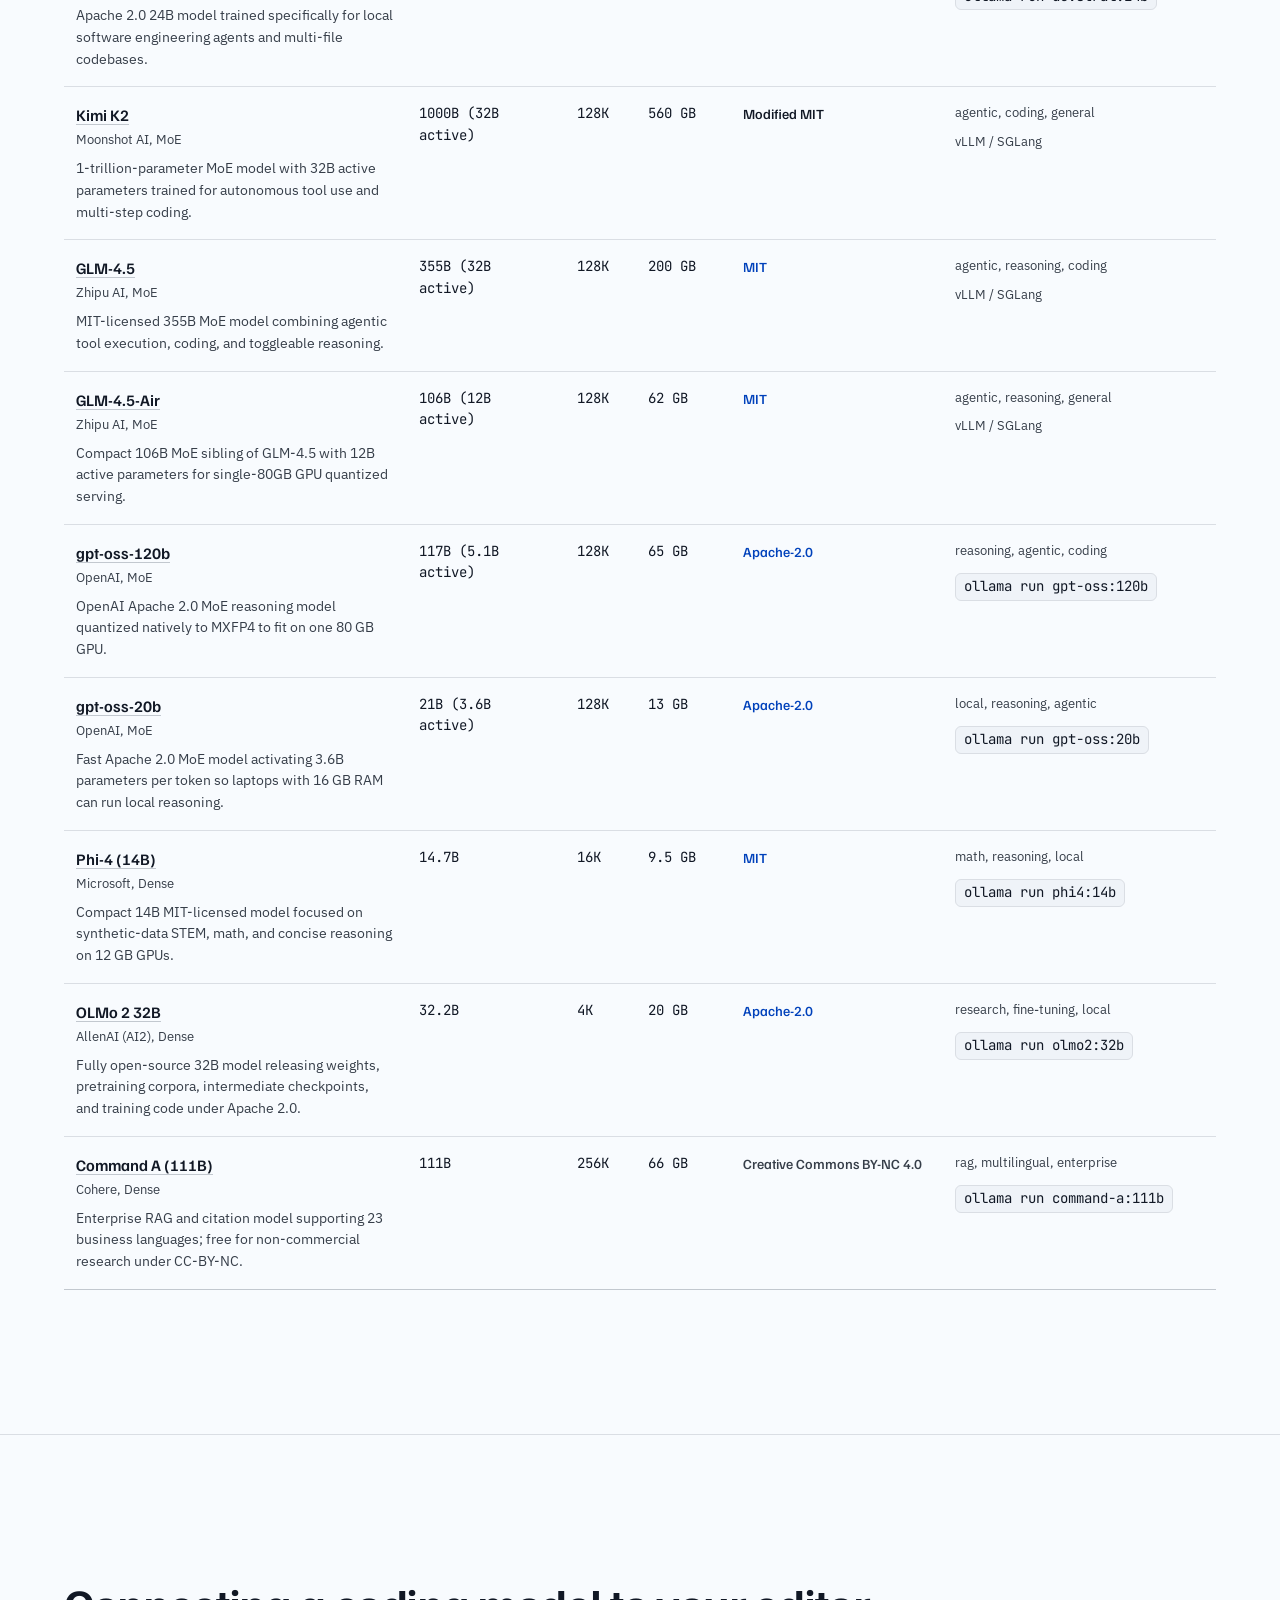
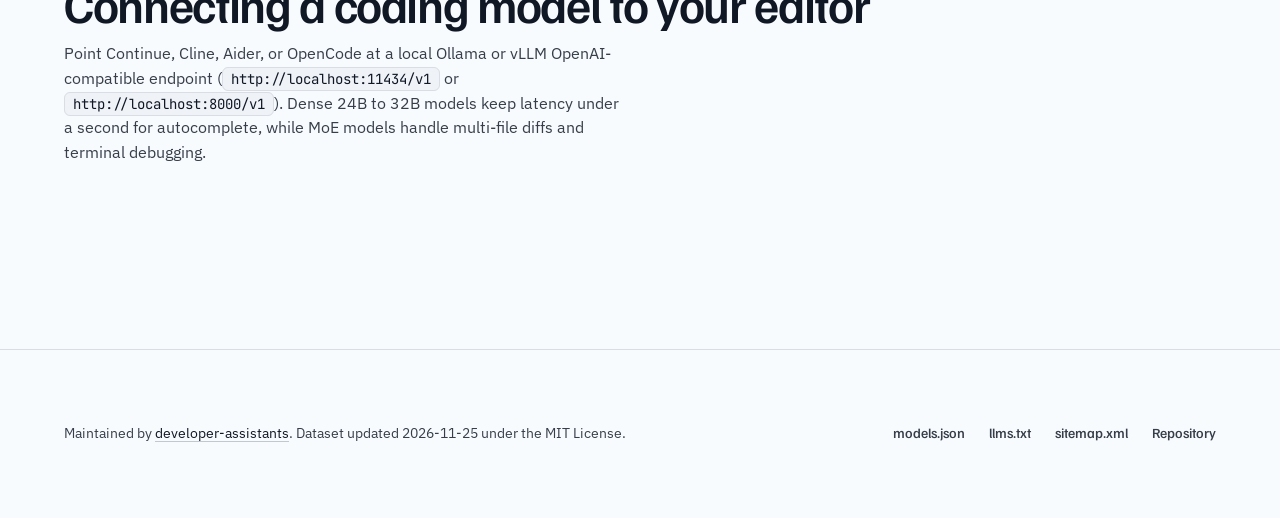
<file: docs/open-source-coding-llms.html>
<!DOCTYPE html>
<html lang="en">
<head>
  <meta charset="utf-8">
  <meta name="viewport" content="width=device-width, initial-scale=1">
  <title>Best Open Source Coding LLMs (2026): Local IDE &amp; Agentic Models</title>
  <meta name="description" content="Compare open source LLMs for coding, autocomplete, and repository-scale software agents: Qwen3-Coder, DeepSeek-V3.1, Devstral Small, Qwen2.5-Coder, and Kimi K2.">
  <link rel="canonical" href="https://developer-assistants.github.io/open-source-llms/open-source-coding-llms.html">
  <meta property="og:title" content="Best Open Source Coding LLMs (2026): Local IDE &amp; Agentic Models">
  <meta property="og:description" content="Compare open source LLMs for coding, autocomplete, and repository-scale software agents: Qwen3-Coder, DeepSeek-V3.1, Devstral Small, Qwen2.5-Coder, and Kimi K2.">
  <meta property="og:type" content="website">
  <meta property="og:url" content="https://developer-assistants.github.io/open-source-llms/open-source-coding-llms.html">
  <meta property="og:image" content="https://developer-assistants.github.io/open-source-llms/assets/preview.svg">
  <meta name="twitter:card" content="summary_large_image">
  <meta name="twitter:title" content="Best Open Source Coding LLMs (2026): Local IDE &amp; Agentic Models">
  <meta name="twitter:description" content="Compare open source LLMs for coding, autocomplete, and repository-scale software agents: Qwen3-Coder, DeepSeek-V3.1, Devstral Small, Qwen2.5-Coder, and Kimi K2.">
  <meta name="twitter:image" content="https://developer-assistants.github.io/open-source-llms/assets/preview.svg">
  <link rel="icon" href="./assets/favicon.svg" type="image/svg+xml">
  <link rel="preconnect" href="https://fonts.googleapis.com">
  <link rel="preconnect" href="https://fonts.gstatic.com" crossorigin>
  <link href="https://fonts.googleapis.com/css2?family=Familjen+Grotesk:wght@500;600&family=IBM+Plex+Sans:wght@400;500&family=JetBrains+Mono:wght@400;500&display=swap" rel="stylesheet">
  <link rel="stylesheet" href="./styles/site.css">
  <script type="application/ld+json">
{
  "@context": "https://schema.org",
  "@type": "BreadcrumbList",
  "itemListElement": [
    {
      "@type": "ListItem",
      "position": 1,
      "name": "Open Source LLMs",
      "item": "https://developer-assistants.github.io/open-source-llms/"
    },
    {
      "@type": "ListItem",
      "position": 2,
      "name": "Open source coding LLMs",
      "item": "https://developer-assistants.github.io/open-source-llms/open-source-coding-llms.html"
    }
  ]
}
  </script>
</head>
<body>
  <header class="site-header">
    <div class="container site-header__inner">
      <a class="brand" href="./index.html">
        <span>Open Source LLMs</span>
        <span class="brand__year">2026</span>
      </a>
      <nav class="nav" aria-label="Primary">
        <a href="./index.html">Directory</a><a href="./best-open-source-llm.html">Best models</a><a href="./free-large-language-models.html">Free LLMs</a><a href="./local-llms-by-vram.html">By VRAM</a><a href="./open-source-coding-llms.html" aria-current="page">Coding</a><a href="./open-source-reasoning-llms.html">Reasoning</a><a href="./open-source-llm-licenses.html">Licenses</a><a href="./self-hosted-llm-inference.html">Serving</a><a href="https://github.com/developer-assistants/open-source-llms" target="_blank" rel="noopener">GitHub</a>
      </nav>
    </div>
  </header>
  <main>
    <section class="hero hero--sub">
      <div class="container">
        <div class="breadcrumbs"><a href="./index.html">Open Source LLMs</a> / Open source coding LLMs</div>
        <div class="hero__copy">
          <h1>Open source coding LLMs</h1>
          <p class="lead">Pair fast dense 8B to 32B models with inline IDE autocomplete, or run large MoE models for multi-file refactoring.</p>
          <div class="hero__actions">
            <a class="key key--primary" href="./index.html#directory">Open full directory</a>
            <a class="action-link" href="./index.html#vram-calculator">Check VRAM fit</a>
          </div>
        </div>
      </div>
    </section>

    <section class="section">
      <div class="container">
        <div class="section-head">
          <h2>Matching models (25)</h2>
        </div>
        <div class="table-wrap">
          <table>
            <thead>
              <tr>
                <th>Model</th>
                <th>Parameters</th>
                <th>Context</th>
                <th>Memory Q4</th>
                <th>License</th>
                <th>Use cases and runtime</th>
              </tr>
            </thead>
            <tbody>
          <tr>
            <td>
              <span class="model-name"><a href="https://huggingface.co/deepseek-ai/DeepSeek-R1" target="_blank" rel="noopener">DeepSeek-R1</a></span>
              <span class="model-meta">DeepSeek, MoE</span>
              <div class="model-summary">Frontier Mixture-of-Experts reasoning model under the MIT license with reinforcement-learned chain of thought.</div>
            </td>
            <td class="mono num">671B (37B active)</td>
            <td class="mono num">128K</td>
            <td class="mono num">380 GB</td>
            <td><span class="status-text status-text--oss">MIT</span></td>
            <td><div class="tag-list">reasoning, math, coding</div><code class="run-cmd">ollama run deepseek-r1:671b</code></td>
            
          </tr>
          <tr>
            <td>
              <span class="model-name"><a href="https://huggingface.co/deepseek-ai/DeepSeek-V3.1" target="_blank" rel="noopener">DeepSeek-V3.1</a></span>
              <span class="model-meta">DeepSeek, MoE</span>
              <div class="model-summary">General-purpose 671B MoE model supporting both fast direct replies and extended thinking mode.</div>
            </td>
            <td class="mono num">671B (37B active)</td>
            <td class="mono num">128K</td>
            <td class="mono num">380 GB</td>
            <td><span class="status-text status-text--oss">MIT</span></td>
            <td><div class="tag-list">general, coding, agentic</div><code class="run-cmd">ollama run deepseek-v3.1</code></td>
            
          </tr>
          <tr>
            <td>
              <span class="model-name"><a href="https://huggingface.co/deepseek-ai/DeepSeek-R1-Distill-Qwen-32B" target="_blank" rel="noopener">DeepSeek-R1-Distill-Qwen-32B</a></span>
              <span class="model-meta">DeepSeek, Dense</span>
              <div class="model-summary">Dense 32B distillation of DeepSeek-R1 that runs on a single 24 GB GPU at 4-bit quantization.</div>
            </td>
            <td class="mono num">32.8B</td>
            <td class="mono num">128K</td>
            <td class="mono num">20 GB</td>
            <td><span class="status-text status-text--oss">MIT</span></td>
            <td><div class="tag-list">reasoning, math, local</div><code class="run-cmd">ollama run deepseek-r1:32b</code></td>
            
          </tr>
          <tr>
            <td>
              <span class="model-name"><a href="https://huggingface.co/Qwen/Qwen3-235B-A22B" target="_blank" rel="noopener">Qwen3-235B-A22B</a></span>
              <span class="model-meta">Alibaba Qwen, MoE</span>
              <div class="model-summary">Flagship Apache 2.0 MoE model activating 22B parameters per token with hybrid thinking control across 100+ languages.</div>
            </td>
            <td class="mono num">235B (22B active)</td>
            <td class="mono num">128K</td>
            <td class="mono num">135 GB</td>
            <td><span class="status-text status-text--oss">Apache-2.0</span></td>
            <td><div class="tag-list">general, reasoning, multilingual</div><code class="run-cmd">ollama run qwen3:235b</code></td>
            
          </tr>
          <tr>
            <td>
              <span class="model-name"><a href="https://huggingface.co/Qwen/Qwen3-32B" target="_blank" rel="noopener">Qwen3-32B</a></span>
              <span class="model-meta">Alibaba Qwen, Dense</span>
              <div class="model-summary">Balanced 32B dense model with switchable thinking mode and Apache 2.0 licensing for single-GPU deployments.</div>
            </td>
            <td class="mono num">32.8B</td>
            <td class="mono num">128K</td>
            <td class="mono num">20 GB</td>
            <td><span class="status-text status-text--oss">Apache-2.0</span></td>
            <td><div class="tag-list">general, coding, reasoning</div><code class="run-cmd">ollama run qwen3:32b</code></td>
            
          </tr>
          <tr>
            <td>
              <span class="model-name"><a href="https://huggingface.co/Qwen/Qwen3-Coder-480B-A35B-Instruct" target="_blank" rel="noopener">Qwen3-Coder-480B-A35B</a></span>
              <span class="model-meta">Alibaba Qwen, MoE</span>
              <div class="model-summary">Large MoE coding specialist tuned for repository-scale edits, terminal tool use, and 256K native context.</div>
            </td>
            <td class="mono num">480B (35B active)</td>
            <td class="mono num">256K</td>
            <td class="mono num">270 GB</td>
            <td><span class="status-text status-text--oss">Apache-2.0</span></td>
            <td><div class="tag-list">coding, agentic</div><code class="run-cmd">ollama run qwen3-coder:480b</code></td>
            
          </tr>
          <tr>
            <td>
              <span class="model-name"><a href="https://huggingface.co/Qwen/Qwen3-8B" target="_blank" rel="noopener">Qwen3-8B</a></span>
              <span class="model-meta">Alibaba Qwen, Dense</span>
              <div class="model-summary">Compact 8B dense model that fits inside 8 GB VRAM laptops while keeping tool calling and multilingual coverage.</div>
            </td>
            <td class="mono num">8.2B</td>
            <td class="mono num">128K</td>
            <td class="mono num">5.5 GB</td>
            <td><span class="status-text status-text--oss">Apache-2.0</span></td>
            <td><div class="tag-list">local, general, multilingual</div><code class="run-cmd">ollama run qwen3:8b</code></td>
            
          </tr>
          <tr>
            <td>
              <span class="model-name"><a href="https://huggingface.co/Qwen/Qwen2.5-Coder-32B-Instruct" target="_blank" rel="noopener">Qwen2.5-Coder-32B</a></span>
              <span class="model-meta">Alibaba Qwen, Dense</span>
              <div class="model-summary">Fast non-reasoning code completion and fill-in-the-middle model suited for local IDE autocomplete on 24 GB GPUs.</div>
            </td>
            <td class="mono num">32.5B</td>
            <td class="mono num">128K</td>
            <td class="mono num">20 GB</td>
            <td><span class="status-text status-text--oss">Apache-2.0</span></td>
            <td><div class="tag-list">coding, local</div><code class="run-cmd">ollama run qwen2.5-coder:32b</code></td>
            
          </tr>
          <tr>
            <td>
              <span class="model-name"><a href="https://huggingface.co/meta-llama/Llama-4-Maverick-17B-128E-Instruct" target="_blank" rel="noopener">Llama 4 Maverick</a></span>
              <span class="model-meta">Meta, MoE</span>
              <div class="model-summary">Native multimodal 128-expert MoE model with 17B active parameters and a 1M token context window.</div>
            </td>
            <td class="mono num">400B (17B active)</td>
            <td class="mono num">1M</td>
            <td class="mono num">230 GB</td>
            <td><span class="status-text status-text--community">Llama 4 Community License</span></td>
            <td><div class="tag-list">general, multimodal, rag</div><code class="run-cmd">ollama run llama4:maverick</code></td>
            
          </tr>
          <tr>
            <td>
              <span class="model-name"><a href="https://huggingface.co/meta-llama/Llama-4-Scout-17B-16E-Instruct" target="_blank" rel="noopener">Llama 4 Scout</a></span>
              <span class="model-meta">Meta, MoE</span>
              <div class="model-summary">16-expert multimodal MoE model designed for single-H100 quantized serving and up to 10M token document context.</div>
            </td>
            <td class="mono num">109B (17B active)</td>
            <td class="mono num">10M</td>
            <td class="mono num">65 GB</td>
            <td><span class="status-text status-text--community">Llama 4 Community License</span></td>
            <td><div class="tag-list">rag, multimodal, general</div><code class="run-cmd">ollama run llama4:scout</code></td>
            
          </tr>
          <tr>
            <td>
              <span class="model-name"><a href="https://huggingface.co/meta-llama/Llama-3.3-70B-Instruct" target="_blank" rel="noopener">Llama 3.3 70B</a></span>
              <span class="model-meta">Meta, Dense</span>
              <div class="model-summary">Widely supported dense 70B baseline for instruction following, fine-tuning, and 48 GB GPU production clusters.</div>
            </td>
            <td class="mono num">70.6B</td>
            <td class="mono num">128K</td>
            <td class="mono num">42 GB</td>
            <td><span class="status-text status-text--community">Llama 3.3 Community License</span></td>
            <td><div class="tag-list">general, rag, enterprise</div><code class="run-cmd">ollama run llama3.3:70b</code></td>
            
          </tr>
          <tr>
            <td>
              <span class="model-name"><a href="https://huggingface.co/meta-llama/Llama-3.1-8B-Instruct" target="_blank" rel="noopener">Llama 3.1 8B</a></span>
              <span class="model-meta">Meta, Dense</span>
              <div class="model-summary">Lightweight 8B dense model with broad LoRA fine-tuning recipes and minimal memory requirements.</div>
            </td>
            <td class="mono num">8B</td>
            <td class="mono num">128K</td>
            <td class="mono num">5.2 GB</td>
            <td><span class="status-text status-text--community">Llama 3.1 Community License</span></td>
            <td><div class="tag-list">local, general, fine-tuning</div><code class="run-cmd">ollama run llama3.1:8b</code></td>
            
          </tr>
          <tr>
            <td>
              <span class="model-name"><a href="https://huggingface.co/google/gemma-3-27b-it" target="_blank" rel="noopener">Gemma 3 27B</a></span>
              <span class="model-meta">Google, Dense</span>
              <div class="model-summary">Dense 27B vision-language model sized to run comfortably on a single 24 GB consumer GPU.</div>
            </td>
            <td class="mono num">27.4B</td>
            <td class="mono num">128K</td>
            <td class="mono num">17 GB</td>
            <td><span class="status-text status-text--community">Gemma License</span></td>
            <td><div class="tag-list">multimodal, local, general</div><code class="run-cmd">ollama run gemma3:27b</code></td>
            
          </tr>
          <tr>
            <td>
              <span class="model-name"><a href="https://huggingface.co/google/gemma-3-12b-it" target="_blank" rel="noopener">Gemma 3 12B</a></span>
              <span class="model-meta">Google, Dense</span>
              <div class="model-summary">Mid-size 12B multimodal model targeting 12 GB to 16 GB laptops and desktop GPUs.</div>
            </td>
            <td class="mono num">12.2B</td>
            <td class="mono num">128K</td>
            <td class="mono num">8.5 GB</td>
            <td><span class="status-text status-text--community">Gemma License</span></td>
            <td><div class="tag-list">local, multimodal, general</div><code class="run-cmd">ollama run gemma3:12b</code></td>
            
          </tr>
          <tr>
            <td>
              <span class="model-name"><a href="https://huggingface.co/mistralai/Mistral-Large-Instruct-2411" target="_blank" rel="noopener">Mistral Large 2 (123B)</a></span>
              <span class="model-meta">Mistral AI, Dense</span>
              <div class="model-summary">Dense 123B European multilingual and function-calling model; commercial production requires a paid Mistral license.</div>
            </td>
            <td class="mono num">123B</td>
            <td class="mono num">128K</td>
            <td class="mono num">72 GB</td>
            <td><span class="status-text status-text--research">Mistral Research License (MRL)</span></td>
            <td><div class="tag-list">multilingual, enterprise, coding</div><code class="run-cmd">ollama run mistral-large:123b</code></td>
            
          </tr>
          <tr>
            <td>
              <span class="model-name"><a href="https://huggingface.co/mistralai/Mistral-Small-3.1-24B-Instruct-2503" target="_blank" rel="noopener">Mistral Small 3.1 (24B)</a></span>
              <span class="model-meta">Mistral AI, Dense</span>
              <div class="model-summary">Low-latency 24B Apache 2.0 multimodal model suited for real-time structured outputs on 16 GB to 24 GB GPUs.</div>
            </td>
            <td class="mono num">24B</td>
            <td class="mono num">128K</td>
            <td class="mono num">15 GB</td>
            <td><span class="status-text status-text--oss">Apache-2.0</span></td>
            <td><div class="tag-list">local, multimodal, general</div><code class="run-cmd">ollama run mistral-small3.1:24b</code></td>
            
          </tr>
          <tr>
            <td>
              <span class="model-name"><a href="https://huggingface.co/mistralai/Devstral-Small-2505" target="_blank" rel="noopener">Devstral Small (24B)</a></span>
              <span class="model-meta">Mistral AI, Dense</span>
              <div class="model-summary">Apache 2.0 24B model trained specifically for local software engineering agents and multi-file codebases.</div>
            </td>
            <td class="mono num">24B</td>
            <td class="mono num">128K</td>
            <td class="mono num">15 GB</td>
            <td><span class="status-text status-text--oss">Apache-2.0</span></td>
            <td><div class="tag-list">coding, agentic, local</div><code class="run-cmd">ollama run devstral:24b</code></td>
            
          </tr>
          <tr>
            <td>
              <span class="model-name"><a href="https://huggingface.co/moonshotai/Kimi-K2-Instruct" target="_blank" rel="noopener">Kimi K2</a></span>
              <span class="model-meta">Moonshot AI, MoE</span>
              <div class="model-summary">1-trillion-parameter MoE model with 32B active parameters trained for autonomous tool use and multi-step coding.</div>
            </td>
            <td class="mono num">1000B (32B active)</td>
            <td class="mono num">128K</td>
            <td class="mono num">560 GB</td>
            <td><span class="status-text status-text--community">Modified MIT</span></td>
            <td><div class="tag-list">agentic, coding, general</div><span class="model-meta">vLLM / SGLang</span></td>
            
          </tr>
          <tr>
            <td>
              <span class="model-name"><a href="https://huggingface.co/zai-org/GLM-4.5" target="_blank" rel="noopener">GLM-4.5</a></span>
              <span class="model-meta">Zhipu AI, MoE</span>
              <div class="model-summary">MIT-licensed 355B MoE model combining agentic tool execution, coding, and toggleable reasoning.</div>
            </td>
            <td class="mono num">355B (32B active)</td>
            <td class="mono num">128K</td>
            <td class="mono num">200 GB</td>
            <td><span class="status-text status-text--oss">MIT</span></td>
            <td><div class="tag-list">agentic, reasoning, coding</div><span class="model-meta">vLLM / SGLang</span></td>
            
          </tr>
          <tr>
            <td>
              <span class="model-name"><a href="https://huggingface.co/zai-org/GLM-4.5-Air" target="_blank" rel="noopener">GLM-4.5-Air</a></span>
              <span class="model-meta">Zhipu AI, MoE</span>
              <div class="model-summary">Compact 106B MoE sibling of GLM-4.5 with 12B active parameters for single-80GB GPU quantized serving.</div>
            </td>
            <td class="mono num">106B (12B active)</td>
            <td class="mono num">128K</td>
            <td class="mono num">62 GB</td>
            <td><span class="status-text status-text--oss">MIT</span></td>
            <td><div class="tag-list">agentic, reasoning, general</div><span class="model-meta">vLLM / SGLang</span></td>
            
          </tr>
          <tr>
            <td>
              <span class="model-name"><a href="https://huggingface.co/openai/gpt-oss-120b" target="_blank" rel="noopener">gpt-oss-120b</a></span>
              <span class="model-meta">OpenAI, MoE</span>
              <div class="model-summary">OpenAI Apache 2.0 MoE reasoning model quantized natively to MXFP4 to fit on one 80 GB GPU.</div>
            </td>
            <td class="mono num">117B (5.1B active)</td>
            <td class="mono num">128K</td>
            <td class="mono num">65 GB</td>
            <td><span class="status-text status-text--oss">Apache-2.0</span></td>
            <td><div class="tag-list">reasoning, agentic, coding</div><code class="run-cmd">ollama run gpt-oss:120b</code></td>
            
          </tr>
          <tr>
            <td>
              <span class="model-name"><a href="https://huggingface.co/openai/gpt-oss-20b" target="_blank" rel="noopener">gpt-oss-20b</a></span>
              <span class="model-meta">OpenAI, MoE</span>
              <div class="model-summary">Fast Apache 2.0 MoE model activating 3.6B parameters per token so laptops with 16 GB RAM can run local reasoning.</div>
            </td>
            <td class="mono num">21B (3.6B active)</td>
            <td class="mono num">128K</td>
            <td class="mono num">13 GB</td>
            <td><span class="status-text status-text--oss">Apache-2.0</span></td>
            <td><div class="tag-list">local, reasoning, agentic</div><code class="run-cmd">ollama run gpt-oss:20b</code></td>
            
          </tr>
          <tr>
            <td>
              <span class="model-name"><a href="https://huggingface.co/microsoft/phi-4" target="_blank" rel="noopener">Phi-4 (14B)</a></span>
              <span class="model-meta">Microsoft, Dense</span>
              <div class="model-summary">Compact 14B MIT-licensed model focused on synthetic-data STEM, math, and concise reasoning on 12 GB GPUs.</div>
            </td>
            <td class="mono num">14.7B</td>
            <td class="mono num">16K</td>
            <td class="mono num">9.5 GB</td>
            <td><span class="status-text status-text--oss">MIT</span></td>
            <td><div class="tag-list">math, reasoning, local</div><code class="run-cmd">ollama run phi4:14b</code></td>
            
          </tr>
          <tr>
            <td>
              <span class="model-name"><a href="https://huggingface.co/allenai/OLMo-2-0325-32B-Instruct" target="_blank" rel="noopener">OLMo 2 32B</a></span>
              <span class="model-meta">AllenAI (AI2), Dense</span>
              <div class="model-summary">Fully open-source 32B model releasing weights, pretraining corpora, intermediate checkpoints, and training code under Apache 2.0.</div>
            </td>
            <td class="mono num">32.2B</td>
            <td class="mono num">4K</td>
            <td class="mono num">20 GB</td>
            <td><span class="status-text status-text--oss">Apache-2.0</span></td>
            <td><div class="tag-list">research, fine-tuning, local</div><code class="run-cmd">ollama run olmo2:32b</code></td>
            
          </tr>
          <tr>
            <td>
              <span class="model-name"><a href="https://huggingface.co/CohereForAI/c4ai-command-a-03-2025" target="_blank" rel="noopener">Command A (111B)</a></span>
              <span class="model-meta">Cohere, Dense</span>
              <div class="model-summary">Enterprise RAG and citation model supporting 23 business languages; free for non-commercial research under CC-BY-NC.</div>
            </td>
            <td class="mono num">111B</td>
            <td class="mono num">256K</td>
            <td class="mono num">66 GB</td>
            <td><span class="status-text status-text--research">Creative Commons BY-NC 4.0</span></td>
            <td><div class="tag-list">rag, multilingual, enterprise</div><code class="run-cmd">ollama run command-a:111b</code></td>
            
          </tr>
            </tbody>
          </table>
        </div>
      </div>
    </section>

    <section class="section">
      <div class="container">
        <div class="section-head">
          <h2>Connecting a coding model to your editor</h2>
          <p>Point Continue, Cline, Aider, or OpenCode at a local Ollama or vLLM OpenAI-compatible endpoint (<code>http://localhost:11434/v1</code> or <code>http://localhost:8000/v1</code>). Dense 24B to 32B models keep latency under a second for autocomplete, while MoE models handle multi-file diffs and terminal debugging.</p>
        </div>
      </div>
    </section>
  </main>
  <footer class="site-footer">
    <div class="container site-footer__inner">
      <div>
        Maintained by <a href="https://github.com/developer-assistants">developer-assistants</a>.
        Dataset updated 2026-11-25 under the MIT License.
      </div>
      <div class="nav">
        <a href="./models.json">models.json</a>
        <a href="./llms.txt">llms.txt</a>
        <a href="./sitemap.xml">sitemap.xml</a>
        <a href="https://github.com/developer-assistants/open-source-llms">Repository</a>
      </div>
    </div>
  </footer>
</body>
</html>
</file>
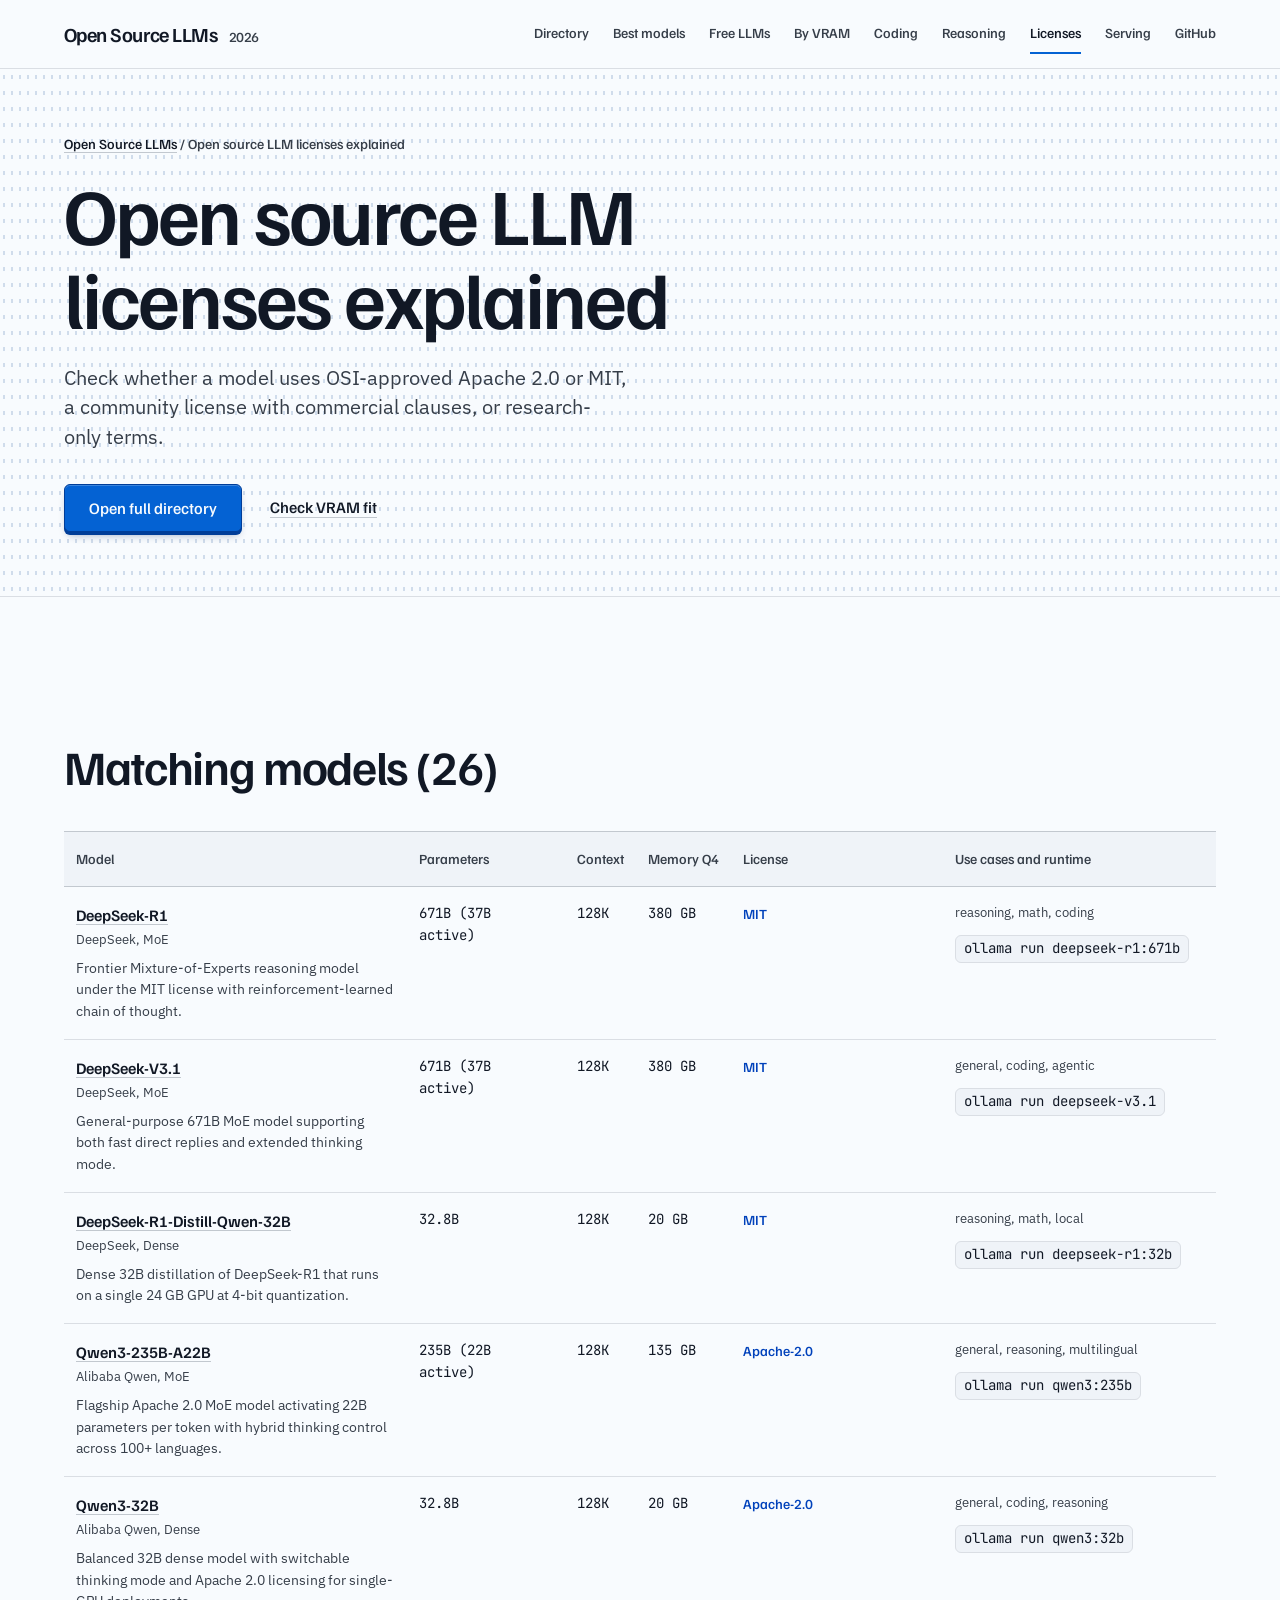
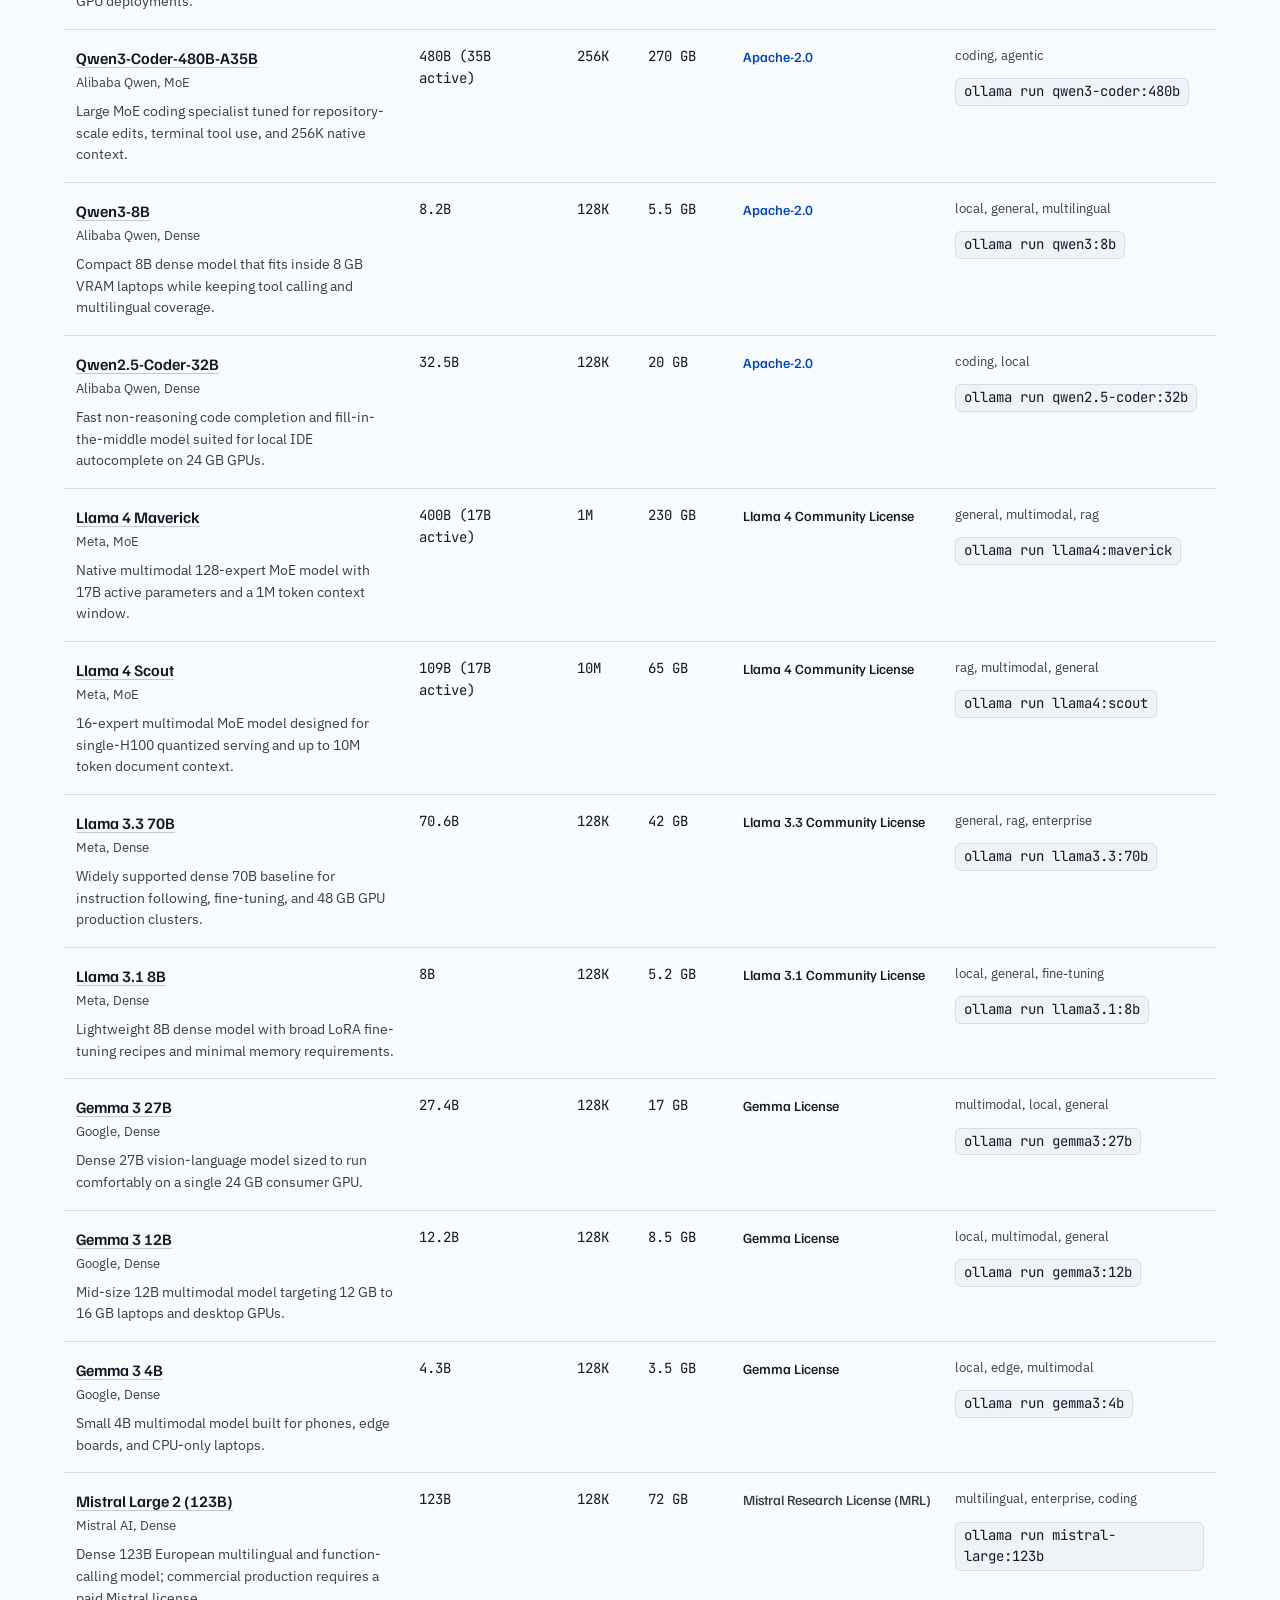
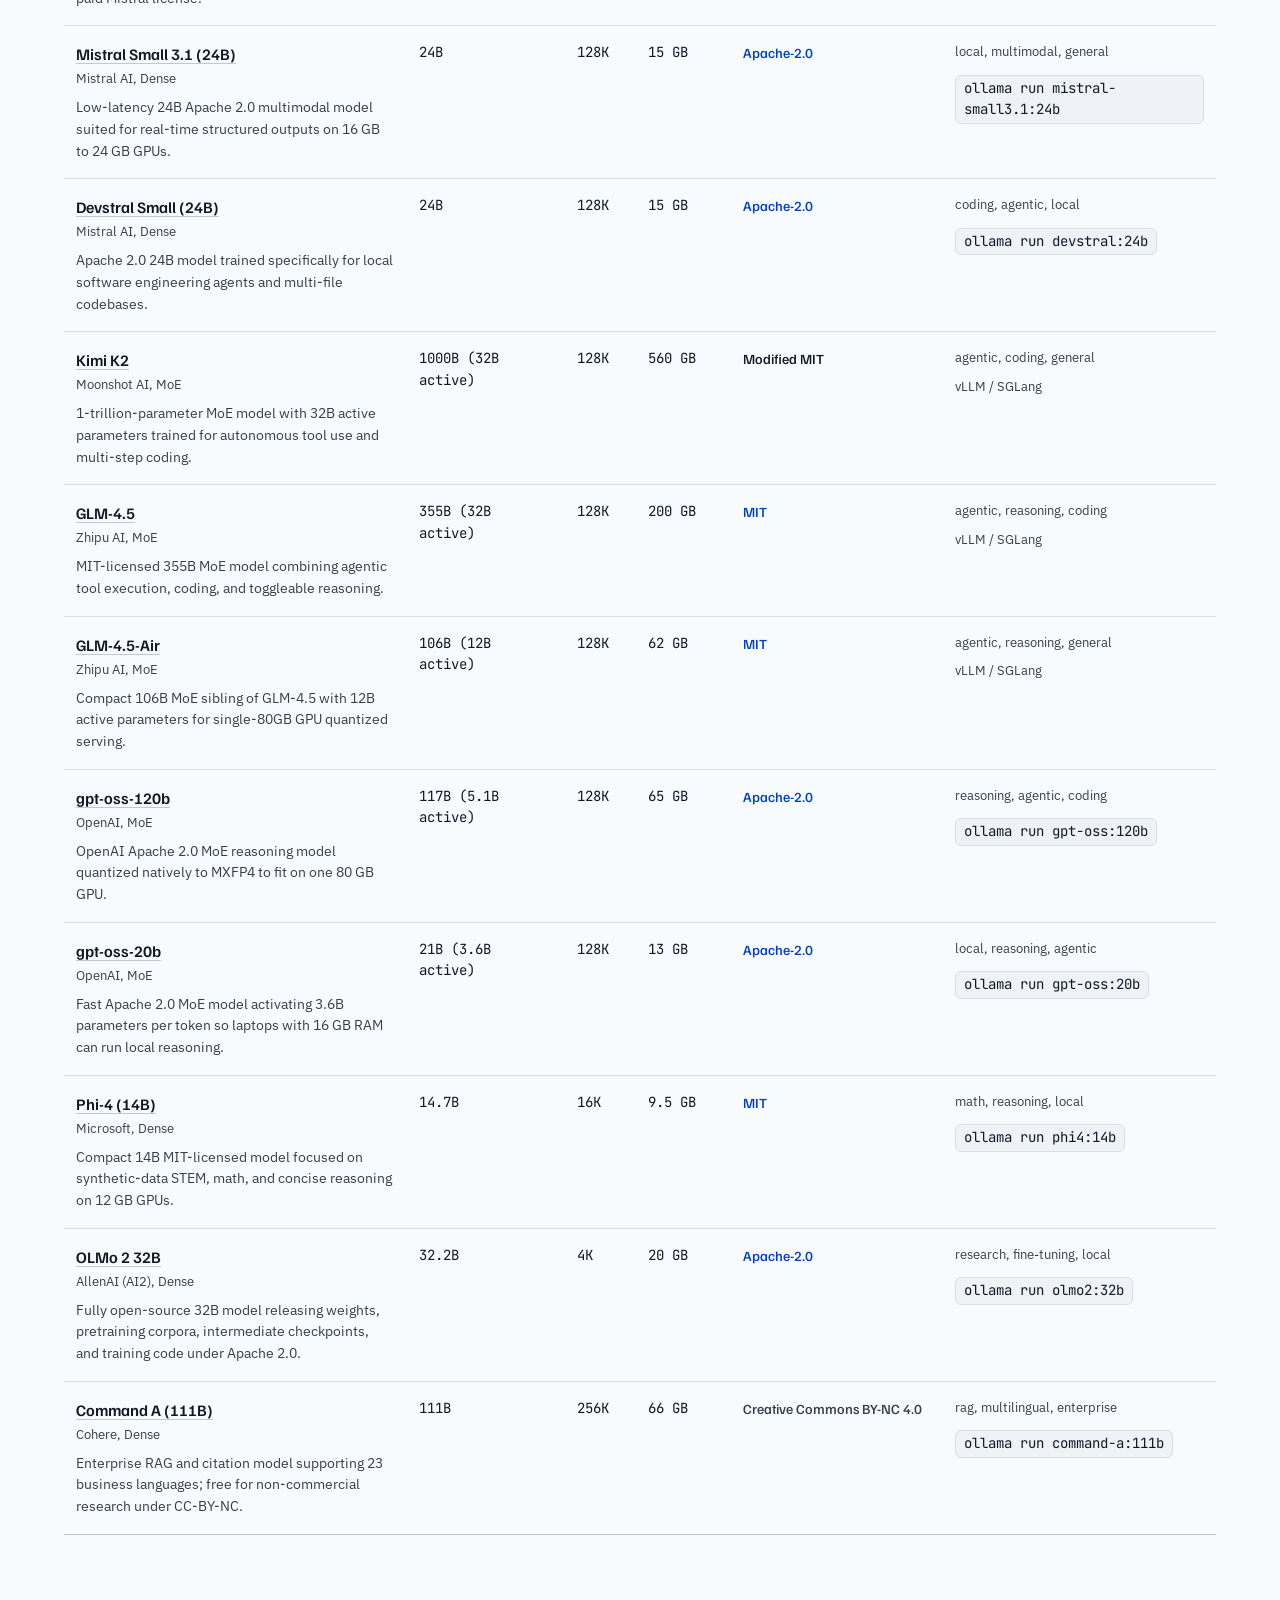
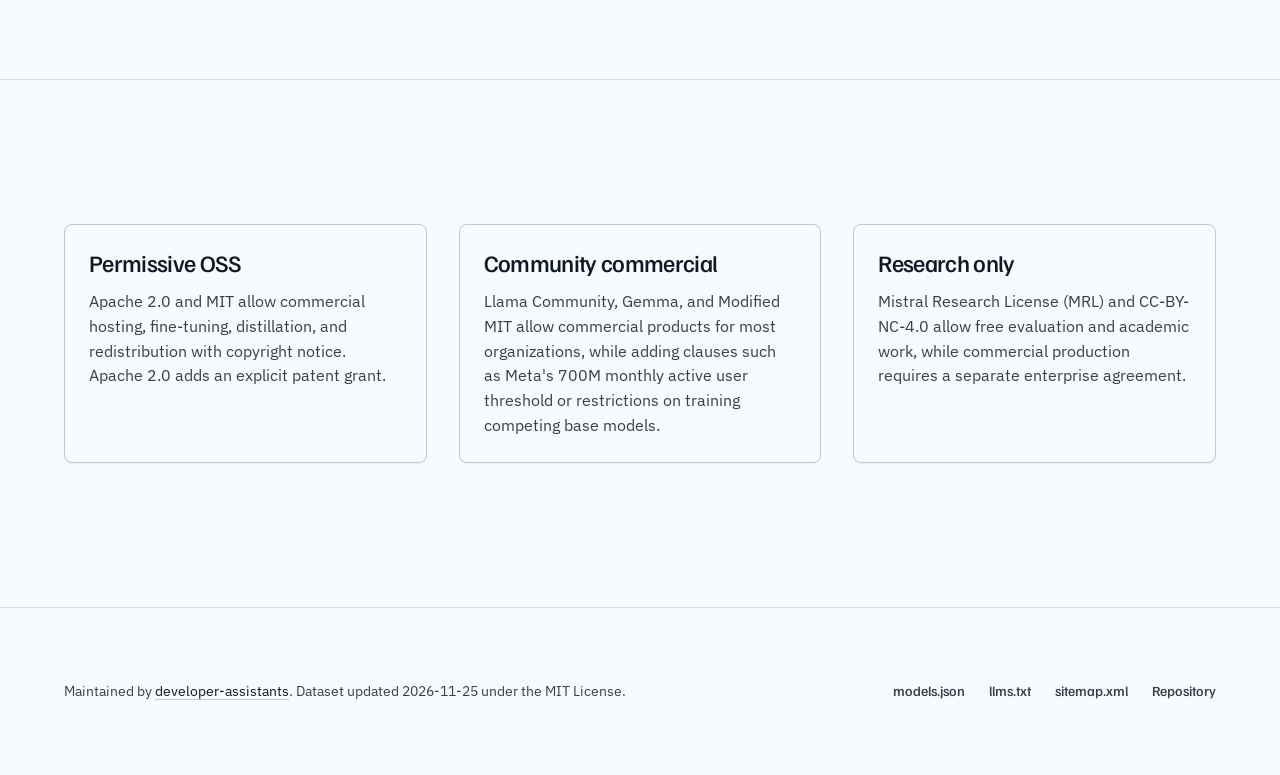
<file: docs/open-source-llm-licenses.html>
<!DOCTYPE html>
<html lang="en">
<head>
  <meta charset="utf-8">
  <meta name="viewport" content="width=device-width, initial-scale=1">
  <title>Open Source LLM Licenses Explained: Apache 2.0, MIT, Llama &amp; Gemma</title>
  <meta name="description" content="Compare commercial terms across open source LLM licenses. Understand Apache 2.0, MIT, Llama Community MAU caps, Gemma terms, Modified MIT, and CC-BY-NC.">
  <link rel="canonical" href="https://developer-assistants.github.io/open-source-llms/open-source-llm-licenses.html">
  <meta property="og:title" content="Open Source LLM Licenses Explained: Apache 2.0, MIT, Llama &amp; Gemma">
  <meta property="og:description" content="Compare commercial terms across open source LLM licenses. Understand Apache 2.0, MIT, Llama Community MAU caps, Gemma terms, Modified MIT, and CC-BY-NC.">
  <meta property="og:type" content="website">
  <meta property="og:url" content="https://developer-assistants.github.io/open-source-llms/open-source-llm-licenses.html">
  <meta property="og:image" content="https://developer-assistants.github.io/open-source-llms/assets/preview.svg">
  <meta name="twitter:card" content="summary_large_image">
  <meta name="twitter:title" content="Open Source LLM Licenses Explained: Apache 2.0, MIT, Llama &amp; Gemma">
  <meta name="twitter:description" content="Compare commercial terms across open source LLM licenses. Understand Apache 2.0, MIT, Llama Community MAU caps, Gemma terms, Modified MIT, and CC-BY-NC.">
  <meta name="twitter:image" content="https://developer-assistants.github.io/open-source-llms/assets/preview.svg">
  <link rel="icon" href="./assets/favicon.svg" type="image/svg+xml">
  <link rel="preconnect" href="https://fonts.googleapis.com">
  <link rel="preconnect" href="https://fonts.gstatic.com" crossorigin>
  <link href="https://fonts.googleapis.com/css2?family=Familjen+Grotesk:wght@500;600&family=IBM+Plex+Sans:wght@400;500&family=JetBrains+Mono:wght@400;500&display=swap" rel="stylesheet">
  <link rel="stylesheet" href="./styles/site.css">
  <script type="application/ld+json">
{
  "@context": "https://schema.org",
  "@type": "BreadcrumbList",
  "itemListElement": [
    {
      "@type": "ListItem",
      "position": 1,
      "name": "Open Source LLMs",
      "item": "https://developer-assistants.github.io/open-source-llms/"
    },
    {
      "@type": "ListItem",
      "position": 2,
      "name": "Open source LLM licenses explained",
      "item": "https://developer-assistants.github.io/open-source-llms/open-source-llm-licenses.html"
    }
  ]
}
  </script>
</head>
<body>
  <header class="site-header">
    <div class="container site-header__inner">
      <a class="brand" href="./index.html">
        <span>Open Source LLMs</span>
        <span class="brand__year">2026</span>
      </a>
      <nav class="nav" aria-label="Primary">
        <a href="./index.html">Directory</a><a href="./best-open-source-llm.html">Best models</a><a href="./free-large-language-models.html">Free LLMs</a><a href="./local-llms-by-vram.html">By VRAM</a><a href="./open-source-coding-llms.html">Coding</a><a href="./open-source-reasoning-llms.html">Reasoning</a><a href="./open-source-llm-licenses.html" aria-current="page">Licenses</a><a href="./self-hosted-llm-inference.html">Serving</a><a href="https://github.com/developer-assistants/open-source-llms" target="_blank" rel="noopener">GitHub</a>
      </nav>
    </div>
  </header>
  <main>
    <section class="hero hero--sub">
      <div class="container">
        <div class="breadcrumbs"><a href="./index.html">Open Source LLMs</a> / Open source LLM licenses explained</div>
        <div class="hero__copy">
          <h1>Open source LLM licenses explained</h1>
          <p class="lead">Check whether a model uses OSI-approved Apache 2.0 or MIT, a community license with commercial clauses, or research-only terms.</p>
          <div class="hero__actions">
            <a class="key key--primary" href="./index.html#directory">Open full directory</a>
            <a class="action-link" href="./index.html#vram-calculator">Check VRAM fit</a>
          </div>
        </div>
      </div>
    </section>

    <section class="section">
      <div class="container">
        <div class="section-head">
          <h2>Matching models (26)</h2>
        </div>
        <div class="table-wrap">
          <table>
            <thead>
              <tr>
                <th>Model</th>
                <th>Parameters</th>
                <th>Context</th>
                <th>Memory Q4</th>
                <th>License</th>
                <th>Use cases and runtime</th>
              </tr>
            </thead>
            <tbody>
          <tr>
            <td>
              <span class="model-name"><a href="https://huggingface.co/deepseek-ai/DeepSeek-R1" target="_blank" rel="noopener">DeepSeek-R1</a></span>
              <span class="model-meta">DeepSeek, MoE</span>
              <div class="model-summary">Frontier Mixture-of-Experts reasoning model under the MIT license with reinforcement-learned chain of thought.</div>
            </td>
            <td class="mono num">671B (37B active)</td>
            <td class="mono num">128K</td>
            <td class="mono num">380 GB</td>
            <td><span class="status-text status-text--oss">MIT</span></td>
            <td><div class="tag-list">reasoning, math, coding</div><code class="run-cmd">ollama run deepseek-r1:671b</code></td>
            
          </tr>
          <tr>
            <td>
              <span class="model-name"><a href="https://huggingface.co/deepseek-ai/DeepSeek-V3.1" target="_blank" rel="noopener">DeepSeek-V3.1</a></span>
              <span class="model-meta">DeepSeek, MoE</span>
              <div class="model-summary">General-purpose 671B MoE model supporting both fast direct replies and extended thinking mode.</div>
            </td>
            <td class="mono num">671B (37B active)</td>
            <td class="mono num">128K</td>
            <td class="mono num">380 GB</td>
            <td><span class="status-text status-text--oss">MIT</span></td>
            <td><div class="tag-list">general, coding, agentic</div><code class="run-cmd">ollama run deepseek-v3.1</code></td>
            
          </tr>
          <tr>
            <td>
              <span class="model-name"><a href="https://huggingface.co/deepseek-ai/DeepSeek-R1-Distill-Qwen-32B" target="_blank" rel="noopener">DeepSeek-R1-Distill-Qwen-32B</a></span>
              <span class="model-meta">DeepSeek, Dense</span>
              <div class="model-summary">Dense 32B distillation of DeepSeek-R1 that runs on a single 24 GB GPU at 4-bit quantization.</div>
            </td>
            <td class="mono num">32.8B</td>
            <td class="mono num">128K</td>
            <td class="mono num">20 GB</td>
            <td><span class="status-text status-text--oss">MIT</span></td>
            <td><div class="tag-list">reasoning, math, local</div><code class="run-cmd">ollama run deepseek-r1:32b</code></td>
            
          </tr>
          <tr>
            <td>
              <span class="model-name"><a href="https://huggingface.co/Qwen/Qwen3-235B-A22B" target="_blank" rel="noopener">Qwen3-235B-A22B</a></span>
              <span class="model-meta">Alibaba Qwen, MoE</span>
              <div class="model-summary">Flagship Apache 2.0 MoE model activating 22B parameters per token with hybrid thinking control across 100+ languages.</div>
            </td>
            <td class="mono num">235B (22B active)</td>
            <td class="mono num">128K</td>
            <td class="mono num">135 GB</td>
            <td><span class="status-text status-text--oss">Apache-2.0</span></td>
            <td><div class="tag-list">general, reasoning, multilingual</div><code class="run-cmd">ollama run qwen3:235b</code></td>
            
          </tr>
          <tr>
            <td>
              <span class="model-name"><a href="https://huggingface.co/Qwen/Qwen3-32B" target="_blank" rel="noopener">Qwen3-32B</a></span>
              <span class="model-meta">Alibaba Qwen, Dense</span>
              <div class="model-summary">Balanced 32B dense model with switchable thinking mode and Apache 2.0 licensing for single-GPU deployments.</div>
            </td>
            <td class="mono num">32.8B</td>
            <td class="mono num">128K</td>
            <td class="mono num">20 GB</td>
            <td><span class="status-text status-text--oss">Apache-2.0</span></td>
            <td><div class="tag-list">general, coding, reasoning</div><code class="run-cmd">ollama run qwen3:32b</code></td>
            
          </tr>
          <tr>
            <td>
              <span class="model-name"><a href="https://huggingface.co/Qwen/Qwen3-Coder-480B-A35B-Instruct" target="_blank" rel="noopener">Qwen3-Coder-480B-A35B</a></span>
              <span class="model-meta">Alibaba Qwen, MoE</span>
              <div class="model-summary">Large MoE coding specialist tuned for repository-scale edits, terminal tool use, and 256K native context.</div>
            </td>
            <td class="mono num">480B (35B active)</td>
            <td class="mono num">256K</td>
            <td class="mono num">270 GB</td>
            <td><span class="status-text status-text--oss">Apache-2.0</span></td>
            <td><div class="tag-list">coding, agentic</div><code class="run-cmd">ollama run qwen3-coder:480b</code></td>
            
          </tr>
          <tr>
            <td>
              <span class="model-name"><a href="https://huggingface.co/Qwen/Qwen3-8B" target="_blank" rel="noopener">Qwen3-8B</a></span>
              <span class="model-meta">Alibaba Qwen, Dense</span>
              <div class="model-summary">Compact 8B dense model that fits inside 8 GB VRAM laptops while keeping tool calling and multilingual coverage.</div>
            </td>
            <td class="mono num">8.2B</td>
            <td class="mono num">128K</td>
            <td class="mono num">5.5 GB</td>
            <td><span class="status-text status-text--oss">Apache-2.0</span></td>
            <td><div class="tag-list">local, general, multilingual</div><code class="run-cmd">ollama run qwen3:8b</code></td>
            
          </tr>
          <tr>
            <td>
              <span class="model-name"><a href="https://huggingface.co/Qwen/Qwen2.5-Coder-32B-Instruct" target="_blank" rel="noopener">Qwen2.5-Coder-32B</a></span>
              <span class="model-meta">Alibaba Qwen, Dense</span>
              <div class="model-summary">Fast non-reasoning code completion and fill-in-the-middle model suited for local IDE autocomplete on 24 GB GPUs.</div>
            </td>
            <td class="mono num">32.5B</td>
            <td class="mono num">128K</td>
            <td class="mono num">20 GB</td>
            <td><span class="status-text status-text--oss">Apache-2.0</span></td>
            <td><div class="tag-list">coding, local</div><code class="run-cmd">ollama run qwen2.5-coder:32b</code></td>
            
          </tr>
          <tr>
            <td>
              <span class="model-name"><a href="https://huggingface.co/meta-llama/Llama-4-Maverick-17B-128E-Instruct" target="_blank" rel="noopener">Llama 4 Maverick</a></span>
              <span class="model-meta">Meta, MoE</span>
              <div class="model-summary">Native multimodal 128-expert MoE model with 17B active parameters and a 1M token context window.</div>
            </td>
            <td class="mono num">400B (17B active)</td>
            <td class="mono num">1M</td>
            <td class="mono num">230 GB</td>
            <td><span class="status-text status-text--community">Llama 4 Community License</span></td>
            <td><div class="tag-list">general, multimodal, rag</div><code class="run-cmd">ollama run llama4:maverick</code></td>
            
          </tr>
          <tr>
            <td>
              <span class="model-name"><a href="https://huggingface.co/meta-llama/Llama-4-Scout-17B-16E-Instruct" target="_blank" rel="noopener">Llama 4 Scout</a></span>
              <span class="model-meta">Meta, MoE</span>
              <div class="model-summary">16-expert multimodal MoE model designed for single-H100 quantized serving and up to 10M token document context.</div>
            </td>
            <td class="mono num">109B (17B active)</td>
            <td class="mono num">10M</td>
            <td class="mono num">65 GB</td>
            <td><span class="status-text status-text--community">Llama 4 Community License</span></td>
            <td><div class="tag-list">rag, multimodal, general</div><code class="run-cmd">ollama run llama4:scout</code></td>
            
          </tr>
          <tr>
            <td>
              <span class="model-name"><a href="https://huggingface.co/meta-llama/Llama-3.3-70B-Instruct" target="_blank" rel="noopener">Llama 3.3 70B</a></span>
              <span class="model-meta">Meta, Dense</span>
              <div class="model-summary">Widely supported dense 70B baseline for instruction following, fine-tuning, and 48 GB GPU production clusters.</div>
            </td>
            <td class="mono num">70.6B</td>
            <td class="mono num">128K</td>
            <td class="mono num">42 GB</td>
            <td><span class="status-text status-text--community">Llama 3.3 Community License</span></td>
            <td><div class="tag-list">general, rag, enterprise</div><code class="run-cmd">ollama run llama3.3:70b</code></td>
            
          </tr>
          <tr>
            <td>
              <span class="model-name"><a href="https://huggingface.co/meta-llama/Llama-3.1-8B-Instruct" target="_blank" rel="noopener">Llama 3.1 8B</a></span>
              <span class="model-meta">Meta, Dense</span>
              <div class="model-summary">Lightweight 8B dense model with broad LoRA fine-tuning recipes and minimal memory requirements.</div>
            </td>
            <td class="mono num">8B</td>
            <td class="mono num">128K</td>
            <td class="mono num">5.2 GB</td>
            <td><span class="status-text status-text--community">Llama 3.1 Community License</span></td>
            <td><div class="tag-list">local, general, fine-tuning</div><code class="run-cmd">ollama run llama3.1:8b</code></td>
            
          </tr>
          <tr>
            <td>
              <span class="model-name"><a href="https://huggingface.co/google/gemma-3-27b-it" target="_blank" rel="noopener">Gemma 3 27B</a></span>
              <span class="model-meta">Google, Dense</span>
              <div class="model-summary">Dense 27B vision-language model sized to run comfortably on a single 24 GB consumer GPU.</div>
            </td>
            <td class="mono num">27.4B</td>
            <td class="mono num">128K</td>
            <td class="mono num">17 GB</td>
            <td><span class="status-text status-text--community">Gemma License</span></td>
            <td><div class="tag-list">multimodal, local, general</div><code class="run-cmd">ollama run gemma3:27b</code></td>
            
          </tr>
          <tr>
            <td>
              <span class="model-name"><a href="https://huggingface.co/google/gemma-3-12b-it" target="_blank" rel="noopener">Gemma 3 12B</a></span>
              <span class="model-meta">Google, Dense</span>
              <div class="model-summary">Mid-size 12B multimodal model targeting 12 GB to 16 GB laptops and desktop GPUs.</div>
            </td>
            <td class="mono num">12.2B</td>
            <td class="mono num">128K</td>
            <td class="mono num">8.5 GB</td>
            <td><span class="status-text status-text--community">Gemma License</span></td>
            <td><div class="tag-list">local, multimodal, general</div><code class="run-cmd">ollama run gemma3:12b</code></td>
            
          </tr>
          <tr>
            <td>
              <span class="model-name"><a href="https://huggingface.co/google/gemma-3-4b-it" target="_blank" rel="noopener">Gemma 3 4B</a></span>
              <span class="model-meta">Google, Dense</span>
              <div class="model-summary">Small 4B multimodal model built for phones, edge boards, and CPU-only laptops.</div>
            </td>
            <td class="mono num">4.3B</td>
            <td class="mono num">128K</td>
            <td class="mono num">3.5 GB</td>
            <td><span class="status-text status-text--community">Gemma License</span></td>
            <td><div class="tag-list">local, edge, multimodal</div><code class="run-cmd">ollama run gemma3:4b</code></td>
            
          </tr>
          <tr>
            <td>
              <span class="model-name"><a href="https://huggingface.co/mistralai/Mistral-Large-Instruct-2411" target="_blank" rel="noopener">Mistral Large 2 (123B)</a></span>
              <span class="model-meta">Mistral AI, Dense</span>
              <div class="model-summary">Dense 123B European multilingual and function-calling model; commercial production requires a paid Mistral license.</div>
            </td>
            <td class="mono num">123B</td>
            <td class="mono num">128K</td>
            <td class="mono num">72 GB</td>
            <td><span class="status-text status-text--research">Mistral Research License (MRL)</span></td>
            <td><div class="tag-list">multilingual, enterprise, coding</div><code class="run-cmd">ollama run mistral-large:123b</code></td>
            
          </tr>
          <tr>
            <td>
              <span class="model-name"><a href="https://huggingface.co/mistralai/Mistral-Small-3.1-24B-Instruct-2503" target="_blank" rel="noopener">Mistral Small 3.1 (24B)</a></span>
              <span class="model-meta">Mistral AI, Dense</span>
              <div class="model-summary">Low-latency 24B Apache 2.0 multimodal model suited for real-time structured outputs on 16 GB to 24 GB GPUs.</div>
            </td>
            <td class="mono num">24B</td>
            <td class="mono num">128K</td>
            <td class="mono num">15 GB</td>
            <td><span class="status-text status-text--oss">Apache-2.0</span></td>
            <td><div class="tag-list">local, multimodal, general</div><code class="run-cmd">ollama run mistral-small3.1:24b</code></td>
            
          </tr>
          <tr>
            <td>
              <span class="model-name"><a href="https://huggingface.co/mistralai/Devstral-Small-2505" target="_blank" rel="noopener">Devstral Small (24B)</a></span>
              <span class="model-meta">Mistral AI, Dense</span>
              <div class="model-summary">Apache 2.0 24B model trained specifically for local software engineering agents and multi-file codebases.</div>
            </td>
            <td class="mono num">24B</td>
            <td class="mono num">128K</td>
            <td class="mono num">15 GB</td>
            <td><span class="status-text status-text--oss">Apache-2.0</span></td>
            <td><div class="tag-list">coding, agentic, local</div><code class="run-cmd">ollama run devstral:24b</code></td>
            
          </tr>
          <tr>
            <td>
              <span class="model-name"><a href="https://huggingface.co/moonshotai/Kimi-K2-Instruct" target="_blank" rel="noopener">Kimi K2</a></span>
              <span class="model-meta">Moonshot AI, MoE</span>
              <div class="model-summary">1-trillion-parameter MoE model with 32B active parameters trained for autonomous tool use and multi-step coding.</div>
            </td>
            <td class="mono num">1000B (32B active)</td>
            <td class="mono num">128K</td>
            <td class="mono num">560 GB</td>
            <td><span class="status-text status-text--community">Modified MIT</span></td>
            <td><div class="tag-list">agentic, coding, general</div><span class="model-meta">vLLM / SGLang</span></td>
            
          </tr>
          <tr>
            <td>
              <span class="model-name"><a href="https://huggingface.co/zai-org/GLM-4.5" target="_blank" rel="noopener">GLM-4.5</a></span>
              <span class="model-meta">Zhipu AI, MoE</span>
              <div class="model-summary">MIT-licensed 355B MoE model combining agentic tool execution, coding, and toggleable reasoning.</div>
            </td>
            <td class="mono num">355B (32B active)</td>
            <td class="mono num">128K</td>
            <td class="mono num">200 GB</td>
            <td><span class="status-text status-text--oss">MIT</span></td>
            <td><div class="tag-list">agentic, reasoning, coding</div><span class="model-meta">vLLM / SGLang</span></td>
            
          </tr>
          <tr>
            <td>
              <span class="model-name"><a href="https://huggingface.co/zai-org/GLM-4.5-Air" target="_blank" rel="noopener">GLM-4.5-Air</a></span>
              <span class="model-meta">Zhipu AI, MoE</span>
              <div class="model-summary">Compact 106B MoE sibling of GLM-4.5 with 12B active parameters for single-80GB GPU quantized serving.</div>
            </td>
            <td class="mono num">106B (12B active)</td>
            <td class="mono num">128K</td>
            <td class="mono num">62 GB</td>
            <td><span class="status-text status-text--oss">MIT</span></td>
            <td><div class="tag-list">agentic, reasoning, general</div><span class="model-meta">vLLM / SGLang</span></td>
            
          </tr>
          <tr>
            <td>
              <span class="model-name"><a href="https://huggingface.co/openai/gpt-oss-120b" target="_blank" rel="noopener">gpt-oss-120b</a></span>
              <span class="model-meta">OpenAI, MoE</span>
              <div class="model-summary">OpenAI Apache 2.0 MoE reasoning model quantized natively to MXFP4 to fit on one 80 GB GPU.</div>
            </td>
            <td class="mono num">117B (5.1B active)</td>
            <td class="mono num">128K</td>
            <td class="mono num">65 GB</td>
            <td><span class="status-text status-text--oss">Apache-2.0</span></td>
            <td><div class="tag-list">reasoning, agentic, coding</div><code class="run-cmd">ollama run gpt-oss:120b</code></td>
            
          </tr>
          <tr>
            <td>
              <span class="model-name"><a href="https://huggingface.co/openai/gpt-oss-20b" target="_blank" rel="noopener">gpt-oss-20b</a></span>
              <span class="model-meta">OpenAI, MoE</span>
              <div class="model-summary">Fast Apache 2.0 MoE model activating 3.6B parameters per token so laptops with 16 GB RAM can run local reasoning.</div>
            </td>
            <td class="mono num">21B (3.6B active)</td>
            <td class="mono num">128K</td>
            <td class="mono num">13 GB</td>
            <td><span class="status-text status-text--oss">Apache-2.0</span></td>
            <td><div class="tag-list">local, reasoning, agentic</div><code class="run-cmd">ollama run gpt-oss:20b</code></td>
            
          </tr>
          <tr>
            <td>
              <span class="model-name"><a href="https://huggingface.co/microsoft/phi-4" target="_blank" rel="noopener">Phi-4 (14B)</a></span>
              <span class="model-meta">Microsoft, Dense</span>
              <div class="model-summary">Compact 14B MIT-licensed model focused on synthetic-data STEM, math, and concise reasoning on 12 GB GPUs.</div>
            </td>
            <td class="mono num">14.7B</td>
            <td class="mono num">16K</td>
            <td class="mono num">9.5 GB</td>
            <td><span class="status-text status-text--oss">MIT</span></td>
            <td><div class="tag-list">math, reasoning, local</div><code class="run-cmd">ollama run phi4:14b</code></td>
            
          </tr>
          <tr>
            <td>
              <span class="model-name"><a href="https://huggingface.co/allenai/OLMo-2-0325-32B-Instruct" target="_blank" rel="noopener">OLMo 2 32B</a></span>
              <span class="model-meta">AllenAI (AI2), Dense</span>
              <div class="model-summary">Fully open-source 32B model releasing weights, pretraining corpora, intermediate checkpoints, and training code under Apache 2.0.</div>
            </td>
            <td class="mono num">32.2B</td>
            <td class="mono num">4K</td>
            <td class="mono num">20 GB</td>
            <td><span class="status-text status-text--oss">Apache-2.0</span></td>
            <td><div class="tag-list">research, fine-tuning, local</div><code class="run-cmd">ollama run olmo2:32b</code></td>
            
          </tr>
          <tr>
            <td>
              <span class="model-name"><a href="https://huggingface.co/CohereForAI/c4ai-command-a-03-2025" target="_blank" rel="noopener">Command A (111B)</a></span>
              <span class="model-meta">Cohere, Dense</span>
              <div class="model-summary">Enterprise RAG and citation model supporting 23 business languages; free for non-commercial research under CC-BY-NC.</div>
            </td>
            <td class="mono num">111B</td>
            <td class="mono num">256K</td>
            <td class="mono num">66 GB</td>
            <td><span class="status-text status-text--research">Creative Commons BY-NC 4.0</span></td>
            <td><div class="tag-list">rag, multilingual, enterprise</div><code class="run-cmd">ollama run command-a:111b</code></td>
            
          </tr>
            </tbody>
          </table>
        </div>
      </div>
    </section>

    <section class="section">
      <div class="container">
        <div class="card-grid">
          <div class="cut card">
            <h3>Permissive OSS</h3>
            <p>Apache 2.0 and MIT allow commercial hosting, fine-tuning, distillation, and redistribution with copyright notice. Apache 2.0 adds an explicit patent grant.</p>
          </div>
          <div class="cut card">
            <h3>Community commercial</h3>
            <p>Llama Community, Gemma, and Modified MIT allow commercial products for most organizations, while adding clauses such as Meta's 700M monthly active user threshold or restrictions on training competing base models.</p>
          </div>
          <div class="cut card">
            <h3>Research only</h3>
            <p>Mistral Research License (MRL) and CC-BY-NC-4.0 allow free evaluation and academic work, while commercial production requires a separate enterprise agreement.</p>
          </div>
        </div>
      </div>
    </section>
  </main>
  <footer class="site-footer">
    <div class="container site-footer__inner">
      <div>
        Maintained by <a href="https://github.com/developer-assistants">developer-assistants</a>.
        Dataset updated 2026-11-25 under the MIT License.
      </div>
      <div class="nav">
        <a href="./models.json">models.json</a>
        <a href="./llms.txt">llms.txt</a>
        <a href="./sitemap.xml">sitemap.xml</a>
        <a href="https://github.com/developer-assistants/open-source-llms">Repository</a>
      </div>
    </div>
  </footer>
</body>
</html>
</file>
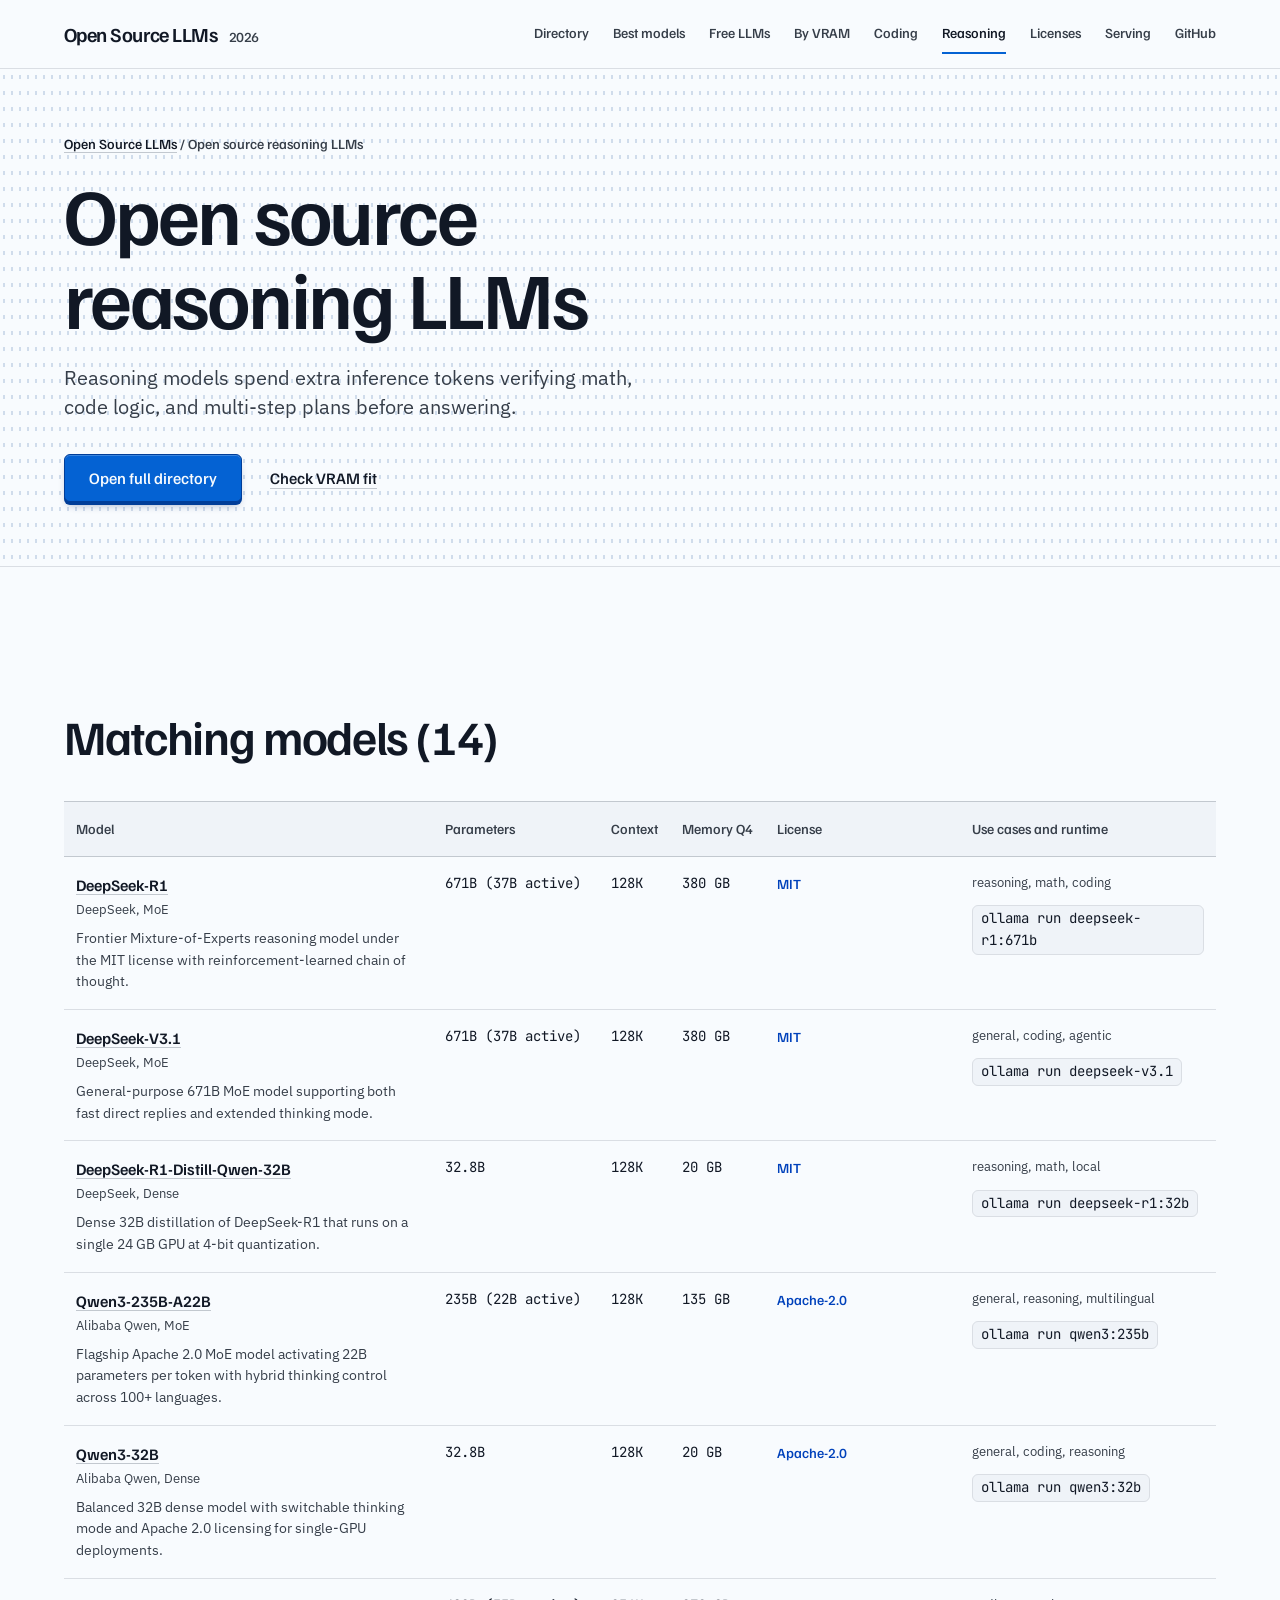
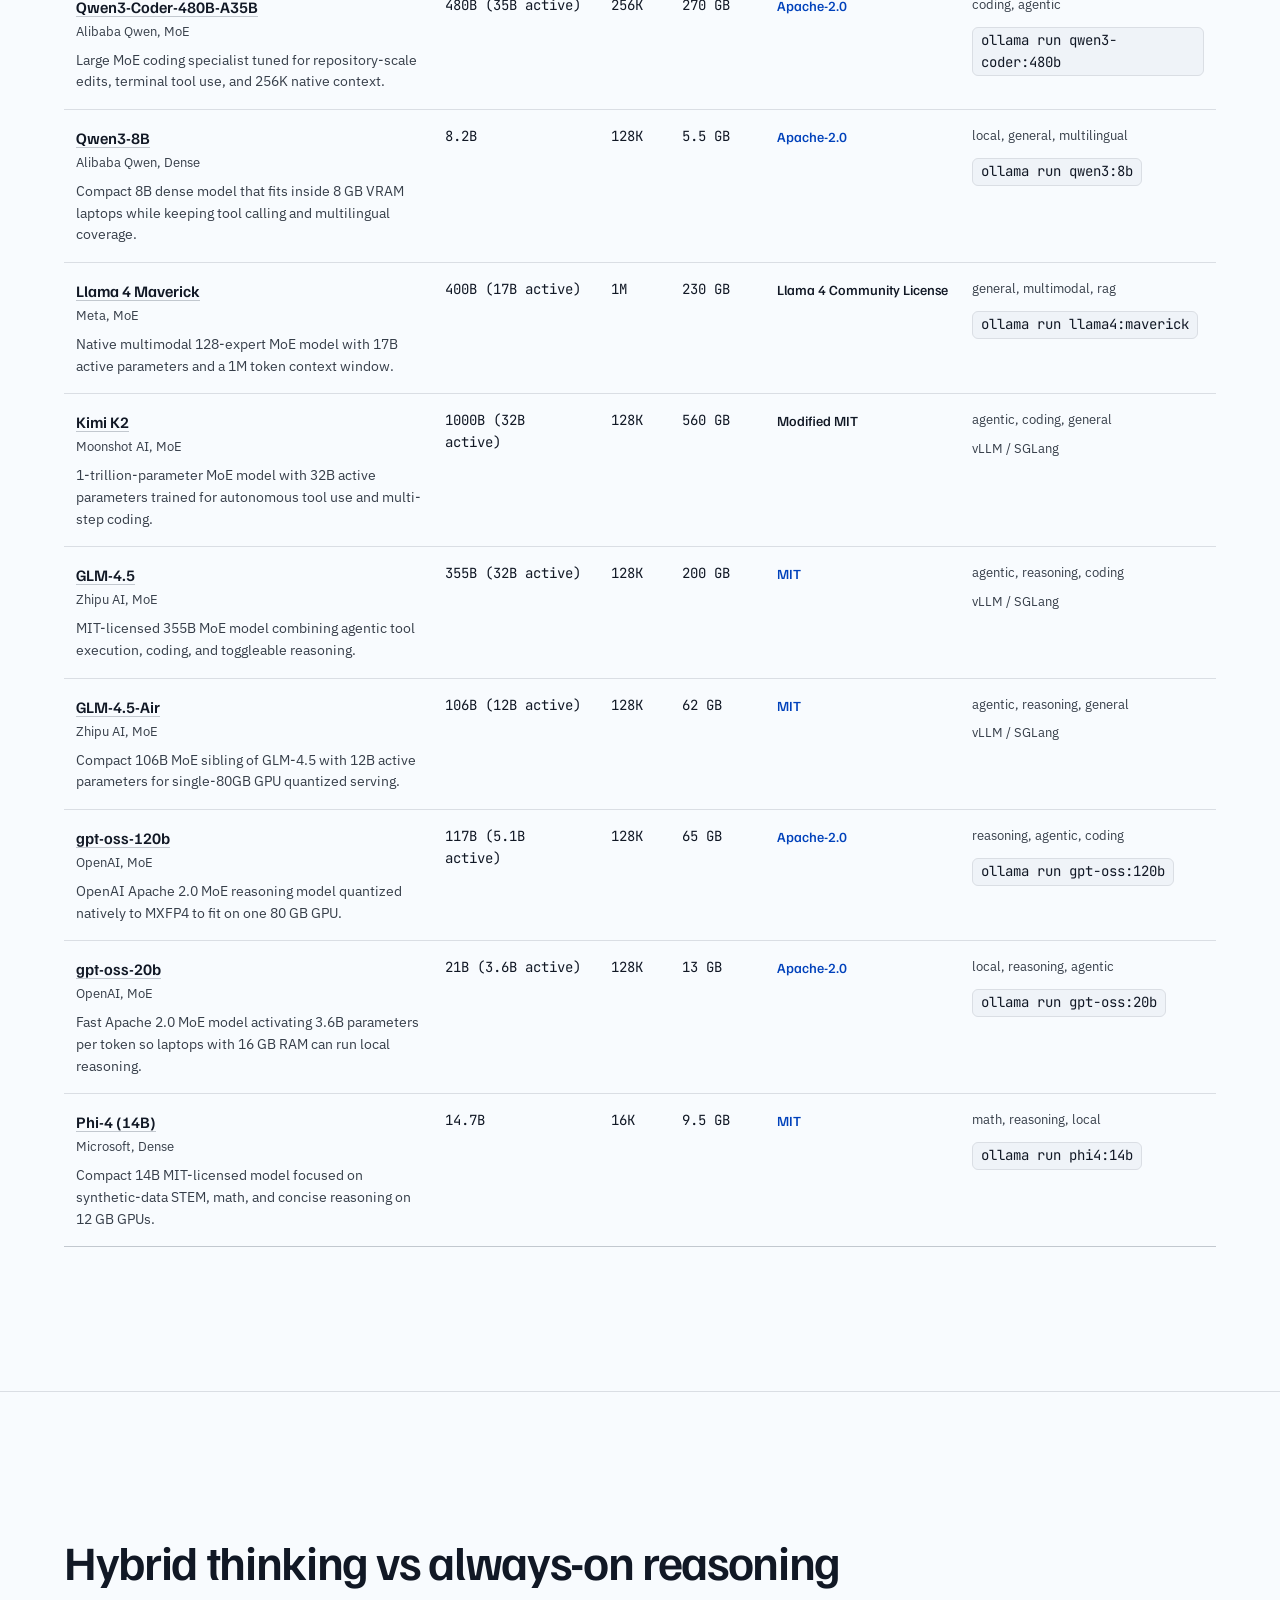
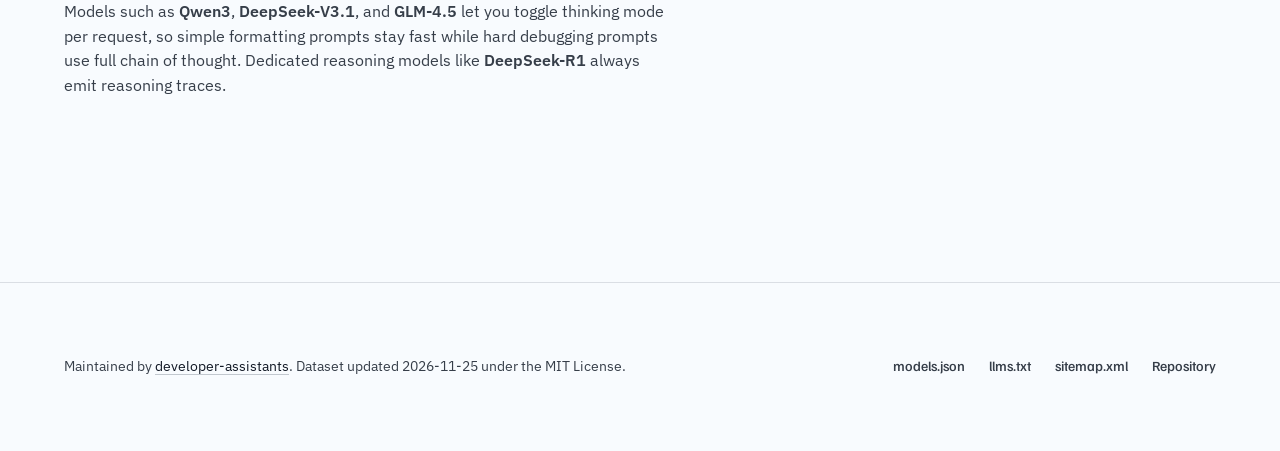
<file: docs/open-source-reasoning-llms.html>
<!DOCTYPE html>
<html lang="en">
<head>
  <meta charset="utf-8">
  <meta name="viewport" content="width=device-width, initial-scale=1">
  <title>Best Open Source Reasoning LLMs (2026): DeepSeek-R1, Qwen3, GLM-4.5 &amp; gpt-oss</title>
  <meta name="description" content="Compare open-weight reasoning and math LLMs with chain-of-thought and hybrid thinking modes, from 8B laptop models to 671B clusters.">
  <link rel="canonical" href="https://developer-assistants.github.io/open-source-llms/open-source-reasoning-llms.html">
  <meta property="og:title" content="Best Open Source Reasoning LLMs (2026): DeepSeek-R1, Qwen3, GLM-4.5 &amp; gpt-oss">
  <meta property="og:description" content="Compare open-weight reasoning and math LLMs with chain-of-thought and hybrid thinking modes, from 8B laptop models to 671B clusters.">
  <meta property="og:type" content="website">
  <meta property="og:url" content="https://developer-assistants.github.io/open-source-llms/open-source-reasoning-llms.html">
  <meta property="og:image" content="https://developer-assistants.github.io/open-source-llms/assets/preview.svg">
  <meta name="twitter:card" content="summary_large_image">
  <meta name="twitter:title" content="Best Open Source Reasoning LLMs (2026): DeepSeek-R1, Qwen3, GLM-4.5 &amp; gpt-oss">
  <meta name="twitter:description" content="Compare open-weight reasoning and math LLMs with chain-of-thought and hybrid thinking modes, from 8B laptop models to 671B clusters.">
  <meta name="twitter:image" content="https://developer-assistants.github.io/open-source-llms/assets/preview.svg">
  <link rel="icon" href="./assets/favicon.svg" type="image/svg+xml">
  <link rel="preconnect" href="https://fonts.googleapis.com">
  <link rel="preconnect" href="https://fonts.gstatic.com" crossorigin>
  <link href="https://fonts.googleapis.com/css2?family=Familjen+Grotesk:wght@500;600&family=IBM+Plex+Sans:wght@400;500&family=JetBrains+Mono:wght@400;500&display=swap" rel="stylesheet">
  <link rel="stylesheet" href="./styles/site.css">
  <script type="application/ld+json">
{
  "@context": "https://schema.org",
  "@type": "BreadcrumbList",
  "itemListElement": [
    {
      "@type": "ListItem",
      "position": 1,
      "name": "Open Source LLMs",
      "item": "https://developer-assistants.github.io/open-source-llms/"
    },
    {
      "@type": "ListItem",
      "position": 2,
      "name": "Open source reasoning LLMs",
      "item": "https://developer-assistants.github.io/open-source-llms/open-source-reasoning-llms.html"
    }
  ]
}
  </script>
</head>
<body>
  <header class="site-header">
    <div class="container site-header__inner">
      <a class="brand" href="./index.html">
        <span>Open Source LLMs</span>
        <span class="brand__year">2026</span>
      </a>
      <nav class="nav" aria-label="Primary">
        <a href="./index.html">Directory</a><a href="./best-open-source-llm.html">Best models</a><a href="./free-large-language-models.html">Free LLMs</a><a href="./local-llms-by-vram.html">By VRAM</a><a href="./open-source-coding-llms.html">Coding</a><a href="./open-source-reasoning-llms.html" aria-current="page">Reasoning</a><a href="./open-source-llm-licenses.html">Licenses</a><a href="./self-hosted-llm-inference.html">Serving</a><a href="https://github.com/developer-assistants/open-source-llms" target="_blank" rel="noopener">GitHub</a>
      </nav>
    </div>
  </header>
  <main>
    <section class="hero hero--sub">
      <div class="container">
        <div class="breadcrumbs"><a href="./index.html">Open Source LLMs</a> / Open source reasoning LLMs</div>
        <div class="hero__copy">
          <h1>Open source reasoning LLMs</h1>
          <p class="lead">Reasoning models spend extra inference tokens verifying math, code logic, and multi-step plans before answering.</p>
          <div class="hero__actions">
            <a class="key key--primary" href="./index.html#directory">Open full directory</a>
            <a class="action-link" href="./index.html#vram-calculator">Check VRAM fit</a>
          </div>
        </div>
      </div>
    </section>

    <section class="section">
      <div class="container">
        <div class="section-head">
          <h2>Matching models (14)</h2>
        </div>
        <div class="table-wrap">
          <table>
            <thead>
              <tr>
                <th>Model</th>
                <th>Parameters</th>
                <th>Context</th>
                <th>Memory Q4</th>
                <th>License</th>
                <th>Use cases and runtime</th>
              </tr>
            </thead>
            <tbody>
          <tr>
            <td>
              <span class="model-name"><a href="https://huggingface.co/deepseek-ai/DeepSeek-R1" target="_blank" rel="noopener">DeepSeek-R1</a></span>
              <span class="model-meta">DeepSeek, MoE</span>
              <div class="model-summary">Frontier Mixture-of-Experts reasoning model under the MIT license with reinforcement-learned chain of thought.</div>
            </td>
            <td class="mono num">671B (37B active)</td>
            <td class="mono num">128K</td>
            <td class="mono num">380 GB</td>
            <td><span class="status-text status-text--oss">MIT</span></td>
            <td><div class="tag-list">reasoning, math, coding</div><code class="run-cmd">ollama run deepseek-r1:671b</code></td>
            
          </tr>
          <tr>
            <td>
              <span class="model-name"><a href="https://huggingface.co/deepseek-ai/DeepSeek-V3.1" target="_blank" rel="noopener">DeepSeek-V3.1</a></span>
              <span class="model-meta">DeepSeek, MoE</span>
              <div class="model-summary">General-purpose 671B MoE model supporting both fast direct replies and extended thinking mode.</div>
            </td>
            <td class="mono num">671B (37B active)</td>
            <td class="mono num">128K</td>
            <td class="mono num">380 GB</td>
            <td><span class="status-text status-text--oss">MIT</span></td>
            <td><div class="tag-list">general, coding, agentic</div><code class="run-cmd">ollama run deepseek-v3.1</code></td>
            
          </tr>
          <tr>
            <td>
              <span class="model-name"><a href="https://huggingface.co/deepseek-ai/DeepSeek-R1-Distill-Qwen-32B" target="_blank" rel="noopener">DeepSeek-R1-Distill-Qwen-32B</a></span>
              <span class="model-meta">DeepSeek, Dense</span>
              <div class="model-summary">Dense 32B distillation of DeepSeek-R1 that runs on a single 24 GB GPU at 4-bit quantization.</div>
            </td>
            <td class="mono num">32.8B</td>
            <td class="mono num">128K</td>
            <td class="mono num">20 GB</td>
            <td><span class="status-text status-text--oss">MIT</span></td>
            <td><div class="tag-list">reasoning, math, local</div><code class="run-cmd">ollama run deepseek-r1:32b</code></td>
            
          </tr>
          <tr>
            <td>
              <span class="model-name"><a href="https://huggingface.co/Qwen/Qwen3-235B-A22B" target="_blank" rel="noopener">Qwen3-235B-A22B</a></span>
              <span class="model-meta">Alibaba Qwen, MoE</span>
              <div class="model-summary">Flagship Apache 2.0 MoE model activating 22B parameters per token with hybrid thinking control across 100+ languages.</div>
            </td>
            <td class="mono num">235B (22B active)</td>
            <td class="mono num">128K</td>
            <td class="mono num">135 GB</td>
            <td><span class="status-text status-text--oss">Apache-2.0</span></td>
            <td><div class="tag-list">general, reasoning, multilingual</div><code class="run-cmd">ollama run qwen3:235b</code></td>
            
          </tr>
          <tr>
            <td>
              <span class="model-name"><a href="https://huggingface.co/Qwen/Qwen3-32B" target="_blank" rel="noopener">Qwen3-32B</a></span>
              <span class="model-meta">Alibaba Qwen, Dense</span>
              <div class="model-summary">Balanced 32B dense model with switchable thinking mode and Apache 2.0 licensing for single-GPU deployments.</div>
            </td>
            <td class="mono num">32.8B</td>
            <td class="mono num">128K</td>
            <td class="mono num">20 GB</td>
            <td><span class="status-text status-text--oss">Apache-2.0</span></td>
            <td><div class="tag-list">general, coding, reasoning</div><code class="run-cmd">ollama run qwen3:32b</code></td>
            
          </tr>
          <tr>
            <td>
              <span class="model-name"><a href="https://huggingface.co/Qwen/Qwen3-Coder-480B-A35B-Instruct" target="_blank" rel="noopener">Qwen3-Coder-480B-A35B</a></span>
              <span class="model-meta">Alibaba Qwen, MoE</span>
              <div class="model-summary">Large MoE coding specialist tuned for repository-scale edits, terminal tool use, and 256K native context.</div>
            </td>
            <td class="mono num">480B (35B active)</td>
            <td class="mono num">256K</td>
            <td class="mono num">270 GB</td>
            <td><span class="status-text status-text--oss">Apache-2.0</span></td>
            <td><div class="tag-list">coding, agentic</div><code class="run-cmd">ollama run qwen3-coder:480b</code></td>
            
          </tr>
          <tr>
            <td>
              <span class="model-name"><a href="https://huggingface.co/Qwen/Qwen3-8B" target="_blank" rel="noopener">Qwen3-8B</a></span>
              <span class="model-meta">Alibaba Qwen, Dense</span>
              <div class="model-summary">Compact 8B dense model that fits inside 8 GB VRAM laptops while keeping tool calling and multilingual coverage.</div>
            </td>
            <td class="mono num">8.2B</td>
            <td class="mono num">128K</td>
            <td class="mono num">5.5 GB</td>
            <td><span class="status-text status-text--oss">Apache-2.0</span></td>
            <td><div class="tag-list">local, general, multilingual</div><code class="run-cmd">ollama run qwen3:8b</code></td>
            
          </tr>
          <tr>
            <td>
              <span class="model-name"><a href="https://huggingface.co/meta-llama/Llama-4-Maverick-17B-128E-Instruct" target="_blank" rel="noopener">Llama 4 Maverick</a></span>
              <span class="model-meta">Meta, MoE</span>
              <div class="model-summary">Native multimodal 128-expert MoE model with 17B active parameters and a 1M token context window.</div>
            </td>
            <td class="mono num">400B (17B active)</td>
            <td class="mono num">1M</td>
            <td class="mono num">230 GB</td>
            <td><span class="status-text status-text--community">Llama 4 Community License</span></td>
            <td><div class="tag-list">general, multimodal, rag</div><code class="run-cmd">ollama run llama4:maverick</code></td>
            
          </tr>
          <tr>
            <td>
              <span class="model-name"><a href="https://huggingface.co/moonshotai/Kimi-K2-Instruct" target="_blank" rel="noopener">Kimi K2</a></span>
              <span class="model-meta">Moonshot AI, MoE</span>
              <div class="model-summary">1-trillion-parameter MoE model with 32B active parameters trained for autonomous tool use and multi-step coding.</div>
            </td>
            <td class="mono num">1000B (32B active)</td>
            <td class="mono num">128K</td>
            <td class="mono num">560 GB</td>
            <td><span class="status-text status-text--community">Modified MIT</span></td>
            <td><div class="tag-list">agentic, coding, general</div><span class="model-meta">vLLM / SGLang</span></td>
            
          </tr>
          <tr>
            <td>
              <span class="model-name"><a href="https://huggingface.co/zai-org/GLM-4.5" target="_blank" rel="noopener">GLM-4.5</a></span>
              <span class="model-meta">Zhipu AI, MoE</span>
              <div class="model-summary">MIT-licensed 355B MoE model combining agentic tool execution, coding, and toggleable reasoning.</div>
            </td>
            <td class="mono num">355B (32B active)</td>
            <td class="mono num">128K</td>
            <td class="mono num">200 GB</td>
            <td><span class="status-text status-text--oss">MIT</span></td>
            <td><div class="tag-list">agentic, reasoning, coding</div><span class="model-meta">vLLM / SGLang</span></td>
            
          </tr>
          <tr>
            <td>
              <span class="model-name"><a href="https://huggingface.co/zai-org/GLM-4.5-Air" target="_blank" rel="noopener">GLM-4.5-Air</a></span>
              <span class="model-meta">Zhipu AI, MoE</span>
              <div class="model-summary">Compact 106B MoE sibling of GLM-4.5 with 12B active parameters for single-80GB GPU quantized serving.</div>
            </td>
            <td class="mono num">106B (12B active)</td>
            <td class="mono num">128K</td>
            <td class="mono num">62 GB</td>
            <td><span class="status-text status-text--oss">MIT</span></td>
            <td><div class="tag-list">agentic, reasoning, general</div><span class="model-meta">vLLM / SGLang</span></td>
            
          </tr>
          <tr>
            <td>
              <span class="model-name"><a href="https://huggingface.co/openai/gpt-oss-120b" target="_blank" rel="noopener">gpt-oss-120b</a></span>
              <span class="model-meta">OpenAI, MoE</span>
              <div class="model-summary">OpenAI Apache 2.0 MoE reasoning model quantized natively to MXFP4 to fit on one 80 GB GPU.</div>
            </td>
            <td class="mono num">117B (5.1B active)</td>
            <td class="mono num">128K</td>
            <td class="mono num">65 GB</td>
            <td><span class="status-text status-text--oss">Apache-2.0</span></td>
            <td><div class="tag-list">reasoning, agentic, coding</div><code class="run-cmd">ollama run gpt-oss:120b</code></td>
            
          </tr>
          <tr>
            <td>
              <span class="model-name"><a href="https://huggingface.co/openai/gpt-oss-20b" target="_blank" rel="noopener">gpt-oss-20b</a></span>
              <span class="model-meta">OpenAI, MoE</span>
              <div class="model-summary">Fast Apache 2.0 MoE model activating 3.6B parameters per token so laptops with 16 GB RAM can run local reasoning.</div>
            </td>
            <td class="mono num">21B (3.6B active)</td>
            <td class="mono num">128K</td>
            <td class="mono num">13 GB</td>
            <td><span class="status-text status-text--oss">Apache-2.0</span></td>
            <td><div class="tag-list">local, reasoning, agentic</div><code class="run-cmd">ollama run gpt-oss:20b</code></td>
            
          </tr>
          <tr>
            <td>
              <span class="model-name"><a href="https://huggingface.co/microsoft/phi-4" target="_blank" rel="noopener">Phi-4 (14B)</a></span>
              <span class="model-meta">Microsoft, Dense</span>
              <div class="model-summary">Compact 14B MIT-licensed model focused on synthetic-data STEM, math, and concise reasoning on 12 GB GPUs.</div>
            </td>
            <td class="mono num">14.7B</td>
            <td class="mono num">16K</td>
            <td class="mono num">9.5 GB</td>
            <td><span class="status-text status-text--oss">MIT</span></td>
            <td><div class="tag-list">math, reasoning, local</div><code class="run-cmd">ollama run phi4:14b</code></td>
            
          </tr>
            </tbody>
          </table>
        </div>
      </div>
    </section>

    <section class="section">
      <div class="container">
        <div class="section-head">
          <h2>Hybrid thinking vs always-on reasoning</h2>
          <p>Models such as <strong>Qwen3</strong>, <strong>DeepSeek-V3.1</strong>, and <strong>GLM-4.5</strong> let you toggle thinking mode per request, so simple formatting prompts stay fast while hard debugging prompts use full chain of thought. Dedicated reasoning models like <strong>DeepSeek-R1</strong> always emit reasoning traces.</p>
        </div>
      </div>
    </section>
  </main>
  <footer class="site-footer">
    <div class="container site-footer__inner">
      <div>
        Maintained by <a href="https://github.com/developer-assistants">developer-assistants</a>.
        Dataset updated 2026-11-25 under the MIT License.
      </div>
      <div class="nav">
        <a href="./models.json">models.json</a>
        <a href="./llms.txt">llms.txt</a>
        <a href="./sitemap.xml">sitemap.xml</a>
        <a href="https://github.com/developer-assistants/open-source-llms">Repository</a>
      </div>
    </div>
  </footer>
</body>
</html>
</file>
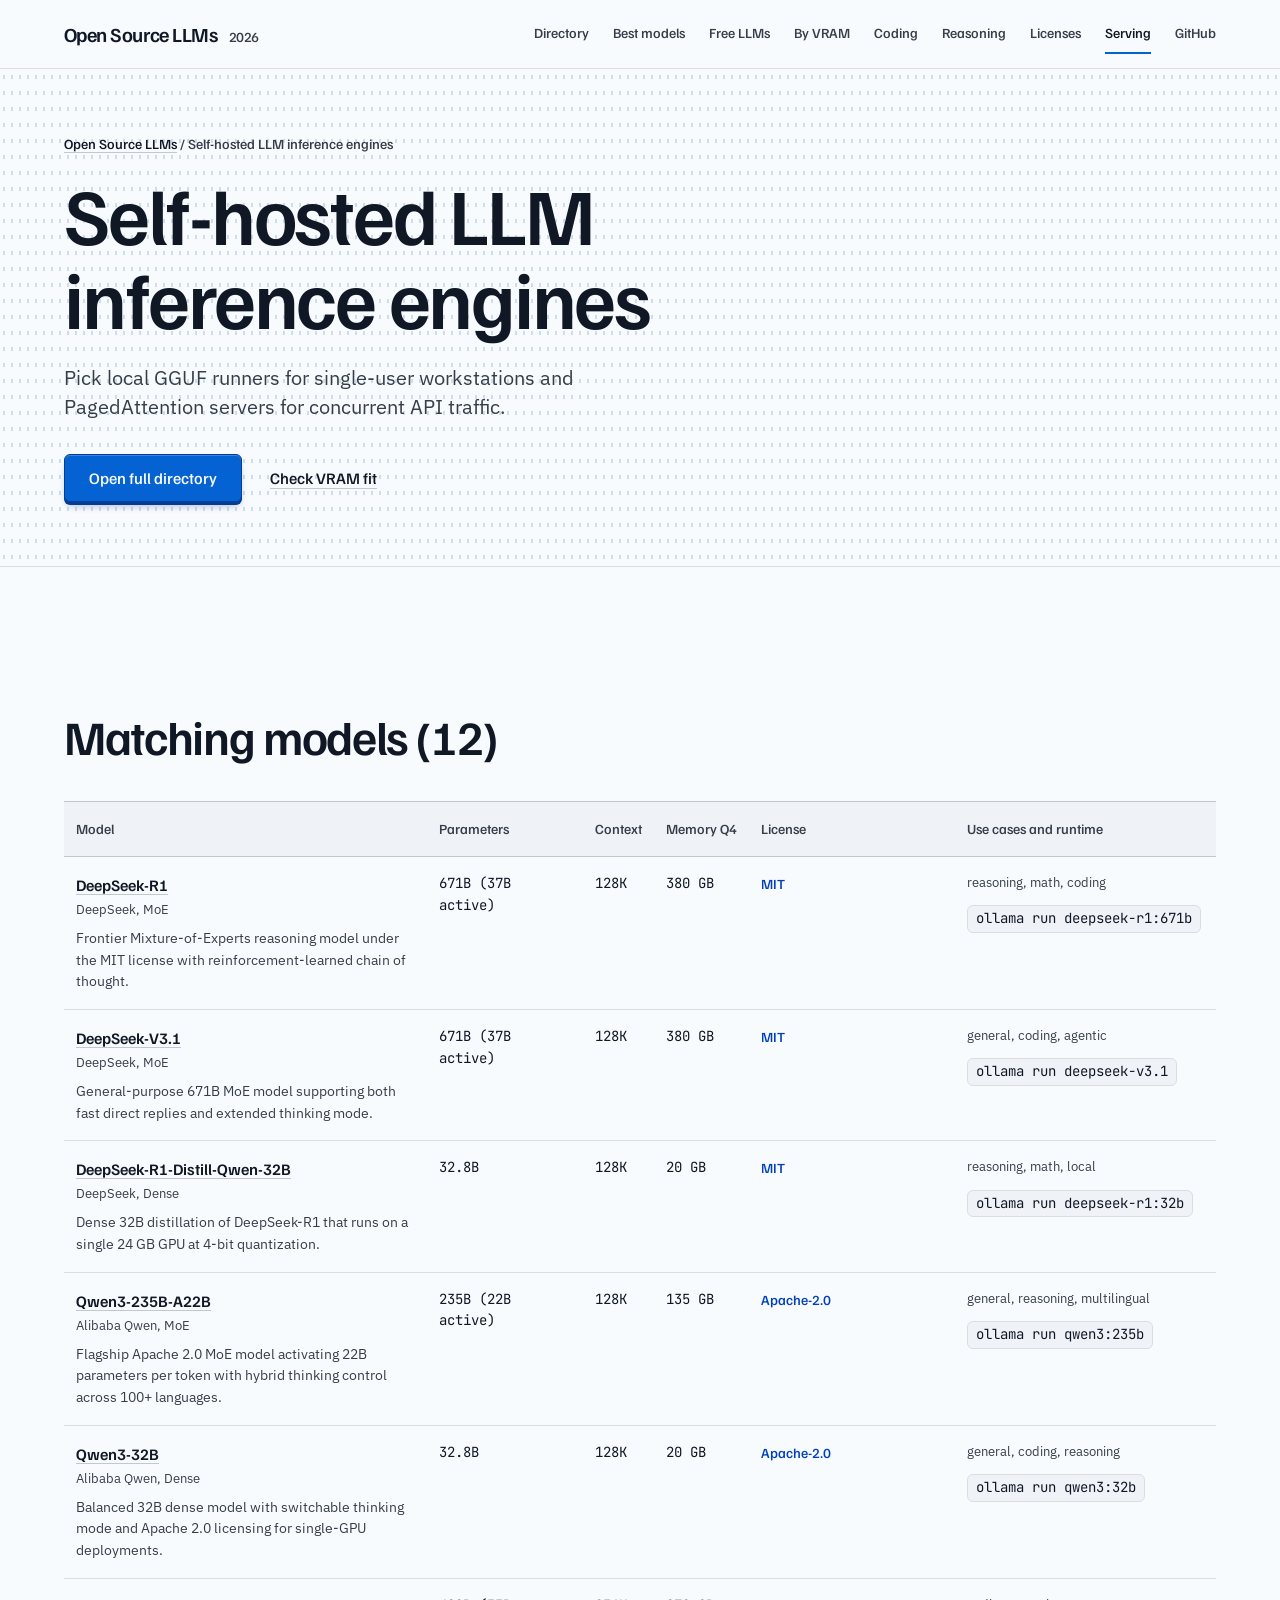
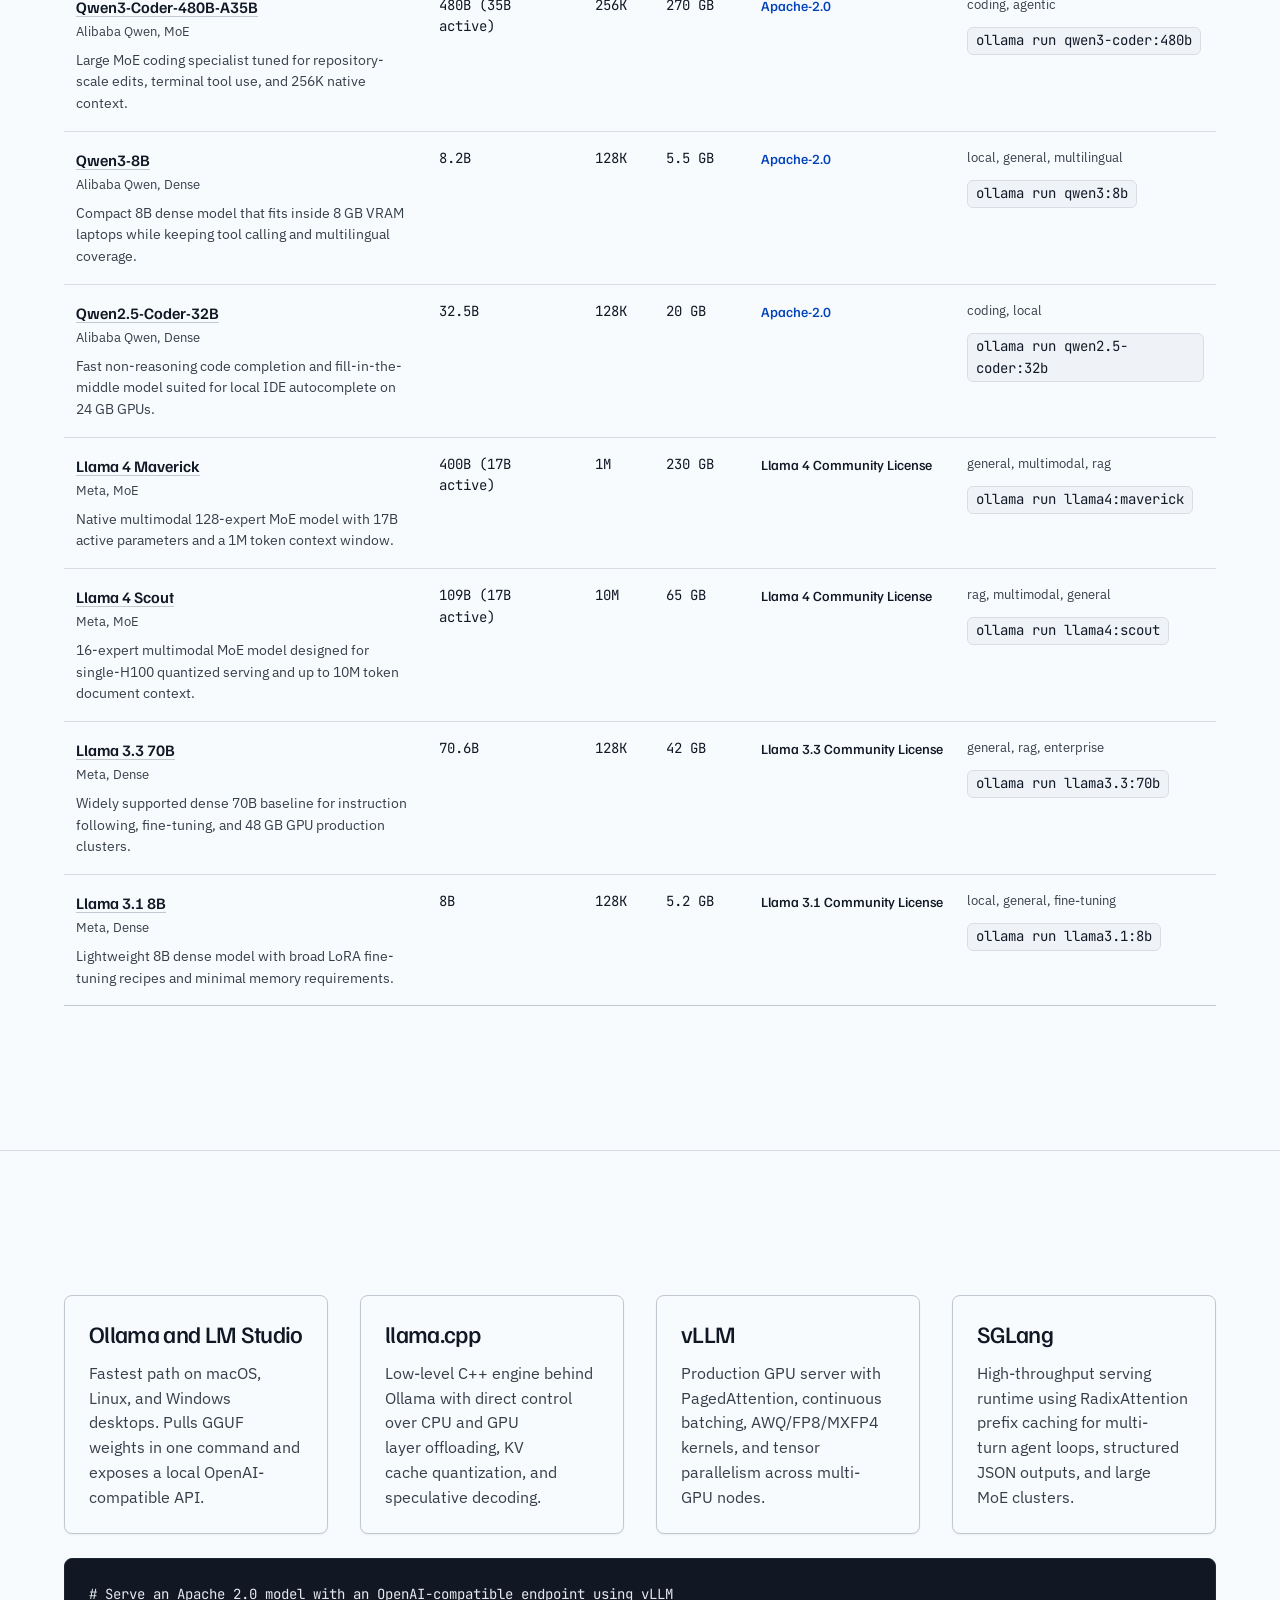
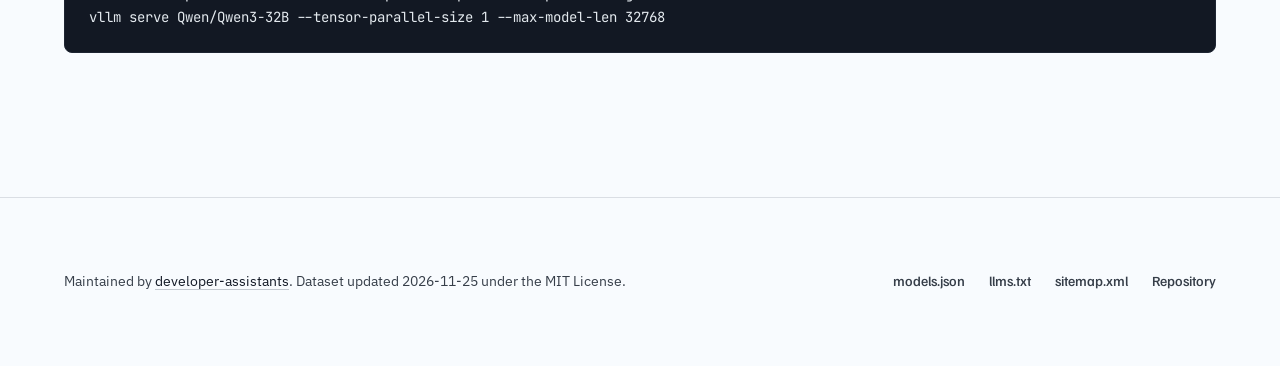
<file: docs/self-hosted-llm-inference.html>
<!DOCTYPE html>
<html lang="en">
<head>
  <meta charset="utf-8">
  <meta name="viewport" content="width=device-width, initial-scale=1">
  <title>Self-Hosted LLM Inference: Ollama vs llama.cpp vs vLLM vs SGLang</title>
  <meta name="description" content="Choose the right serving engine for open source LLMs. Compare Ollama, llama.cpp, vLLM, and SGLang by throughput, quantization format, and hardware support.">
  <link rel="canonical" href="https://developer-assistants.github.io/open-source-llms/self-hosted-llm-inference.html">
  <meta property="og:title" content="Self-Hosted LLM Inference: Ollama vs llama.cpp vs vLLM vs SGLang">
  <meta property="og:description" content="Choose the right serving engine for open source LLMs. Compare Ollama, llama.cpp, vLLM, and SGLang by throughput, quantization format, and hardware support.">
  <meta property="og:type" content="website">
  <meta property="og:url" content="https://developer-assistants.github.io/open-source-llms/self-hosted-llm-inference.html">
  <meta property="og:image" content="https://developer-assistants.github.io/open-source-llms/assets/preview.svg">
  <meta name="twitter:card" content="summary_large_image">
  <meta name="twitter:title" content="Self-Hosted LLM Inference: Ollama vs llama.cpp vs vLLM vs SGLang">
  <meta name="twitter:description" content="Choose the right serving engine for open source LLMs. Compare Ollama, llama.cpp, vLLM, and SGLang by throughput, quantization format, and hardware support.">
  <meta name="twitter:image" content="https://developer-assistants.github.io/open-source-llms/assets/preview.svg">
  <link rel="icon" href="./assets/favicon.svg" type="image/svg+xml">
  <link rel="preconnect" href="https://fonts.googleapis.com">
  <link rel="preconnect" href="https://fonts.gstatic.com" crossorigin>
  <link href="https://fonts.googleapis.com/css2?family=Familjen+Grotesk:wght@500;600&family=IBM+Plex+Sans:wght@400;500&family=JetBrains+Mono:wght@400;500&display=swap" rel="stylesheet">
  <link rel="stylesheet" href="./styles/site.css">
  <script type="application/ld+json">
{
  "@context": "https://schema.org",
  "@type": "BreadcrumbList",
  "itemListElement": [
    {
      "@type": "ListItem",
      "position": 1,
      "name": "Open Source LLMs",
      "item": "https://developer-assistants.github.io/open-source-llms/"
    },
    {
      "@type": "ListItem",
      "position": 2,
      "name": "Self-hosted LLM inference engines",
      "item": "https://developer-assistants.github.io/open-source-llms/self-hosted-llm-inference.html"
    }
  ]
}
  </script>
</head>
<body>
  <header class="site-header">
    <div class="container site-header__inner">
      <a class="brand" href="./index.html">
        <span>Open Source LLMs</span>
        <span class="brand__year">2026</span>
      </a>
      <nav class="nav" aria-label="Primary">
        <a href="./index.html">Directory</a><a href="./best-open-source-llm.html">Best models</a><a href="./free-large-language-models.html">Free LLMs</a><a href="./local-llms-by-vram.html">By VRAM</a><a href="./open-source-coding-llms.html">Coding</a><a href="./open-source-reasoning-llms.html">Reasoning</a><a href="./open-source-llm-licenses.html">Licenses</a><a href="./self-hosted-llm-inference.html" aria-current="page">Serving</a><a href="https://github.com/developer-assistants/open-source-llms" target="_blank" rel="noopener">GitHub</a>
      </nav>
    </div>
  </header>
  <main>
    <section class="hero hero--sub">
      <div class="container">
        <div class="breadcrumbs"><a href="./index.html">Open Source LLMs</a> / Self-hosted LLM inference engines</div>
        <div class="hero__copy">
          <h1>Self-hosted LLM inference engines</h1>
          <p class="lead">Pick local GGUF runners for single-user workstations and PagedAttention servers for concurrent API traffic.</p>
          <div class="hero__actions">
            <a class="key key--primary" href="./index.html#directory">Open full directory</a>
            <a class="action-link" href="./index.html#vram-calculator">Check VRAM fit</a>
          </div>
        </div>
      </div>
    </section>

    <section class="section">
      <div class="container">
        <div class="section-head">
          <h2>Matching models (12)</h2>
        </div>
        <div class="table-wrap">
          <table>
            <thead>
              <tr>
                <th>Model</th>
                <th>Parameters</th>
                <th>Context</th>
                <th>Memory Q4</th>
                <th>License</th>
                <th>Use cases and runtime</th>
              </tr>
            </thead>
            <tbody>
          <tr>
            <td>
              <span class="model-name"><a href="https://huggingface.co/deepseek-ai/DeepSeek-R1" target="_blank" rel="noopener">DeepSeek-R1</a></span>
              <span class="model-meta">DeepSeek, MoE</span>
              <div class="model-summary">Frontier Mixture-of-Experts reasoning model under the MIT license with reinforcement-learned chain of thought.</div>
            </td>
            <td class="mono num">671B (37B active)</td>
            <td class="mono num">128K</td>
            <td class="mono num">380 GB</td>
            <td><span class="status-text status-text--oss">MIT</span></td>
            <td><div class="tag-list">reasoning, math, coding</div><code class="run-cmd">ollama run deepseek-r1:671b</code></td>
            
          </tr>
          <tr>
            <td>
              <span class="model-name"><a href="https://huggingface.co/deepseek-ai/DeepSeek-V3.1" target="_blank" rel="noopener">DeepSeek-V3.1</a></span>
              <span class="model-meta">DeepSeek, MoE</span>
              <div class="model-summary">General-purpose 671B MoE model supporting both fast direct replies and extended thinking mode.</div>
            </td>
            <td class="mono num">671B (37B active)</td>
            <td class="mono num">128K</td>
            <td class="mono num">380 GB</td>
            <td><span class="status-text status-text--oss">MIT</span></td>
            <td><div class="tag-list">general, coding, agentic</div><code class="run-cmd">ollama run deepseek-v3.1</code></td>
            
          </tr>
          <tr>
            <td>
              <span class="model-name"><a href="https://huggingface.co/deepseek-ai/DeepSeek-R1-Distill-Qwen-32B" target="_blank" rel="noopener">DeepSeek-R1-Distill-Qwen-32B</a></span>
              <span class="model-meta">DeepSeek, Dense</span>
              <div class="model-summary">Dense 32B distillation of DeepSeek-R1 that runs on a single 24 GB GPU at 4-bit quantization.</div>
            </td>
            <td class="mono num">32.8B</td>
            <td class="mono num">128K</td>
            <td class="mono num">20 GB</td>
            <td><span class="status-text status-text--oss">MIT</span></td>
            <td><div class="tag-list">reasoning, math, local</div><code class="run-cmd">ollama run deepseek-r1:32b</code></td>
            
          </tr>
          <tr>
            <td>
              <span class="model-name"><a href="https://huggingface.co/Qwen/Qwen3-235B-A22B" target="_blank" rel="noopener">Qwen3-235B-A22B</a></span>
              <span class="model-meta">Alibaba Qwen, MoE</span>
              <div class="model-summary">Flagship Apache 2.0 MoE model activating 22B parameters per token with hybrid thinking control across 100+ languages.</div>
            </td>
            <td class="mono num">235B (22B active)</td>
            <td class="mono num">128K</td>
            <td class="mono num">135 GB</td>
            <td><span class="status-text status-text--oss">Apache-2.0</span></td>
            <td><div class="tag-list">general, reasoning, multilingual</div><code class="run-cmd">ollama run qwen3:235b</code></td>
            
          </tr>
          <tr>
            <td>
              <span class="model-name"><a href="https://huggingface.co/Qwen/Qwen3-32B" target="_blank" rel="noopener">Qwen3-32B</a></span>
              <span class="model-meta">Alibaba Qwen, Dense</span>
              <div class="model-summary">Balanced 32B dense model with switchable thinking mode and Apache 2.0 licensing for single-GPU deployments.</div>
            </td>
            <td class="mono num">32.8B</td>
            <td class="mono num">128K</td>
            <td class="mono num">20 GB</td>
            <td><span class="status-text status-text--oss">Apache-2.0</span></td>
            <td><div class="tag-list">general, coding, reasoning</div><code class="run-cmd">ollama run qwen3:32b</code></td>
            
          </tr>
          <tr>
            <td>
              <span class="model-name"><a href="https://huggingface.co/Qwen/Qwen3-Coder-480B-A35B-Instruct" target="_blank" rel="noopener">Qwen3-Coder-480B-A35B</a></span>
              <span class="model-meta">Alibaba Qwen, MoE</span>
              <div class="model-summary">Large MoE coding specialist tuned for repository-scale edits, terminal tool use, and 256K native context.</div>
            </td>
            <td class="mono num">480B (35B active)</td>
            <td class="mono num">256K</td>
            <td class="mono num">270 GB</td>
            <td><span class="status-text status-text--oss">Apache-2.0</span></td>
            <td><div class="tag-list">coding, agentic</div><code class="run-cmd">ollama run qwen3-coder:480b</code></td>
            
          </tr>
          <tr>
            <td>
              <span class="model-name"><a href="https://huggingface.co/Qwen/Qwen3-8B" target="_blank" rel="noopener">Qwen3-8B</a></span>
              <span class="model-meta">Alibaba Qwen, Dense</span>
              <div class="model-summary">Compact 8B dense model that fits inside 8 GB VRAM laptops while keeping tool calling and multilingual coverage.</div>
            </td>
            <td class="mono num">8.2B</td>
            <td class="mono num">128K</td>
            <td class="mono num">5.5 GB</td>
            <td><span class="status-text status-text--oss">Apache-2.0</span></td>
            <td><div class="tag-list">local, general, multilingual</div><code class="run-cmd">ollama run qwen3:8b</code></td>
            
          </tr>
          <tr>
            <td>
              <span class="model-name"><a href="https://huggingface.co/Qwen/Qwen2.5-Coder-32B-Instruct" target="_blank" rel="noopener">Qwen2.5-Coder-32B</a></span>
              <span class="model-meta">Alibaba Qwen, Dense</span>
              <div class="model-summary">Fast non-reasoning code completion and fill-in-the-middle model suited for local IDE autocomplete on 24 GB GPUs.</div>
            </td>
            <td class="mono num">32.5B</td>
            <td class="mono num">128K</td>
            <td class="mono num">20 GB</td>
            <td><span class="status-text status-text--oss">Apache-2.0</span></td>
            <td><div class="tag-list">coding, local</div><code class="run-cmd">ollama run qwen2.5-coder:32b</code></td>
            
          </tr>
          <tr>
            <td>
              <span class="model-name"><a href="https://huggingface.co/meta-llama/Llama-4-Maverick-17B-128E-Instruct" target="_blank" rel="noopener">Llama 4 Maverick</a></span>
              <span class="model-meta">Meta, MoE</span>
              <div class="model-summary">Native multimodal 128-expert MoE model with 17B active parameters and a 1M token context window.</div>
            </td>
            <td class="mono num">400B (17B active)</td>
            <td class="mono num">1M</td>
            <td class="mono num">230 GB</td>
            <td><span class="status-text status-text--community">Llama 4 Community License</span></td>
            <td><div class="tag-list">general, multimodal, rag</div><code class="run-cmd">ollama run llama4:maverick</code></td>
            
          </tr>
          <tr>
            <td>
              <span class="model-name"><a href="https://huggingface.co/meta-llama/Llama-4-Scout-17B-16E-Instruct" target="_blank" rel="noopener">Llama 4 Scout</a></span>
              <span class="model-meta">Meta, MoE</span>
              <div class="model-summary">16-expert multimodal MoE model designed for single-H100 quantized serving and up to 10M token document context.</div>
            </td>
            <td class="mono num">109B (17B active)</td>
            <td class="mono num">10M</td>
            <td class="mono num">65 GB</td>
            <td><span class="status-text status-text--community">Llama 4 Community License</span></td>
            <td><div class="tag-list">rag, multimodal, general</div><code class="run-cmd">ollama run llama4:scout</code></td>
            
          </tr>
          <tr>
            <td>
              <span class="model-name"><a href="https://huggingface.co/meta-llama/Llama-3.3-70B-Instruct" target="_blank" rel="noopener">Llama 3.3 70B</a></span>
              <span class="model-meta">Meta, Dense</span>
              <div class="model-summary">Widely supported dense 70B baseline for instruction following, fine-tuning, and 48 GB GPU production clusters.</div>
            </td>
            <td class="mono num">70.6B</td>
            <td class="mono num">128K</td>
            <td class="mono num">42 GB</td>
            <td><span class="status-text status-text--community">Llama 3.3 Community License</span></td>
            <td><div class="tag-list">general, rag, enterprise</div><code class="run-cmd">ollama run llama3.3:70b</code></td>
            
          </tr>
          <tr>
            <td>
              <span class="model-name"><a href="https://huggingface.co/meta-llama/Llama-3.1-8B-Instruct" target="_blank" rel="noopener">Llama 3.1 8B</a></span>
              <span class="model-meta">Meta, Dense</span>
              <div class="model-summary">Lightweight 8B dense model with broad LoRA fine-tuning recipes and minimal memory requirements.</div>
            </td>
            <td class="mono num">8B</td>
            <td class="mono num">128K</td>
            <td class="mono num">5.2 GB</td>
            <td><span class="status-text status-text--community">Llama 3.1 Community License</span></td>
            <td><div class="tag-list">local, general, fine-tuning</div><code class="run-cmd">ollama run llama3.1:8b</code></td>
            
          </tr>
            </tbody>
          </table>
        </div>
      </div>
    </section>

    <section class="section">
      <div class="container">
        <div class="card-grid">
          <div class="cut card">
            <h3>Ollama and LM Studio</h3>
            <p>Fastest path on macOS, Linux, and Windows desktops. Pulls GGUF weights in one command and exposes a local OpenAI-compatible API.</p>
          </div>
          <div class="cut card">
            <h3>llama.cpp</h3>
            <p>Low-level C++ engine behind Ollama with direct control over CPU and GPU layer offloading, KV cache quantization, and speculative decoding.</p>
          </div>
          <div class="cut card">
            <h3>vLLM</h3>
            <p>Production GPU server with PagedAttention, continuous batching, AWQ/FP8/MXFP4 kernels, and tensor parallelism across multi-GPU nodes.</p>
          </div>
          <div class="cut card">
            <h3>SGLang</h3>
            <p>High-throughput serving runtime using RadixAttention prefix caching for multi-turn agent loops, structured JSON outputs, and large MoE clusters.</p>
          </div>
        </div>
        <pre><code># Serve an Apache 2.0 model with an OpenAI-compatible endpoint using vLLM
vllm serve Qwen/Qwen3-32B --tensor-parallel-size 1 --max-model-len 32768</code></pre>
      </div>
    </section>
  </main>
  <footer class="site-footer">
    <div class="container site-footer__inner">
      <div>
        Maintained by <a href="https://github.com/developer-assistants">developer-assistants</a>.
        Dataset updated 2026-11-25 under the MIT License.
      </div>
      <div class="nav">
        <a href="./models.json">models.json</a>
        <a href="./llms.txt">llms.txt</a>
        <a href="./sitemap.xml">sitemap.xml</a>
        <a href="https://github.com/developer-assistants/open-source-llms">Repository</a>
      </div>
    </div>
  </footer>
</body>
</html>
</file>
<file: docs/styles/site.css>
/* Hallmark · shape: Feature Ledger · genre: modern-minimal · theme: Cobalt (deal 2/3, seed open-source-llms-directory-42e0·232792c8·2026-11-25·r0) · redesign: full
 * hero: Stage (index), Editorial (subpages) · nav: edge-aligned · footer: rule-separated · imagery: none · signature: Cobalt cut-corner dataset bench and live VRAM calculator
 * axes: light/grotesk-sans/cool · posture: restrained · contrast: pass · fold: pass · v2.0.0 */
/* Hallmark · pre-emit critique: P5 H5 E5 S5 R5 V5 · weakest: E5, tightened hero fold height, field contrast in --color-muted, and capped weights to 400/500/600 */
@import url("./tokens.css");
@import url("./base.css");

/* Typography overrides (3 weights max: 400, 500, 600) */
strong, b {
  font-weight: 600;
}

h1, h2, h3 {
  font-family: var(--font-display);
  font-weight: 600;
  letter-spacing: var(--tracking-display);
  color: var(--color-ink);
  text-wrap: balance;
}

h3 {
  font-weight: 500;
}

a {
  color: var(--color-ink);
  text-decoration: underline;
  text-decoration-color: var(--color-rule-2);
  text-underline-offset: 0.2em;
  transition: color var(--dur-micro) var(--ease-out), text-decoration-color var(--dur-micro) var(--ease-out);
}

a:hover {
  color: var(--color-accent-deep);
  text-decoration-color: var(--color-accent);
}

code, pre, .mono {
  font-family: var(--font-outlier);
  font-weight: 400;
}

code {
  font-size: var(--text-sm);
  background: var(--color-paper-2);
  color: var(--color-ink);
  padding: var(--space-3xs) var(--space-xs);
  border: var(--rule-hair) solid var(--color-rule);
  border-radius: var(--radius-input);
}

pre {
  background: var(--color-graphite);
  color: var(--color-graphite-ink);
  padding: var(--space-lg);
  border-radius: var(--radius-card);
  border: var(--rule-hair) solid var(--color-graphite-2);
  overflow-x: auto;
  font-size: var(--text-sm);
  line-height: 1.6;
  margin: var(--space-lg) 0 0;
}

pre code {
  background: transparent;
  color: inherit;
  border: 0;
  padding: 0;
}

/* Cobalt surfaces */
.cut {
  background: var(--color-paper);
  border: var(--rule-hair) solid var(--color-rule-2);
  border-radius: var(--radius-card);
  box-shadow: var(--shadow-card);
}

@supports (corner-shape: bevel) {
  .cut {
    border-radius: var(--cut-l) 4px var(--cut-l) 4px;
    corner-shape: bevel round bevel round;
  }
}

.graphite {
  background: var(--color-graphite);
  color: var(--color-graphite-ink);
  border: var(--rule-hair) solid var(--color-graphite-2);
  border-radius: var(--radius-card);
}

.graphite .token {
  color: var(--color-accent-2);
}

/* Cobalt keycap controls (all 8 states) */
.key {
  display: inline-flex;
  align-items: center;
  justify-content: center;
  gap: var(--space-xs);
  min-height: 48px;
  padding: 0 var(--space-lg);
  border: var(--rule-hair) solid var(--color-rule-2);
  border-radius: var(--radius-input);
  background: var(--color-key-face);
  color: var(--color-ink);
  font-family: var(--font-display);
  font-size: var(--text-md);
  font-weight: 500;
  line-height: 1;
  text-decoration: none;
  cursor: pointer;
  box-shadow: var(--shadow-key);
  transition: transform var(--dur-micro) var(--ease-out), box-shadow var(--dur-micro) var(--ease-out), background-color var(--dur-micro) var(--ease-out);
}

.key:hover {
  transform: translateY(-1px);
  color: var(--color-ink);
  text-decoration: none;
  background: var(--color-paper);
}

.key:active {
  transform: translateY(3px);
  box-shadow: var(--shadow-key-press);
}

.key:focus-visible {
  outline: 2px solid var(--color-focus);
  outline-offset: 2px;
}

.key:disabled,
.key[aria-disabled="true"] {
  opacity: 0.45;
  cursor: not-allowed;
  transform: none;
  box-shadow: none;
}

.key--primary {
  background: var(--color-accent);
  border-color: var(--color-accent-edge);
  color: var(--color-accent-ink);
  box-shadow: var(--shadow-key-accent);
}

.key--primary:hover {
  background: var(--color-accent-deep);
  color: var(--color-accent-ink);
}

.key--sm {
  min-height: 44px;
  padding: 0 var(--space-md);
  font-size: var(--text-sm);
}

.action-link {
  display: inline-flex;
  align-items: center;
  min-height: 48px;
  padding: 0 var(--space-sm);
  font-family: var(--font-display);
  font-weight: 500;
  font-size: var(--text-md);
  color: var(--color-ink);
  text-decoration: underline;
  text-decoration-color: var(--color-rule-2);
  text-underline-offset: 0.22em;
}

.action-link:hover {
  color: var(--color-accent-deep);
  text-decoration-color: var(--color-accent);
}

/* Header */
.site-header {
  position: sticky;
  top: 0;
  z-index: var(--z-sticky-nav);
  background: var(--color-paper);
  border-bottom: var(--rule-hair) solid var(--color-rule);
}

.site-header__inner {
  display: flex;
  align-items: center;
  justify-content: space-between;
  gap: var(--space-lg);
  min-height: 68px;
  flex-wrap: wrap;
  padding-block: var(--space-xs);
}

.brand {
  display: inline-flex;
  align-items: baseline;
  gap: var(--space-sm);
  font-family: var(--font-display);
  font-weight: 600;
  font-size: var(--text-lg);
  letter-spacing: var(--tracking-display);
  color: var(--color-ink);
  text-decoration: none;
}

.brand:hover {
  color: var(--color-accent-deep);
  text-decoration: none;
}

.brand__year {
  font-family: var(--font-display);
  font-weight: 500;
  font-size: var(--text-sm);
  color: var(--color-ink-2);
}

.nav {
  display: flex;
  align-items: center;
  gap: var(--space-lg);
  flex-wrap: wrap;
}

.nav a {
  font-family: var(--font-display);
  font-weight: 500;
  font-size: var(--text-sm);
  color: var(--color-ink-2);
  text-decoration: none;
  padding-block: var(--space-xs);
  border-bottom: 2px solid transparent;
}

.nav a:hover {
  color: var(--color-ink);
  text-decoration: none;
}

.nav a[aria-current="page"] {
  color: var(--color-ink);
  border-bottom-color: var(--color-accent);
}

/* Hero (Stage posture filling first screen cleanly) */
.hero {
  position: relative;
  min-height: calc(100svh - 68px);
  display: flex;
  align-items: center;
  padding-block: var(--space-3xl);
  border-bottom: var(--rule-hair) solid var(--color-rule);
  background-image: radial-gradient(var(--color-glyph-1) 1px, transparent 1px);
  background-size: var(--cell-w) var(--cell-h);
}

.hero--sub {
  min-height: 0;
  padding-block: var(--space-2xl);
}

.hero__grid {
  display: grid;
  grid-template-columns: minmax(0, 1.2fr) minmax(0, 1fr);
  gap: var(--space-2xl);
  align-items: center;
}

.hero__copy {
  display: flex;
  flex-direction: column;
  gap: var(--space-lg);
}

.hero__copy .lead {
  color: var(--color-ink-2);
  max-width: 48ch;
}

.hero__actions {
  display: flex;
  align-items: center;
  flex-wrap: wrap;
  gap: var(--space-md);
  padding-top: var(--space-xs);
}

/* Cobalt dataset bench */
.bench {
  padding: var(--space-xl);
  display: grid;
  grid-template-columns: repeat(2, minmax(0, 1fr));
  gap: var(--space-lg);
}

.bench__cell {
  padding: var(--space-xl) var(--space-lg);
  background: var(--color-paper-2);
  border: var(--rule-hair) solid var(--color-rule);
  border-radius: var(--radius-input);
}

.bench__cell--wide {
  grid-column: 1 / -1;
}

.bench__figure {
  display: block;
  font-family: var(--font-display);
  font-weight: 600;
  font-size: var(--text-display);
  line-height: 1;
  letter-spacing: var(--tracking-display);
  font-variant-numeric: tabular-nums;
  color: var(--color-ink);
}

.bench__figure--accent {
  color: var(--color-accent-deep);
}

.bench__label {
  display: block;
  margin-top: var(--space-xs);
  font-family: var(--font-display);
  font-weight: 500;
  font-size: var(--text-sm);
  color: var(--color-ink-2);
}

.cli-strip {
  padding: var(--space-md);
  font-family: var(--font-outlier);
  font-size: var(--text-sm);
  overflow-x: auto;
  white-space: nowrap;
}

/* Sections */
.section {
  padding-block: var(--section-gap);
  border-bottom: var(--rule-hair) solid var(--color-rule);
}

.section:last-of-type {
  border-bottom: 0;
}

.section-head {
  display: flex;
  flex-direction: column;
  gap: var(--space-sm);
  margin-bottom: var(--space-xl);
}

.section-head p {
  color: var(--color-ink-2);
  max-width: 60ch;
}

/* Filter bar */
.filter-bar {
  display: grid;
  grid-template-columns: repeat(auto-fit, minmax(185px, 1fr));
  gap: var(--space-md);
  padding: var(--space-lg);
  margin-bottom: var(--space-lg);
}

.field label {
  display: block;
  font-family: var(--font-display);
  font-weight: 500;
  font-size: var(--text-sm);
  color: var(--color-ink-2);
  margin-bottom: var(--space-xs);
}

.field input,
.field select {
  width: 100%;
  min-height: 46px;
  padding: 0 var(--space-sm);
  font-family: var(--font-body);
  font-size: var(--text-md);
  color: var(--color-ink);
  background: var(--color-paper);
  border: var(--rule-hair) solid var(--color-muted);
  border-radius: var(--radius-input);
  transition: border-color var(--dur-micro) var(--ease-out);
}

.field input:hover,
.field select:hover {
  border-color: var(--color-ink-2);
}

.field input:focus-visible,
.field select:focus-visible {
  outline: 2px solid var(--color-focus);
  outline-offset: 2px;
  border-color: var(--color-accent);
}

.field input:disabled,
.field select:disabled {
  opacity: 0.5;
  cursor: not-allowed;
}

.toolbar {
  display: flex;
  align-items: center;
  justify-content: space-between;
  flex-wrap: wrap;
  gap: var(--space-md);
  margin-bottom: var(--space-md);
  color: var(--color-ink-2);
  font-size: var(--text-sm);
}

/* Ruled Cobalt table */
.table-wrap {
  background: var(--color-paper);
  border-top: var(--rule-hair) solid var(--color-rule-2);
  border-bottom: var(--rule-hair) solid var(--color-rule-2);
  overflow-x: auto;
}

table {
  width: 100%;
  border-collapse: collapse;
  font-size: var(--text-sm);
}

thead th {
  text-align: left;
  font-family: var(--font-display);
  font-weight: 500;
  font-size: var(--text-sm);
  color: var(--color-ink-2);
  background: var(--color-paper-2);
  padding: var(--space-md) var(--space-sm);
  border-bottom: var(--rule-hair) solid var(--color-rule-2);
  white-space: nowrap;
}

tbody td {
  padding: var(--space-md) var(--space-sm);
  border-bottom: var(--rule-hair) solid var(--color-rule);
  vertical-align: top;
}

tbody tr:last-child td {
  border-bottom: 0;
}

tbody tr:hover {
  background: var(--color-accent-wash);
}

.model-name {
  display: block;
  font-family: var(--font-display);
  font-weight: 600;
  font-size: var(--text-md);
  color: var(--color-ink);
}

.model-meta {
  display: block;
  margin-top: var(--space-3xs);
  font-size: var(--text-xs);
  color: var(--color-ink-2);
}

.model-summary {
  margin-top: var(--space-xs);
  font-size: var(--text-sm);
  color: var(--color-ink-2);
  max-width: 44ch;
}

/* License text status (no filled pills per Cobalt spec) */
.status-text {
  font-family: var(--font-display);
  font-weight: 500;
  font-size: var(--text-sm);
  white-space: nowrap;
}

.status-text--oss {
  color: var(--color-accent-deep);
}

.status-text--community {
  color: var(--color-ink);
}

.status-text--research {
  color: var(--color-ink-2);
}

.tag-list {
  display: flex;
  flex-wrap: wrap;
  gap: var(--space-xs);
  margin-bottom: var(--space-xs);
  font-size: var(--text-xs);
  color: var(--color-ink-2);
}

.run-cmd {
  display: inline-block;
  margin-top: var(--space-2xs);
}

/* Compare tray */
.compare-tray {
  margin-top: var(--space-xl);
  padding: var(--space-lg);
  display: none;
}

.compare-tray.is-open {
  display: block;
}

.compare-tray__head {
  display: flex;
  justify-content: space-between;
  align-items: center;
  gap: var(--space-md);
  margin-bottom: var(--space-md);
}

/* Calculator & Cards */
.calc-grid {
  display: grid;
  grid-template-columns: minmax(0, 0.95fr) minmax(0, 1.35fr);
  gap: var(--gap-columns);
  align-items: start;
}

.card {
  padding: var(--space-lg);
}

.card-grid {
  display: grid;
  grid-template-columns: repeat(auto-fit, minmax(260px, 1fr));
  gap: var(--gap-columns);
}

.card p {
  margin-top: var(--space-sm);
  color: var(--color-ink-2);
}

.check-row {
  display: flex;
  align-items: center;
  gap: var(--space-sm);
  min-height: 44px;
  font-size: var(--text-sm);
  color: var(--color-ink);
  cursor: pointer;
}

.check-row input {
  width: 18px;
  height: 18px;
  accent-color: var(--color-accent);
}

.calc-results {
  display: flex;
  flex-direction: column;
  gap: var(--space-md);
}

.calc-item {
  padding: var(--space-md) var(--space-lg);
  background: var(--color-paper);
  border: var(--rule-hair) solid var(--color-rule-2);
  border-radius: var(--radius-card);
  display: flex;
  justify-content: space-between;
  align-items: center;
  gap: var(--space-md);
  flex-wrap: wrap;
}

.calc-item__meta {
  display: block;
  margin-top: var(--space-2xs);
  font-size: var(--text-xs);
  color: var(--color-ink-2);
}

/* Cluster links */
.cluster-grid {
  display: grid;
  grid-template-columns: repeat(auto-fit, minmax(280px, 1fr));
  gap: var(--gap-columns);
}

.cluster-card {
  display: block;
  padding: var(--space-lg);
  text-decoration: none;
  color: var(--color-ink);
  transition: border-color var(--dur-micro) var(--ease-out), background-color var(--dur-micro) var(--ease-out);
}

.cluster-card:hover {
  border-color: var(--color-accent);
  background: var(--color-accent-wash);
  text-decoration: none;
  color: var(--color-ink);
}

.cluster-card p {
  margin-top: var(--space-sm);
  color: var(--color-ink-2);
  font-size: var(--text-sm);
}

/* FAQ */
.faq-list {
  display: grid;
  grid-template-columns: repeat(2, minmax(0, 1fr));
  gap: var(--gap-columns);
}

.faq-item {
  padding-top: var(--space-lg);
  border-top: var(--rule-hair) solid var(--color-rule-2);
}

.faq-item p {
  margin-top: var(--space-sm);
  color: var(--color-ink-2);
}

/* Breadcrumbs */
.breadcrumbs {
  font-family: var(--font-display);
  font-weight: 500;
  font-size: var(--text-sm);
  color: var(--color-ink-2);
  margin-bottom: var(--space-md);
}

/* Footer */
.site-footer {
  padding-block: var(--space-2xl);
  border-top: var(--rule-hair) solid var(--color-rule);
  color: var(--color-ink-2);
  font-size: var(--text-sm);
}

.site-footer__inner {
  display: flex;
  justify-content: space-between;
  align-items: center;
  flex-wrap: wrap;
  gap: var(--space-lg);
}

@media (max-width: 60rem) {
  .hero {
    min-height: 0;
  }
  .hero__grid,
  .calc-grid,
  .faq-list {
    grid-template-columns: 1fr;
  }
}

/* Mobile table restacking so zero columns clip at 375px */
@media (max-width: 48rem) {
  .table-wrap thead {
    display: none;
  }
  .table-wrap table,
  .table-wrap tbody,
  .table-wrap tr,
  .table-wrap td {
    display: block;
    width: 100%;
  }
  .table-wrap tr {
    padding: var(--space-md) 0;
    border-bottom: var(--rule-hair) solid var(--color-rule-2);
  }
  .table-wrap td {
    padding: var(--space-2xs) var(--space-xs);
    border-bottom: 0;
  }
}
</file>
